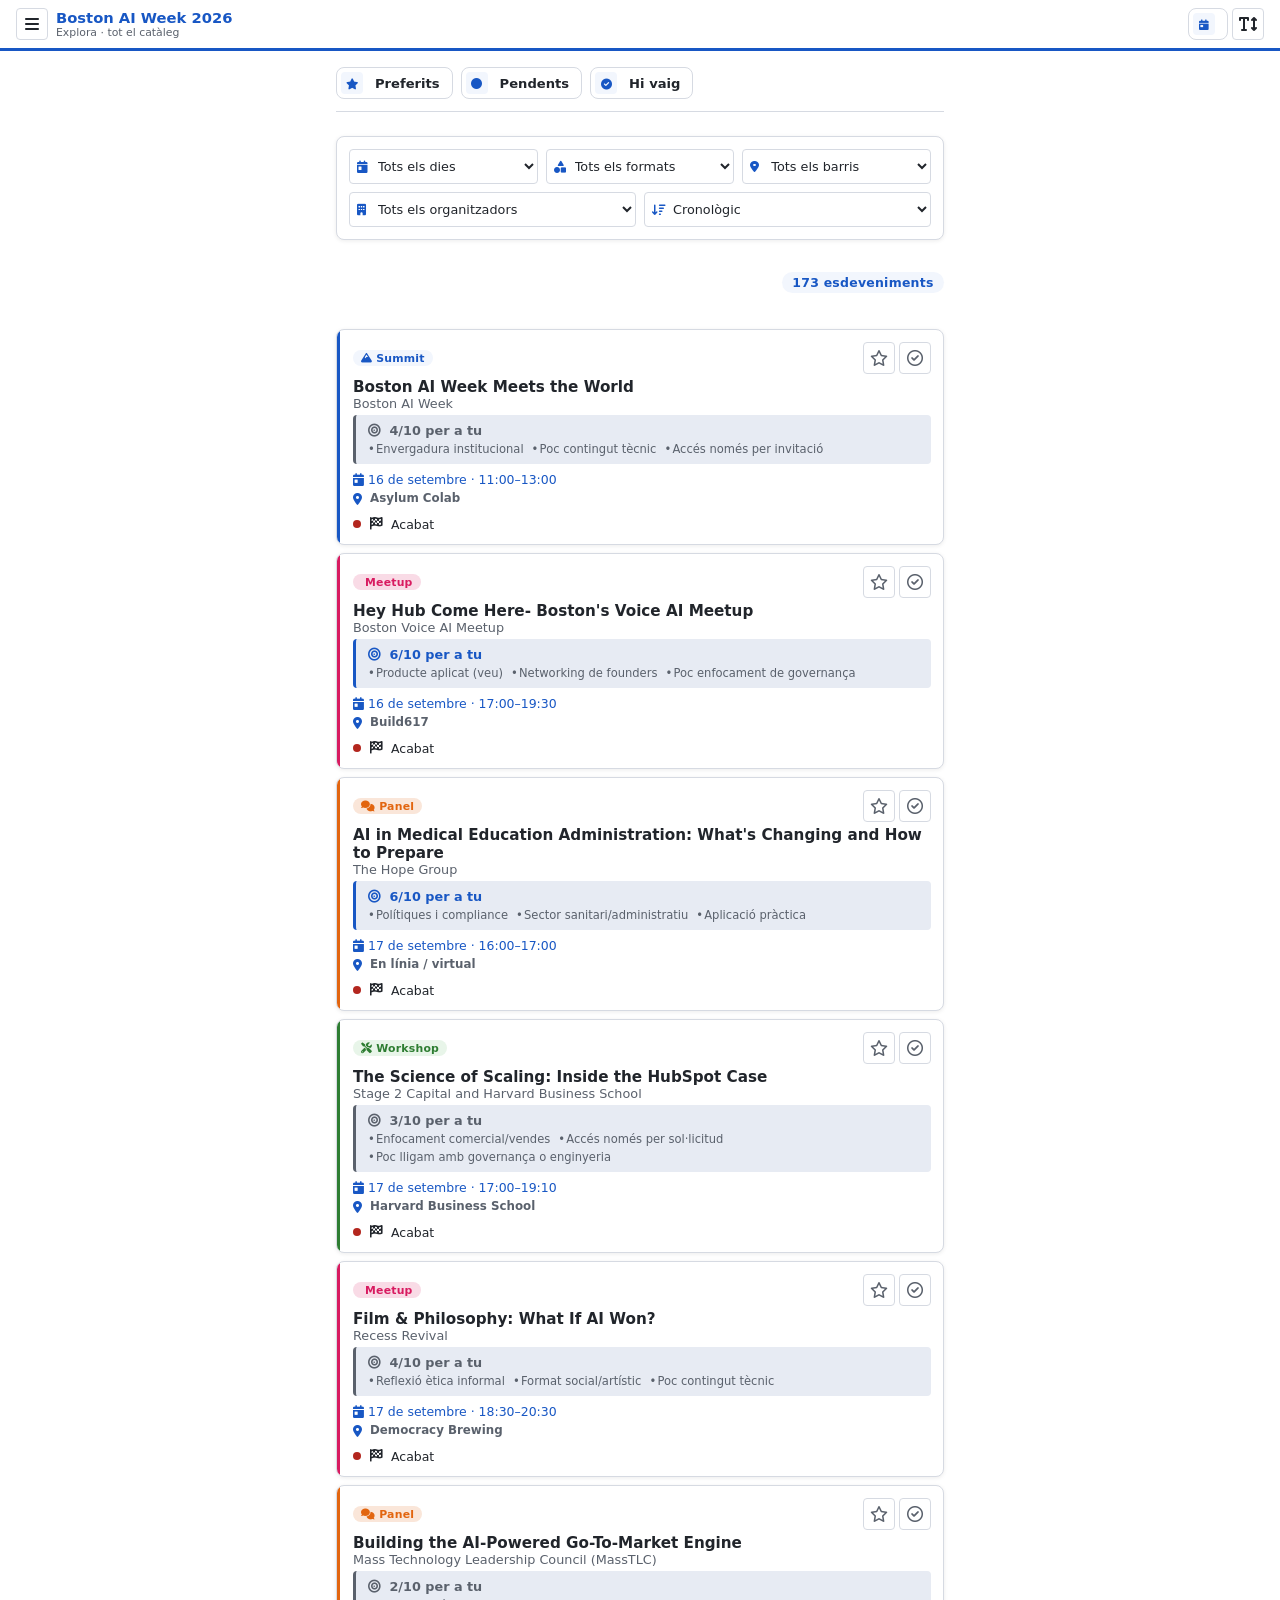
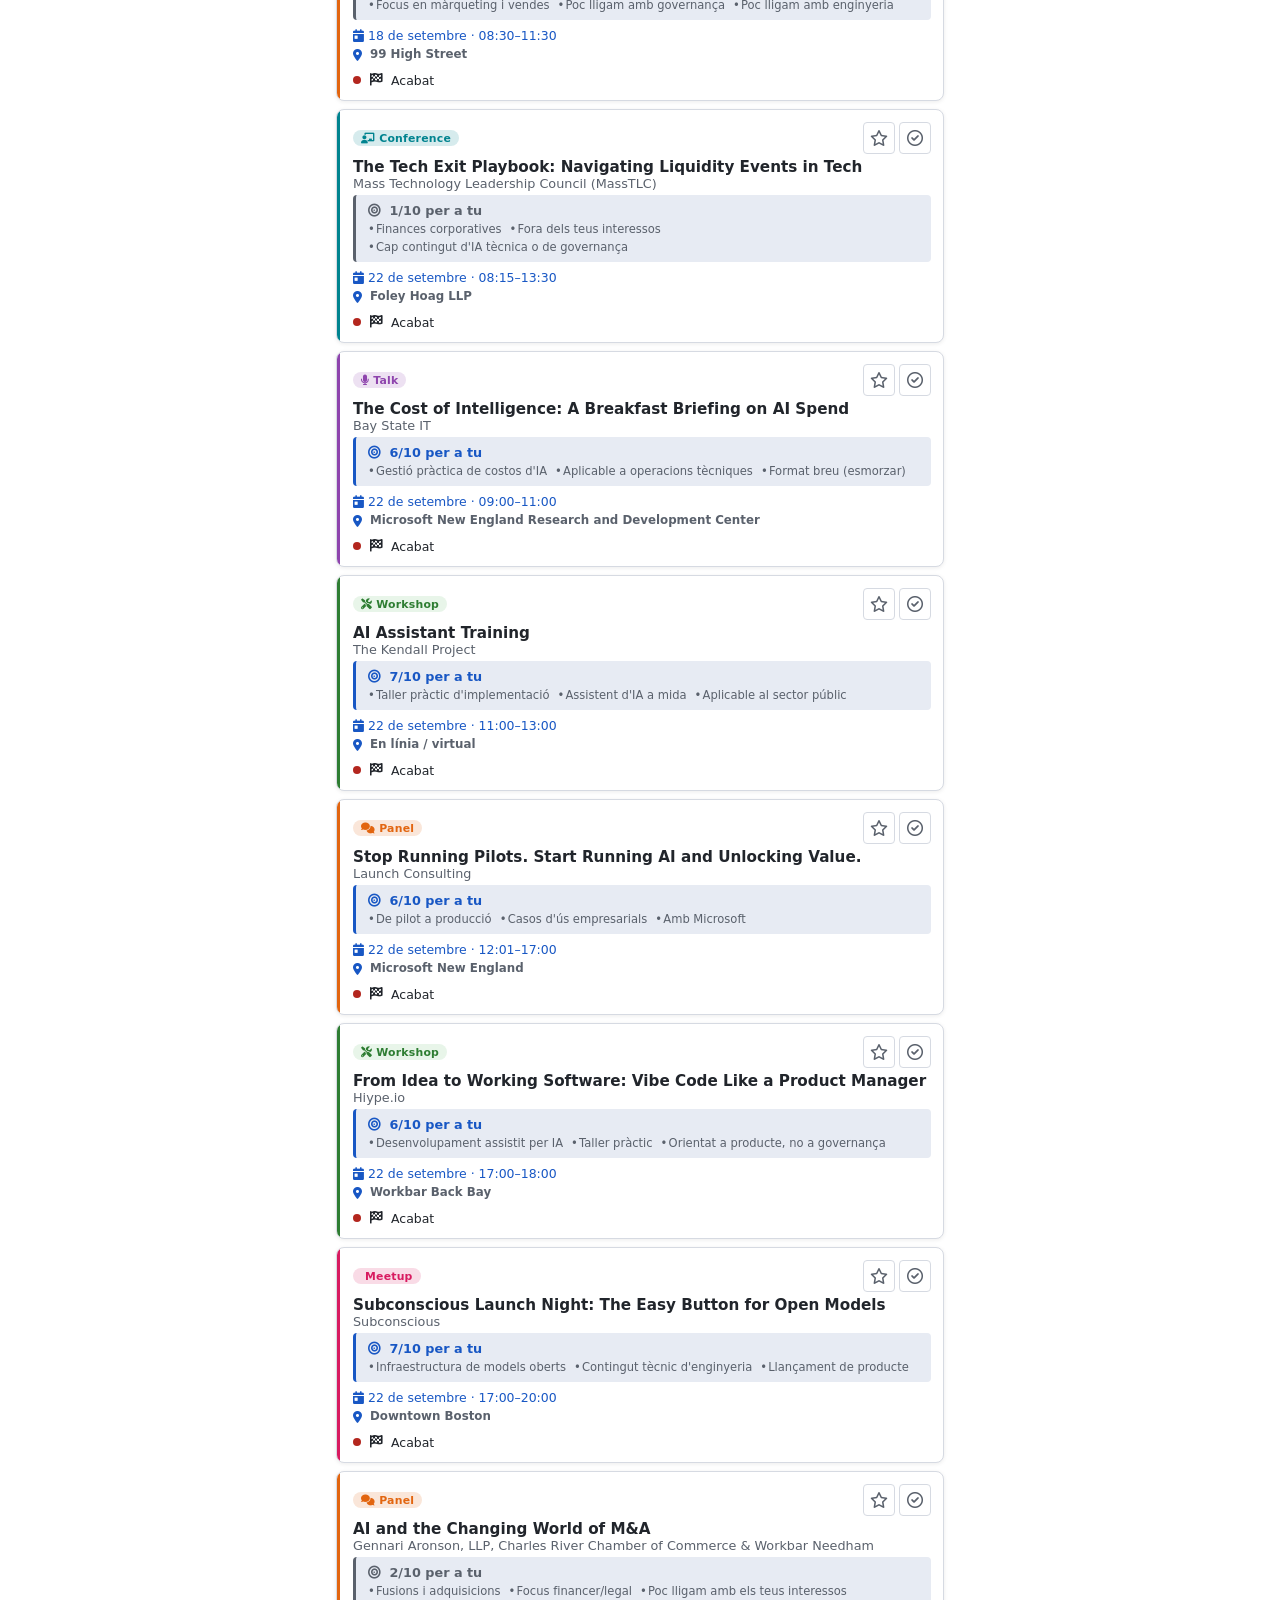
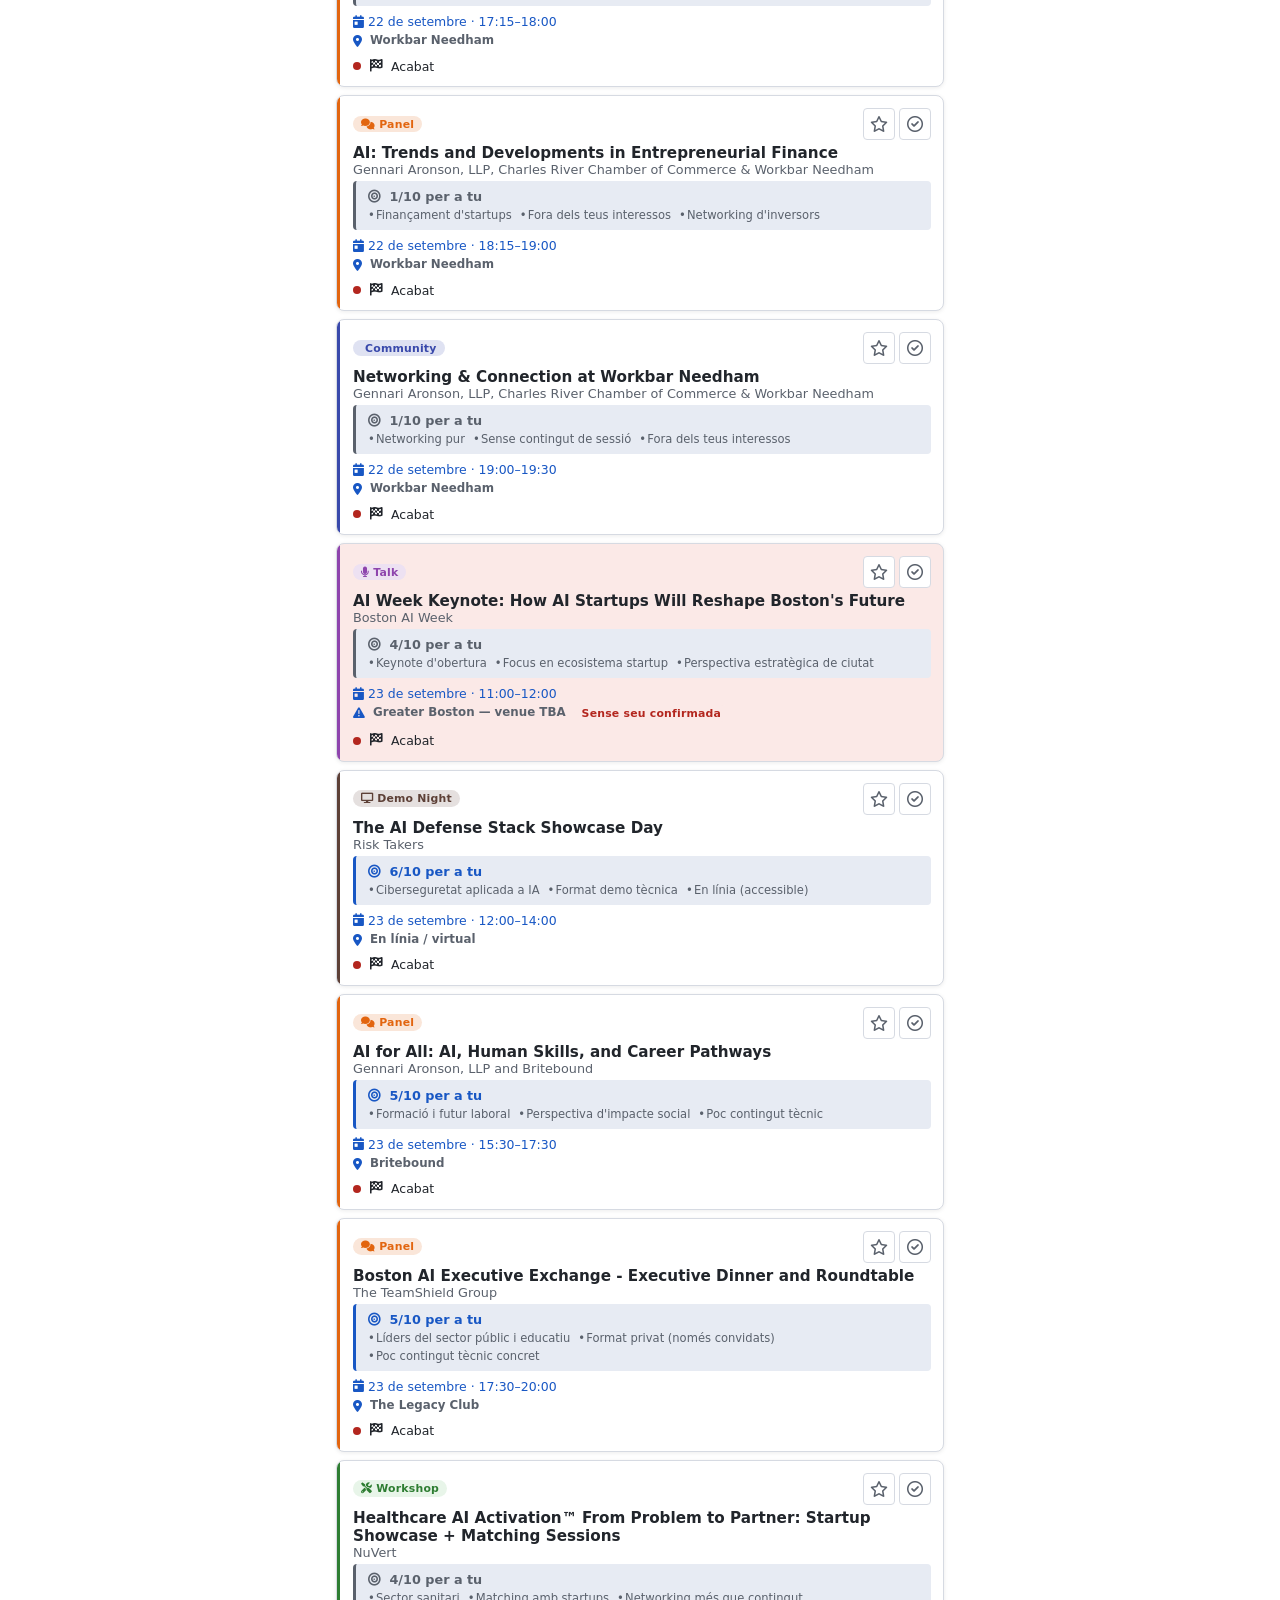
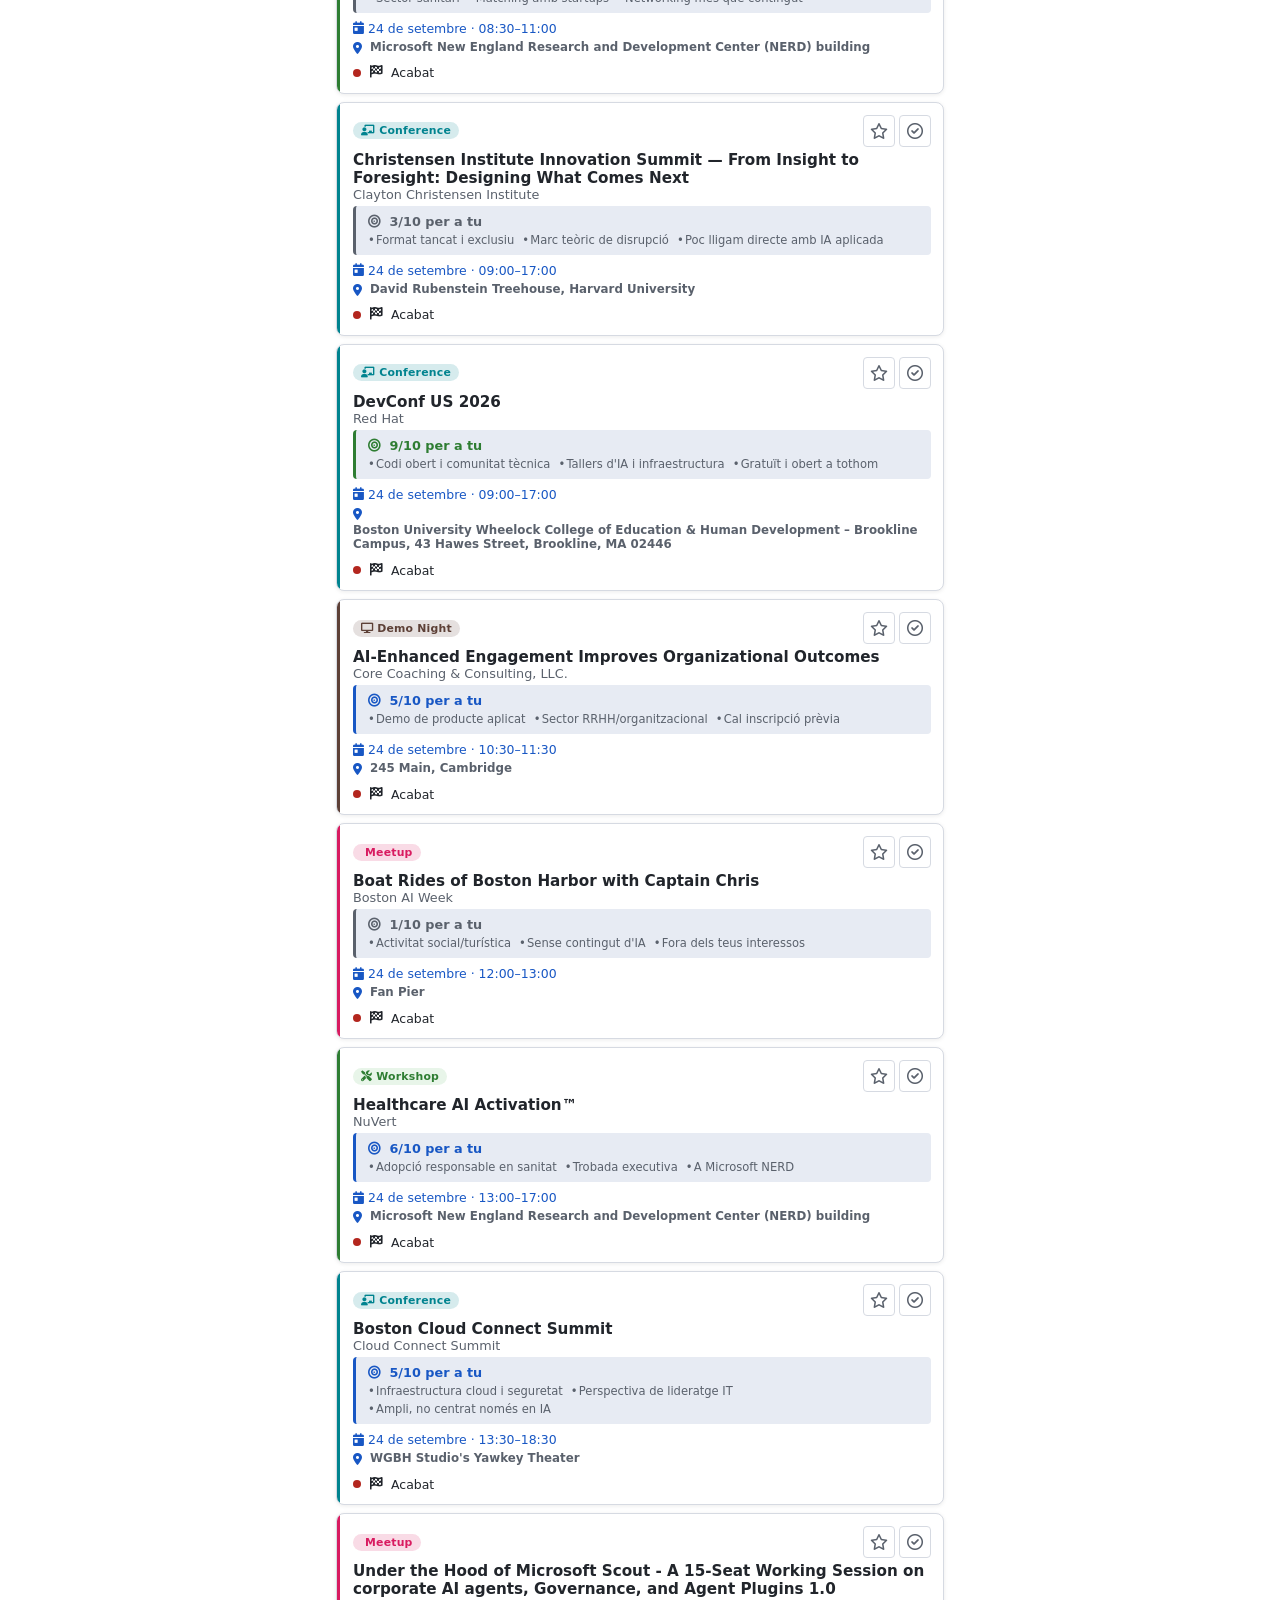
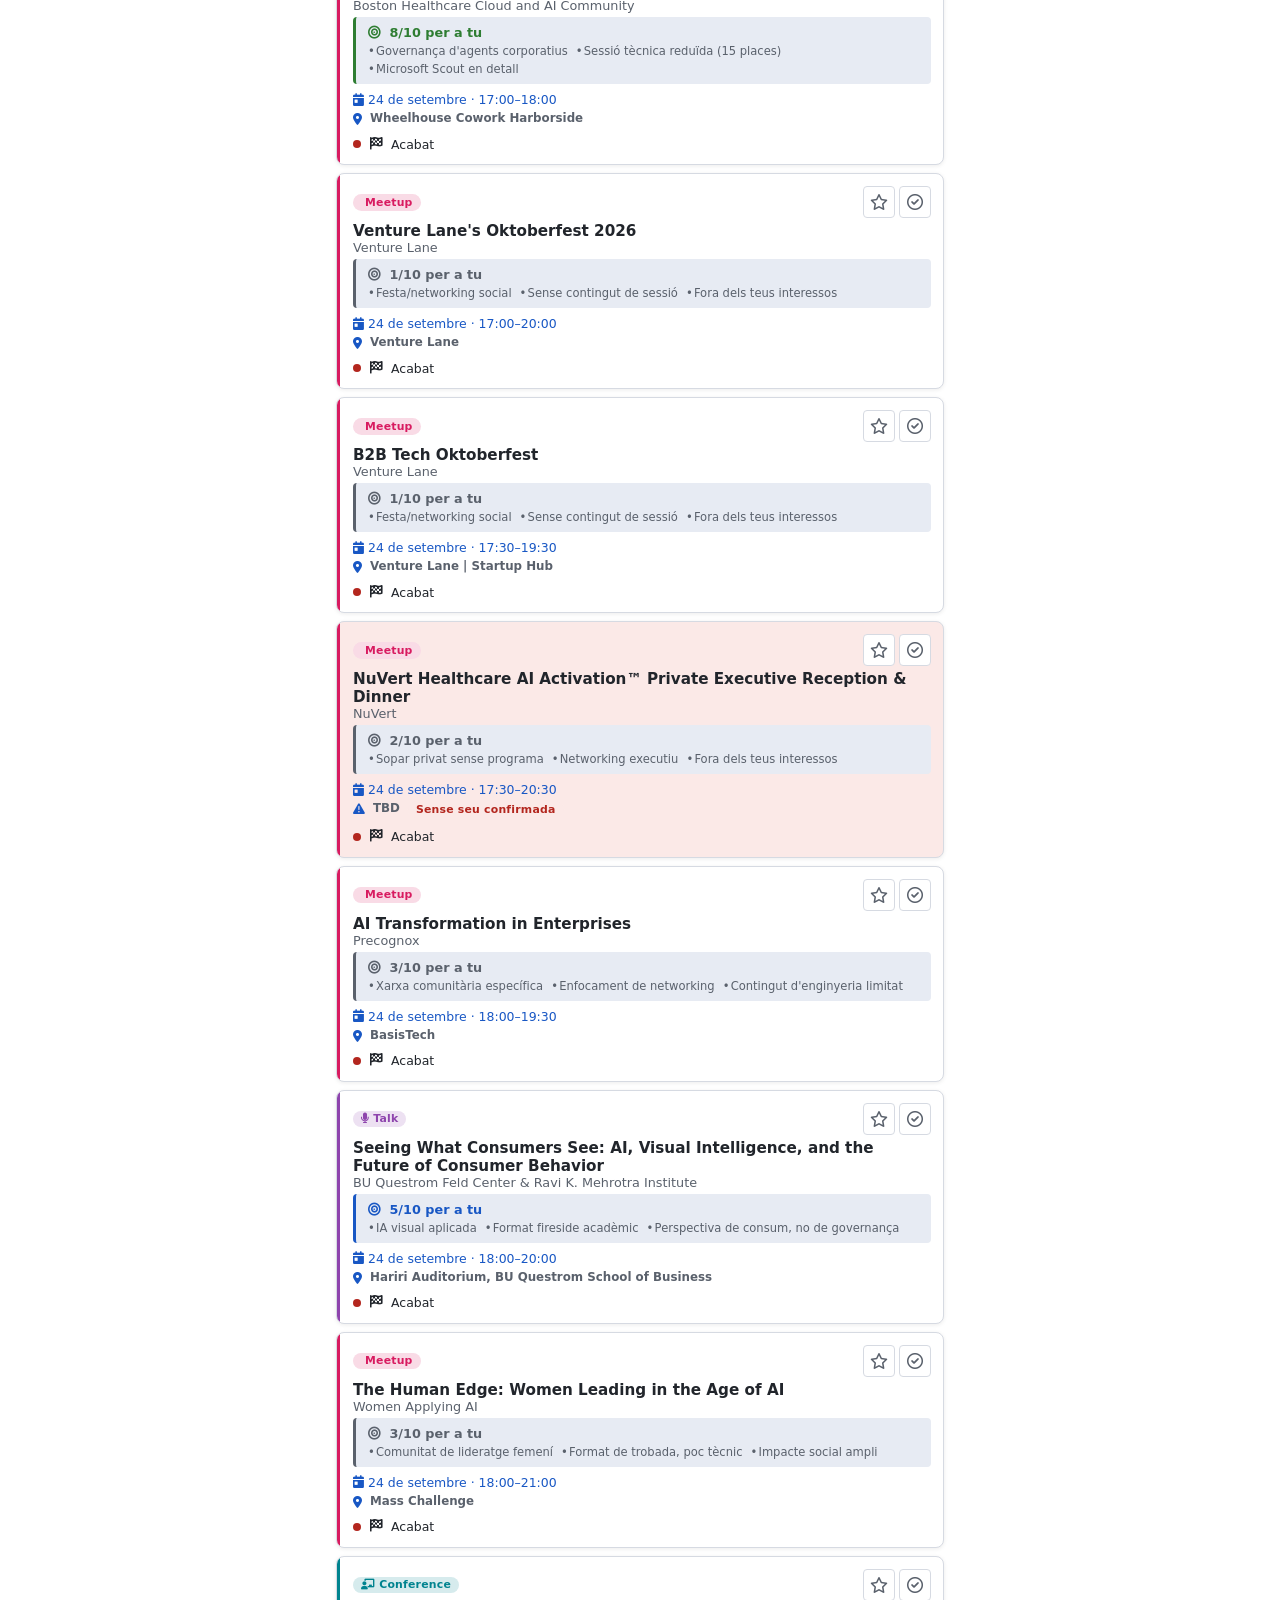
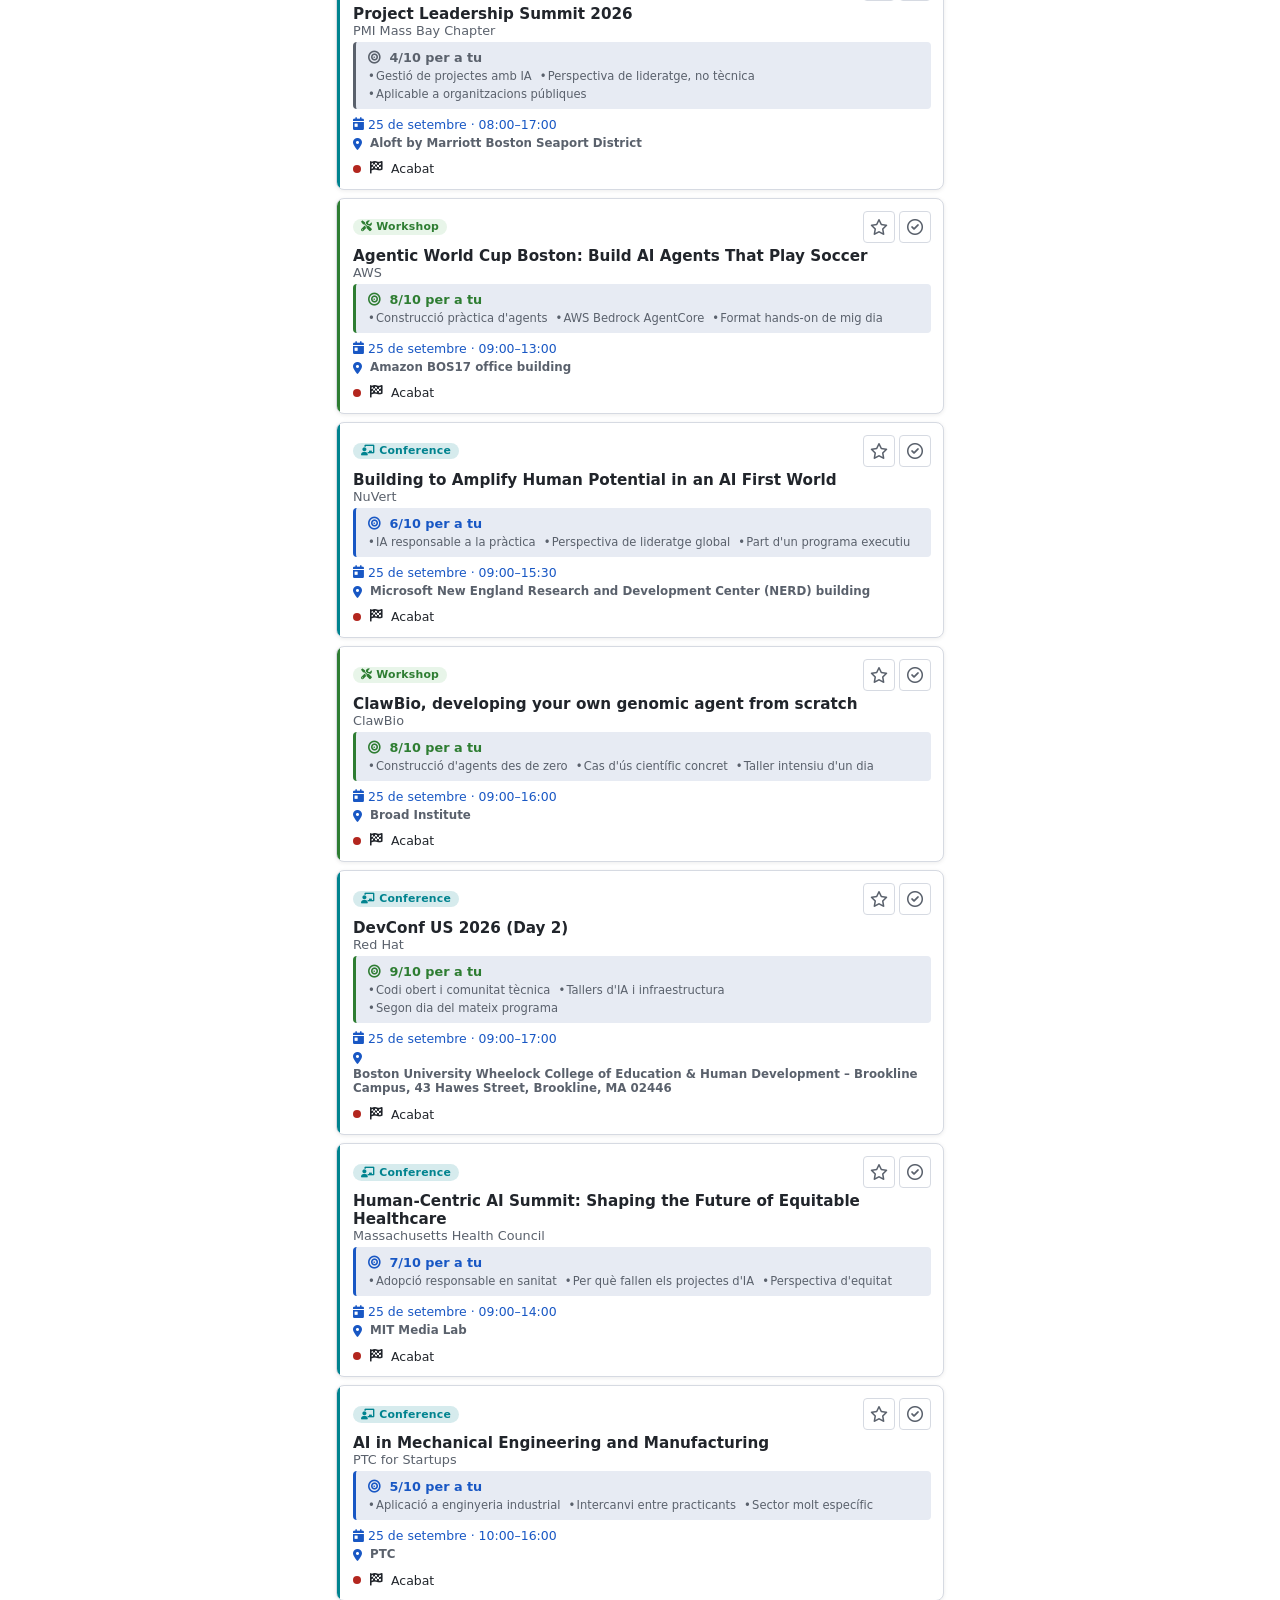
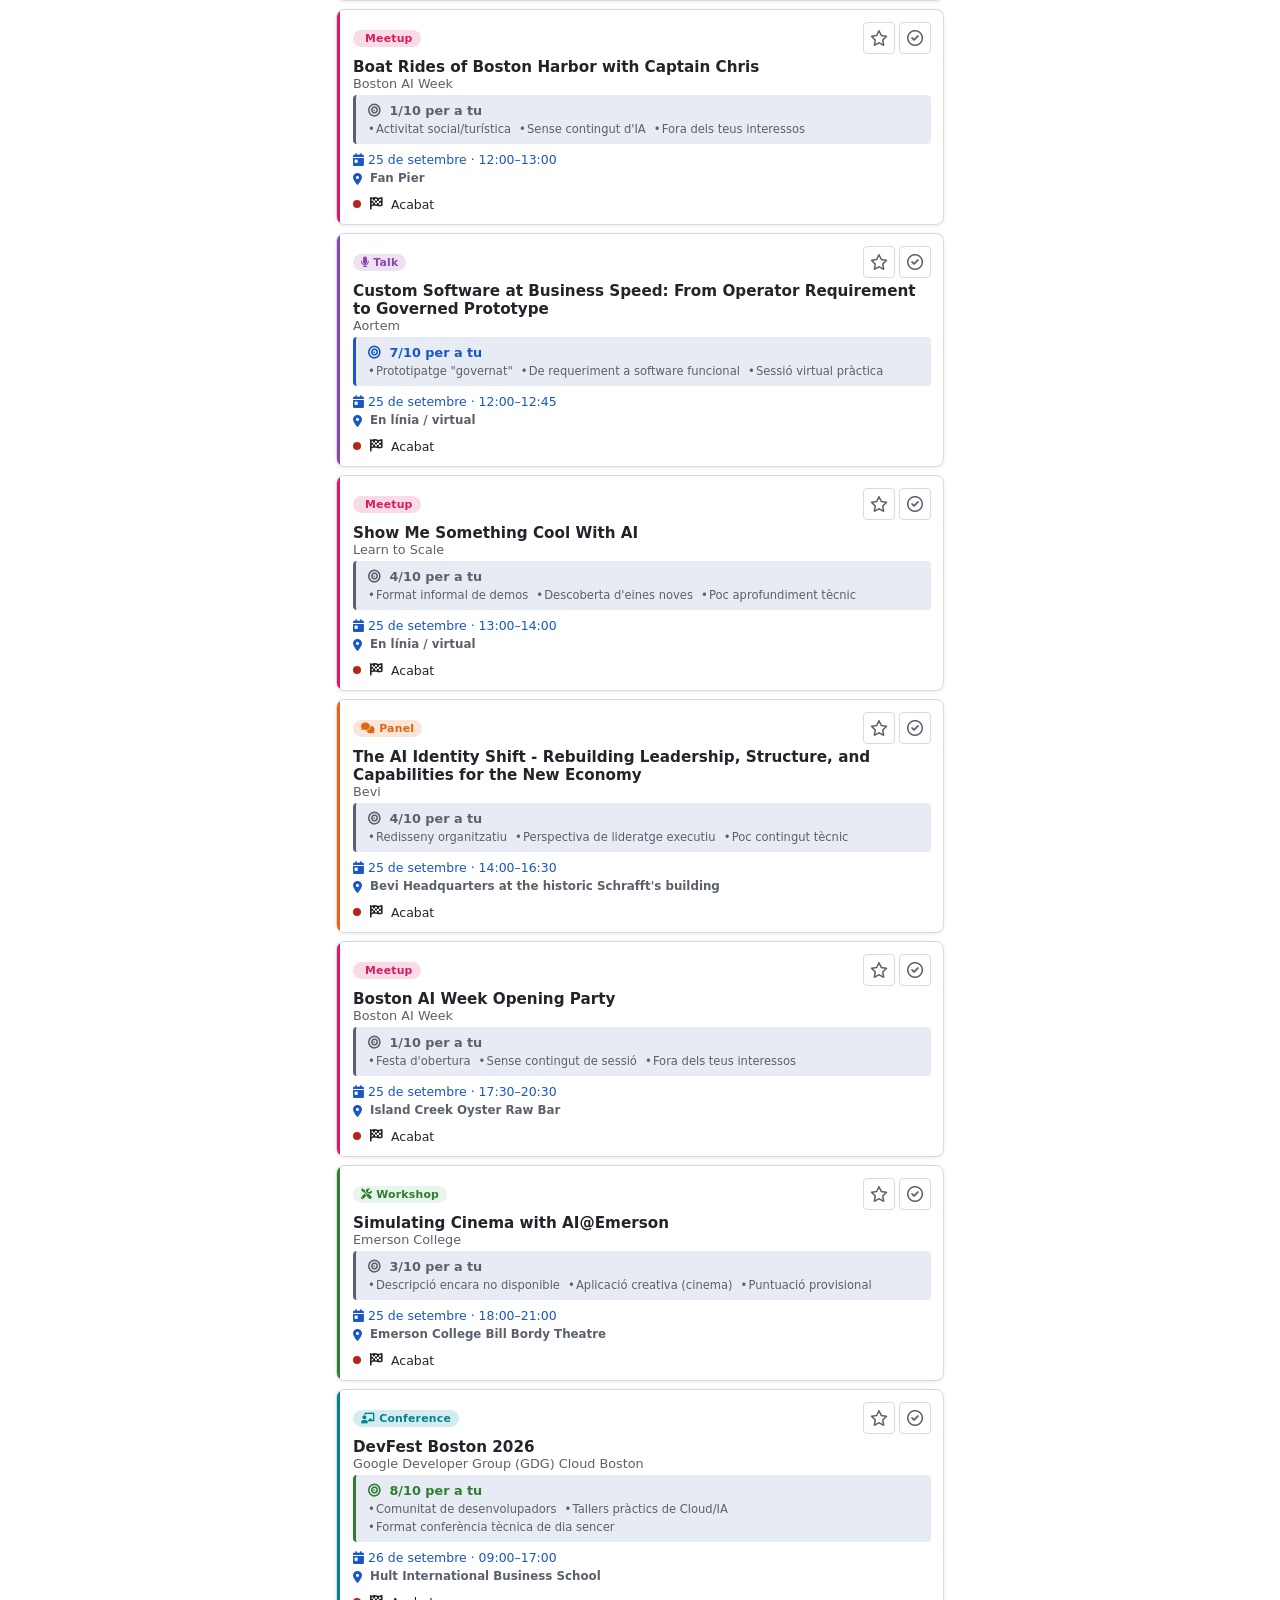
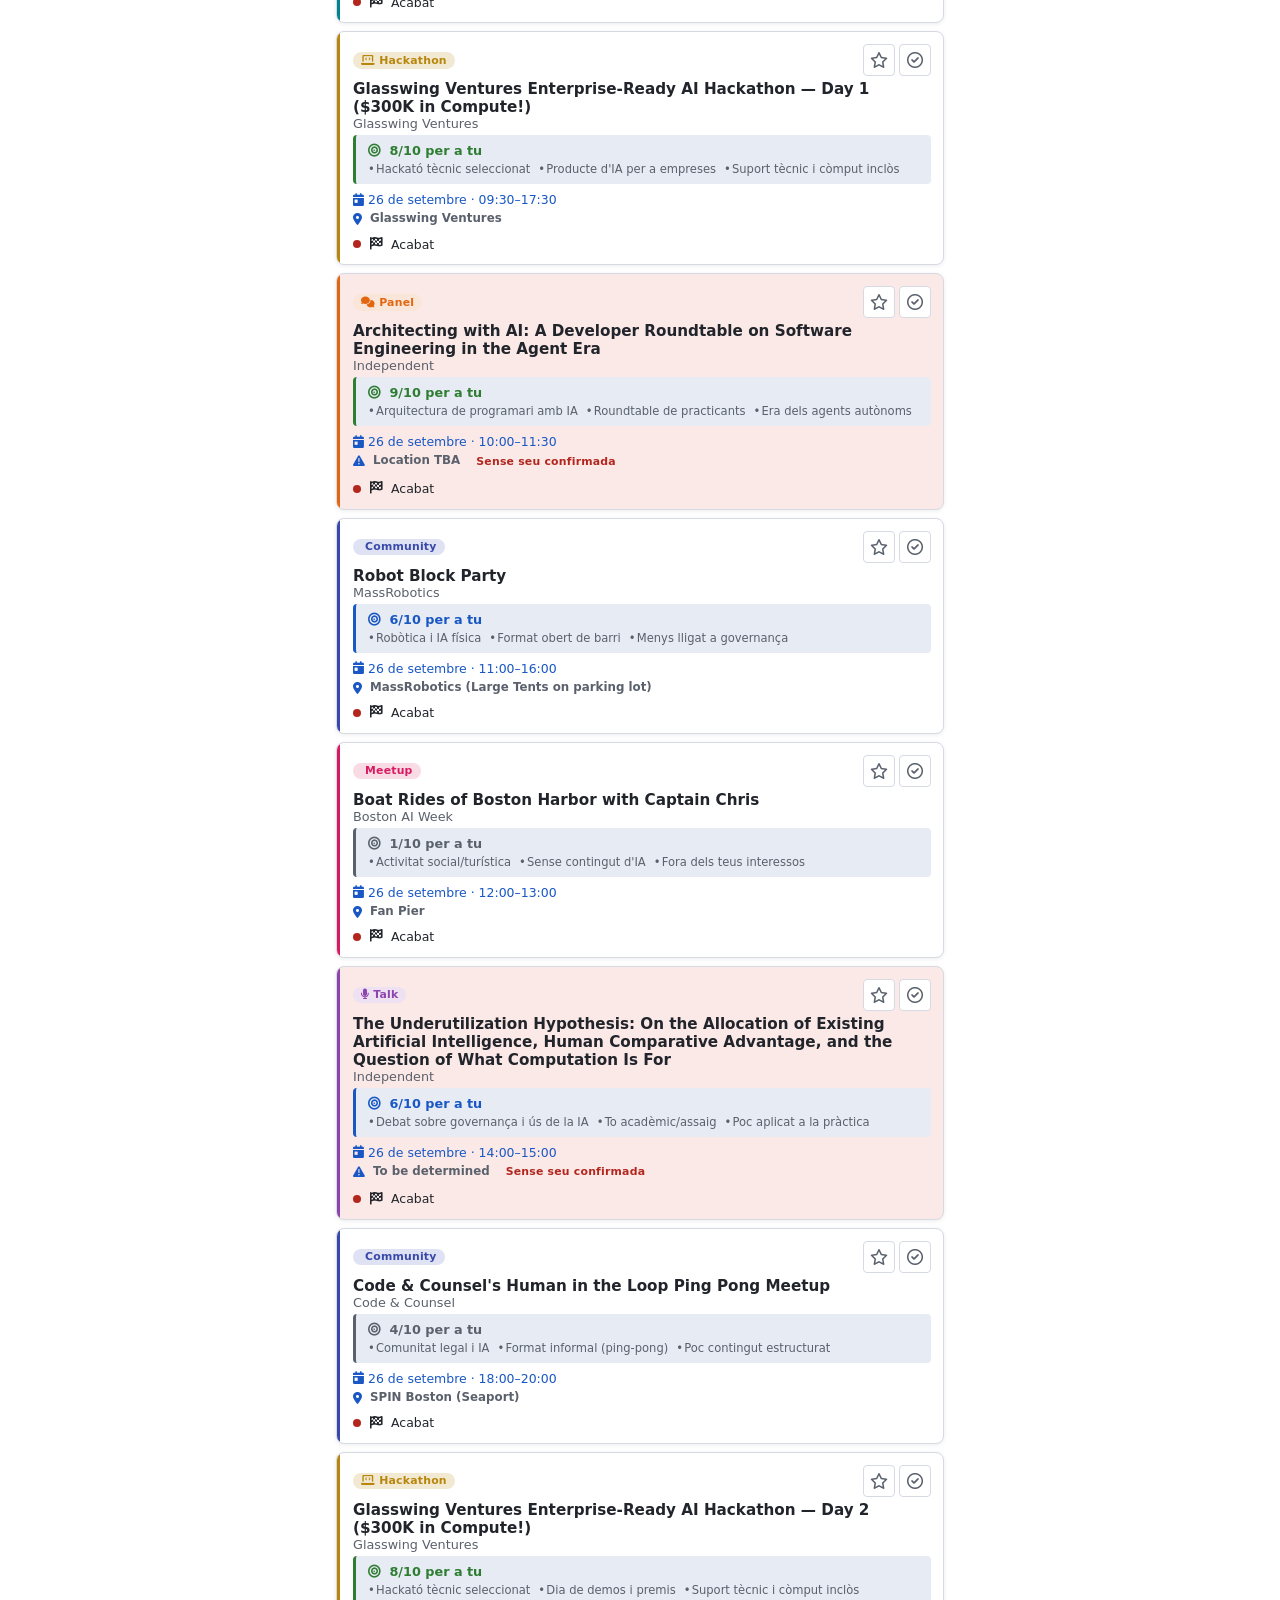
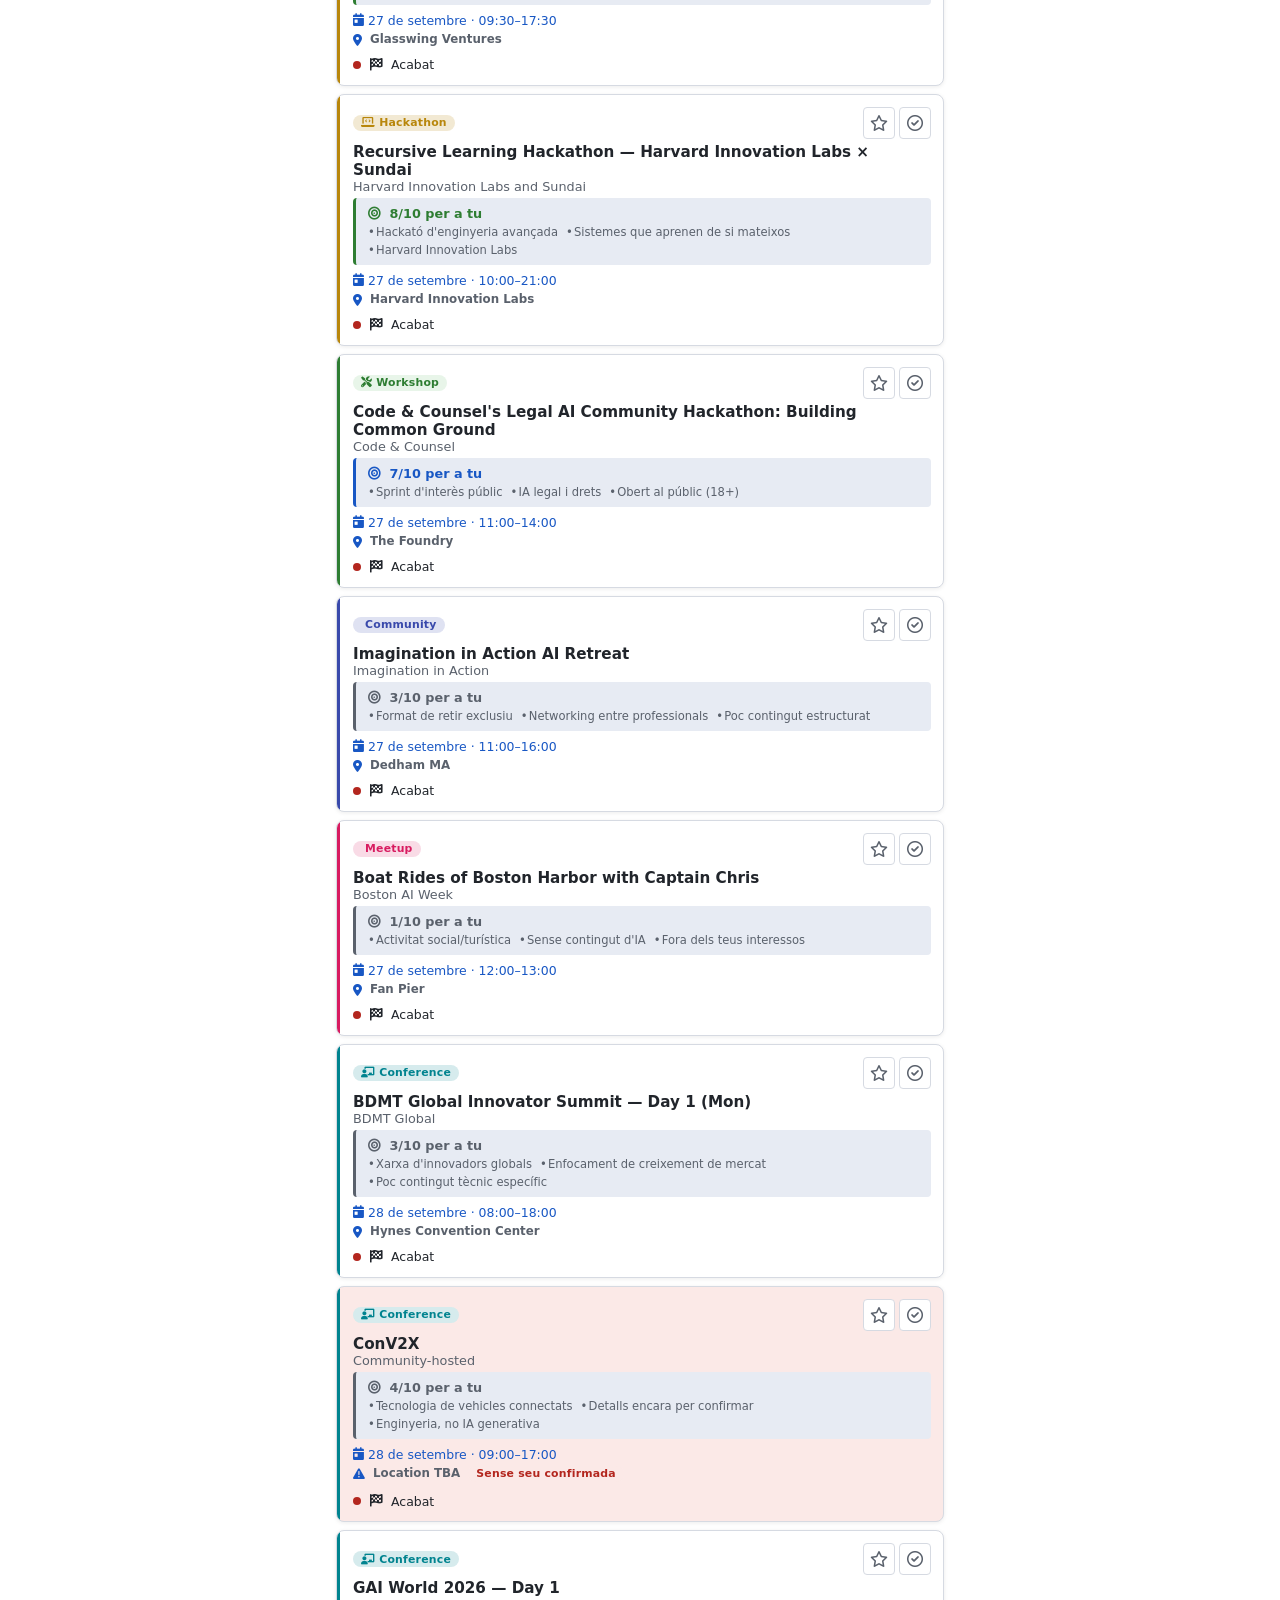
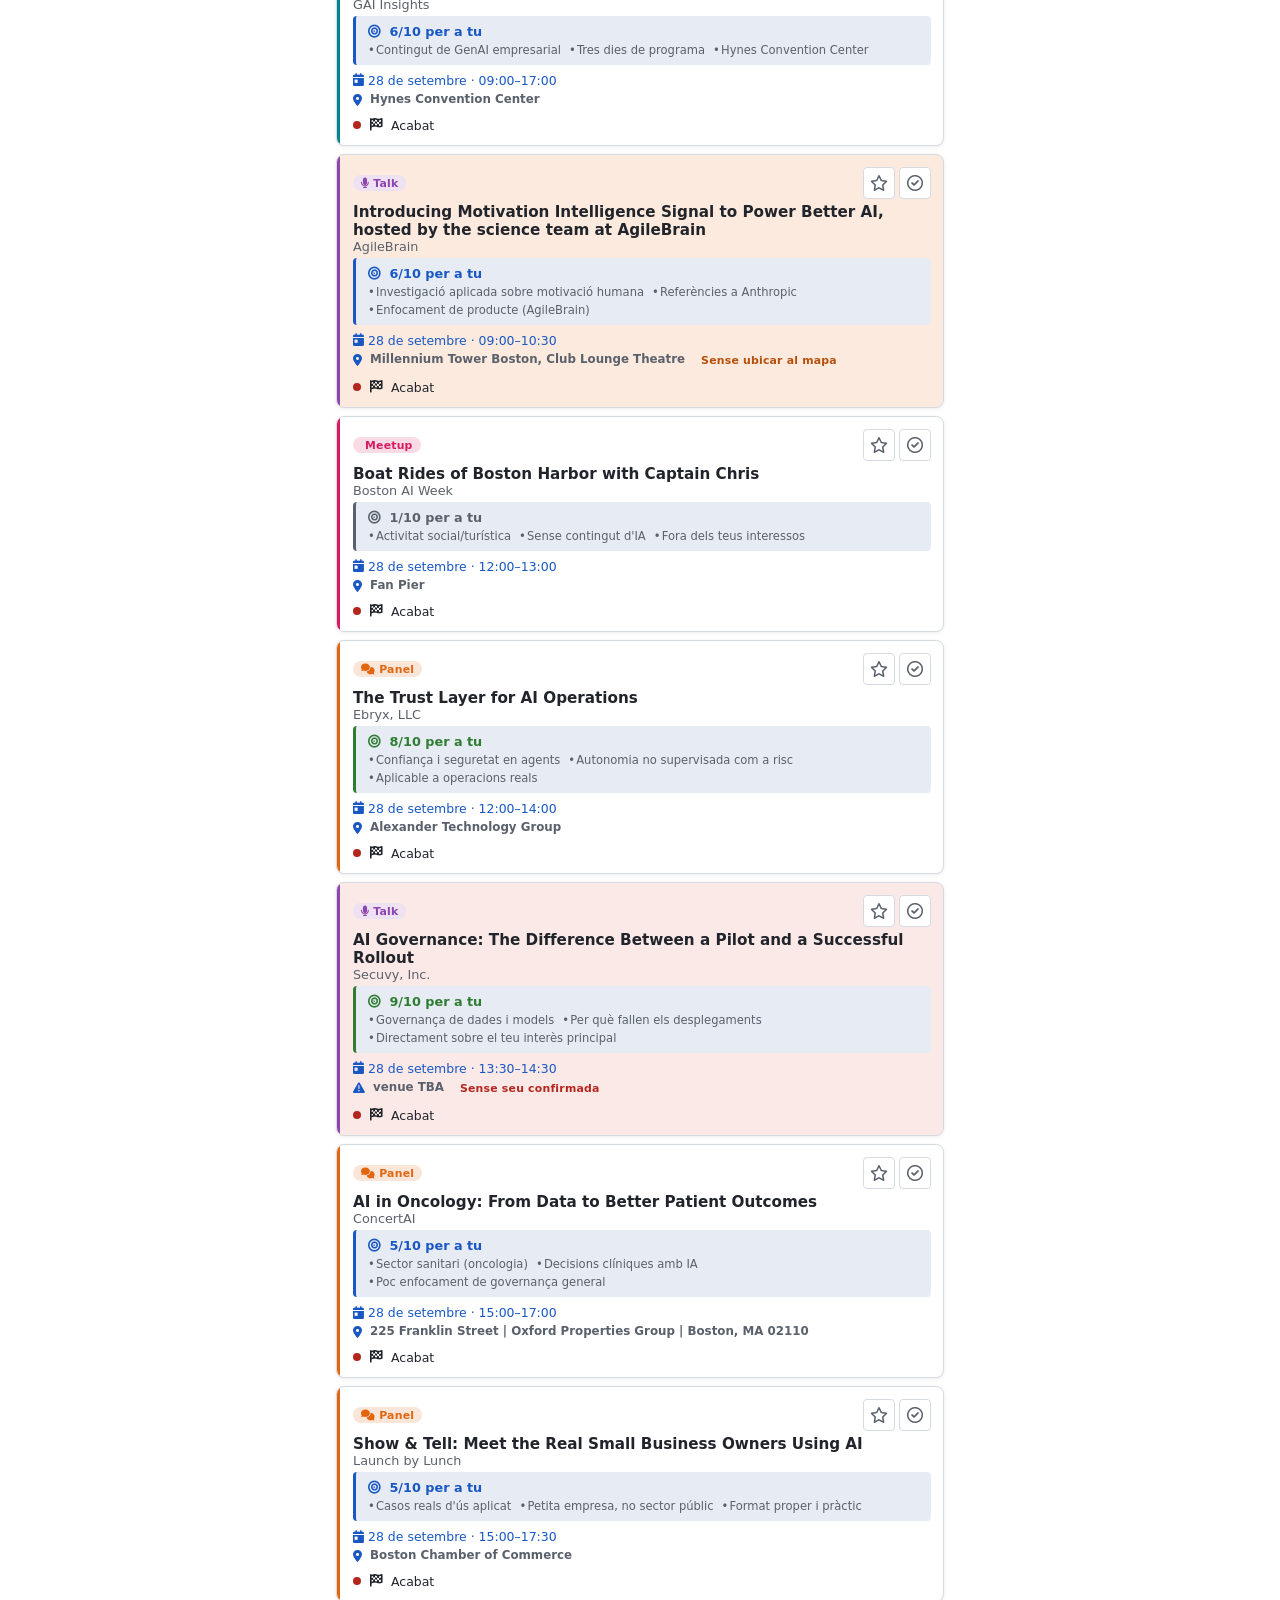
<file: index.html>
<!doctype html>
<html lang="ca" data-ds-skin="neutra">
<head>
  <meta charset="utf-8">
  <meta name="viewport" content="width=device-width, initial-scale=1, viewport-fit=cover">
  <title>Explora · Boston AI Week 2026</title>
  <meta name="description" content="Cerca i filtra tots els esdeveniments de Boston AI Week 2026.">
  <link rel="manifest" href="manifest.json">
  <meta name="theme-color" content="#1857c4">
  <link rel="icon" href="assets/icons/icon.svg" type="image/svg+xml">
  <link rel="stylesheet" href="assets/fontawesome/css/all.min.css">
  <link rel="stylesheet" href="assets/css/tokens.css">
  <link rel="stylesheet" href="assets/css/skins/skin-neutra.css">
  <link rel="stylesheet" href="assets/css/base.css">
  <link rel="stylesheet" href="assets/css/layout.css">
  <link rel="stylesheet" href="assets/css/components/card.css">
  <link rel="stylesheet" href="assets/css/components/badge.css">
  <link rel="stylesheet" href="assets/css/components/alert.css">
  <link rel="stylesheet" href="assets/css/components/status.css">
  <link rel="stylesheet" href="assets/css/components/button.css">
  <link rel="stylesheet" href="assets/css/components/input.css">
  <link rel="stylesheet" href="assets/css/components/empty.css">
  <link rel="stylesheet" href="assets/css/components/modal.css">
  <link rel="stylesheet" href="assets/css/components/tabbar.css">
  <link rel="stylesheet" href="assets/css/components/typography.css">
  <link rel="stylesheet" href="assets/css/app.css">
  <script src="assets/css/router.js"></script>
  <script src="assets/css/components/modal.js"></script>
  <script src="assets/css/components/tabbar.js"></script>
  <script src="js/config.js"></script>
</head>
<body>
  <a class="ds-skip-link" href="#main-content">Salta al contingut principal</a>

  <header class="aiwb-header-wrap">
    <div class="ds-site-header">
      <button class="ds-icon-button aiwb-header__menu-btn" id="btn-open-nav" type="button" aria-haspopup="dialog" aria-controls="dlg-nav" aria-label="Obre el menú de navegació">
        <i class="fa-solid fa-bars" aria-hidden="true"></i>
      </button>
      <div class="ds-site-header__text">
        <p class="ds-site-header__title">Boston AI Week 2026</p>
        <p class="ds-site-header__subtitle" id="aiwb-header-subtitle">Explora · tot el catàleg</p>
      </div>
      <div class="aiwb-header__actions">
        <button class="ds-button ds-button--sm ds-button--ghost aiwb-header__date-btn" id="btn-open-plan" type="button" aria-haspopup="dialog" aria-controls="dlg-plan">
          <i class="fa-solid fa-calendar-day" aria-hidden="true"></i>
          <span class="aiwb-sr-only">Mode Ara / Planificar</span>
        </button>
        <button class="ds-icon-button aiwb-header__fontsize-btn" id="btn-fontsize" type="button" aria-label="Augmenta la mida de la lletra">
          <i class="fa-solid fa-text-height" aria-hidden="true"></i>
        </button>
      </div>
    </div>
  </header>

  <div id="aiwb-backup-reminder"></div>

  <main id="main-content" class="ds-main" tabindex="-1">
    <div class="aiwb-filters" role="group" aria-label="Filtres" style="padding:0 0 var(--ds-space-3);">
      <button class="ds-button ds-button--sm ds-button--ghost" id="btn-filter-preferits" type="button">
        <i class="fa-solid fa-star" aria-hidden="true"></i> Preferits
      </button>
      <button class="ds-button ds-button--sm ds-button--ghost" id="btn-filter-pendents" type="button">
        <i class="fa-solid fa-circle" aria-hidden="true"></i> Pendents
      </button>
      <button class="ds-button ds-button--sm ds-button--ghost" id="btn-filter-triats" type="button">
        <i class="fa-solid fa-circle-check" aria-hidden="true"></i> Hi vaig
      </button>
    </div>

    <div class="aiwb-explora-toolbar">
      <div class="aiwb-select-icon">
        <i class="fa-solid fa-calendar-day" aria-hidden="true"></i>
        <label class="aiwb-sr-only" for="aiwb-filter-day">Filtra per dia</label>
        <select class="ds-input" id="aiwb-filter-day">
          <option value="">Tots els dies</option>
        </select>
      </div>

      <div class="aiwb-select-icon">
        <i class="fa-solid fa-shapes" aria-hidden="true"></i>
        <label class="aiwb-sr-only" for="aiwb-filter-format">Filtra per format</label>
        <select class="ds-input" id="aiwb-filter-format">
          <option value="">Tots els formats</option>
          <option value="Summit">Summit</option>
          <option value="Panel">Panel</option>
          <option value="Workshop">Workshop</option>
          <option value="Talk">Talk</option>
          <option value="Meetup">Meetup</option>
          <option value="Conference">Conference</option>
          <option value="Hackathon">Hackathon</option>
          <option value="DemoNight">Demo Night</option>
          <option value="Community">Community</option>
          <option value="Other">Altres</option>
        </select>
      </div>

      <div class="aiwb-select-icon">
        <i class="fa-solid fa-location-dot" aria-hidden="true"></i>
        <label class="aiwb-sr-only" for="aiwb-filter-neighborhood">Filtra per barri</label>
        <select class="ds-input" id="aiwb-filter-neighborhood">
          <option value="">Tots els barris</option>
        </select>
      </div>

      <div class="aiwb-select-icon">
        <i class="fa-solid fa-building" aria-hidden="true"></i>
        <label class="aiwb-sr-only" for="aiwb-filter-organizer">Filtra per organitzador</label>
        <select class="ds-input" id="aiwb-filter-organizer">
          <option value="">Tots els organitzadors</option>
        </select>
      </div>

      <div class="aiwb-select-icon">
        <i class="fa-solid fa-arrow-down-wide-short" aria-hidden="true"></i>
        <label class="aiwb-sr-only" for="aiwb-sort">Ordena els resultats</label>
        <select class="ds-input" id="aiwb-sort">
          <option value="chrono">Cronològic</option>
          <option value="relevance">Rellevància per a tu</option>
        </select>
      </div>
    </div>

    <div class="aiwb-explora-results">
      <span class="ds-badge ds-badge--primary aiwb-results-pill" id="aiwb-results-count">0</span>
    </div>

    <div id="aiwb-explora-list" aria-live="polite" style="display:flex; flex-direction:column; gap: var(--ds-space-2);">
      <p class="ds-text ds-text--sm ds-text--muted aiwb-loading"><span class="ds-spinner"></span> Carregant el catàleg…</p>
    </div>
  </main>

  <!-- Tabbar amagada temporalment (app.css .ds-tabbar) — substituïda pel
       menú hamburguesa (#dlg-nav, més avall). Es deixa el codi tal com
       és per poder-la reactivar sense refer-la. -->
  <nav class="ds-tabbar" aria-label="Navegació principal">
    <a class="ds-tabbar__item" data-tab="index" href="index.html"><i class="fa-solid fa-magnifying-glass" aria-hidden="true"></i><span>Explora</span></a>
    <a class="ds-tabbar__item" data-tab="ara" href="ara.html"><i class="fa-solid fa-bolt" aria-hidden="true"></i><span>Ara</span></a>
    <a class="ds-tabbar__item" data-tab="ruta" href="ruta.html"><i class="fa-solid fa-route" aria-hidden="true"></i><span>Ruta<span class="ds-tabbar__badge" id="aiwb-route-badge" hidden>0</span></span></a>
    <a class="ds-tabbar__item" data-tab="mapa" href="mapa.html"><i class="fa-solid fa-map" aria-hidden="true"></i><span>Mapa</span></a>
  </nav>

  <dialog class="ds-modal ds-modal--sm" id="dlg-plan" aria-labelledby="dlg-plan-title">
    <div class="ds-modal__header">
      <p class="ds-modal__title" id="dlg-plan-title">Ara o planificar?</p>
      <button class="ds-icon-button" data-ds-modal-close aria-label="Tanca"><i class="fa-solid fa-xmark" aria-hidden="true"></i></button>
    </div>
    <div class="ds-modal__body">
      <div class="aiwb-plan-toggle" role="group" aria-label="Mode">
        <button class="ds-button ds-button--sm" id="btn-mode-ara" type="button">Ara</button>
        <button class="ds-button ds-button--sm ds-button--ghost" id="btn-mode-planificar" type="button">Planificar</button>
      </div>
      <div class="aiwb-plan-fields" id="aiwb-plan-fields" hidden>
        <div>
          <label class="ds-text ds-text--sm" for="aiwb-plan-date">Data</label>
          <input class="ds-input" type="date" id="aiwb-plan-date">
        </div>
        <div>
          <label class="ds-text ds-text--sm" for="aiwb-plan-time">Hora</label>
          <input class="ds-input" type="time" id="aiwb-plan-time">
        </div>
      </div>
      <p class="ds-text ds-text--sm ds-text--muted" style="margin-top:var(--ds-space-3);">Totes les hores són de Boston (America/New_York), independentment del teu dispositiu.</p>
    </div>
  </dialog>

  <dialog class="ds-modal ds-modal--sm" id="dlg-nav" aria-labelledby="dlg-nav-title">
    <div class="ds-modal__header">
      <p class="ds-modal__title" id="dlg-nav-title">Menú</p>
      <button class="ds-icon-button" data-ds-modal-close aria-label="Tanca"><i class="fa-solid fa-xmark" aria-hidden="true"></i></button>
    </div>
    <div class="ds-modal__body">
      <nav class="aiwb-nav-menu" aria-label="Navegació principal">
        <a class="aiwb-nav-menu__item" data-nav-page="index" href="index.html">
          <span class="aiwb-nav-menu__icon"><i class="fa-solid fa-magnifying-glass" aria-hidden="true"></i></span>
          <span class="aiwb-nav-menu__text">
            <span class="aiwb-nav-menu__title">Explora</span>
            <span class="aiwb-nav-menu__desc">Cerca i filtra tot el catàleg d'esdeveniments.</span>
          </span>
        </a>
        <a class="aiwb-nav-menu__item" data-nav-page="ara" href="ara.html">
          <span class="aiwb-nav-menu__icon"><i class="fa-solid fa-bolt" aria-hidden="true"></i></span>
          <span class="aiwb-nav-menu__text">
            <span class="aiwb-nav-menu__title">Ara</span>
            <span class="aiwb-nav-menu__desc">Què comença aviat, què està en curs i què ha acabat avui.</span>
          </span>
        </a>
        <a class="aiwb-nav-menu__item" data-nav-page="ruta" href="ruta.html">
          <span class="aiwb-nav-menu__icon"><i class="fa-solid fa-route" aria-hidden="true"></i></span>
          <span class="aiwb-nav-menu__text">
            <span class="aiwb-nav-menu__title">Ruta</span>
            <span class="aiwb-nav-menu__desc">La teva selecció d'esdeveniments, agrupada per seu i amb un ordre suggerit.</span>
          </span>
        </a>
        <a class="aiwb-nav-menu__item" data-nav-page="mapa" href="mapa.html">
          <span class="aiwb-nav-menu__icon"><i class="fa-solid fa-map" aria-hidden="true"></i></span>
          <span class="aiwb-nav-menu__text">
            <span class="aiwb-nav-menu__title">Mapa</span>
            <span class="aiwb-nav-menu__desc">Totes les seus amb coordenades verificades.</span>
          </span>
        </a>
      </nav>
      <hr class="aiwb-nav-menu__divider">
      <div class="aiwb-backup-actions">
        <button class="ds-button ds-button--sm ds-button--ghost" id="btn-backup-save" type="button">
          <i class="fa-solid fa-download" aria-hidden="true"></i> Desa una còpia
        </button>
        <button class="ds-button ds-button--sm ds-button--ghost" id="btn-backup-restore" type="button">
          <i class="fa-solid fa-upload" aria-hidden="true"></i> Restaura una còpia
        </button>
        <input type="file" id="aiwb-backup-file" accept="application/json" hidden>
      </div>
      <p class="ds-text ds-text--sm ds-text--muted">Preferits, "hi vaig" i ruta es guarden només en aquest navegador — Safari els pot esborrar si no obres l'app en uns dies. Fes una còpia de tant en tant.</p>

    </div>
  </dialog>

  <dialog class="ds-modal ds-modal--fit" id="dlg-fitxa" aria-labelledby="dlg-fitxa-title">
    <div class="ds-modal__header">
      <p class="ds-modal__title" id="dlg-fitxa-title">Fitxa d'esdeveniment</p>
      <button class="ds-icon-button" data-ds-modal-close aria-label="Tanca"><i class="fa-solid fa-xmark" aria-hidden="true"></i></button>
    </div>
    <div class="ds-modal__body" id="dlg-fitxa-body"></div>
  </dialog>

  <script src="js/fontsize.js"></script>
  <script src="js/navmenu.js"></script>
  <script src="js/planmode.js"></script>
  <script src="js/backup.js"></script>
  <script src="js/explora.js"></script>
</body>
</html>
</file>
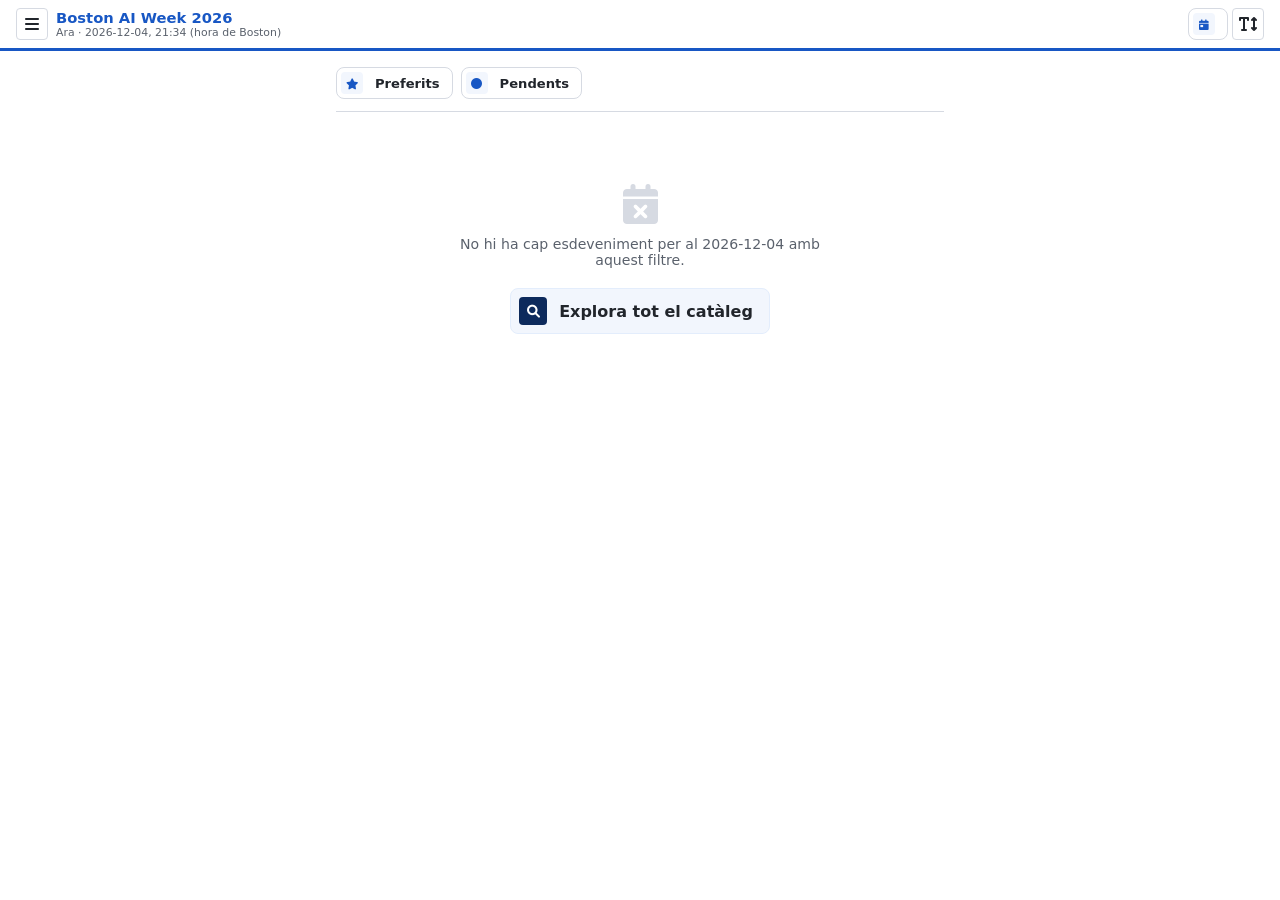
<file: ara.html>
<!doctype html>
<html lang="ca" data-ds-skin="neutra">
<head>
  <meta charset="utf-8">
  <meta name="viewport" content="width=device-width, initial-scale=1, viewport-fit=cover">
  <title>Ara · Boston AI Week 2026</title>
  <meta name="description" content="Guia de butxaca independent (no oficial) de tots els esdeveniments de Boston AI Week 2026.">
  <link rel="manifest" href="manifest.json">
  <meta name="theme-color" content="#1857c4">
  <link rel="icon" href="assets/icons/icon.svg" type="image/svg+xml">
  <link rel="stylesheet" href="assets/fontawesome/css/all.min.css">
  <link rel="stylesheet" href="assets/css/tokens.css">
  <link rel="stylesheet" href="assets/css/skins/skin-neutra.css">
  <link rel="stylesheet" href="assets/css/base.css">
  <link rel="stylesheet" href="assets/css/layout.css">
  <link rel="stylesheet" href="assets/css/components/card.css">
  <link rel="stylesheet" href="assets/css/components/badge.css">
  <link rel="stylesheet" href="assets/css/components/alert.css">
  <link rel="stylesheet" href="assets/css/components/status.css">
  <link rel="stylesheet" href="assets/css/components/button.css">
  <link rel="stylesheet" href="assets/css/components/empty.css">
  <link rel="stylesheet" href="assets/css/components/spinner.css">
  <link rel="stylesheet" href="assets/css/components/modal.css">
  <link rel="stylesheet" href="assets/css/components/tabbar.css">
  <link rel="stylesheet" href="assets/css/components/typography.css">
  <link rel="stylesheet" href="assets/css/app.css">
  <script src="assets/css/router.js"></script>
  <script src="assets/css/components/modal.js"></script>
  <script src="assets/css/components/tabbar.js"></script>
  <script src="js/config.js"></script>
</head>
<body>
  <a class="ds-skip-link" href="#main-content">Salta al contingut principal</a>

  <header class="aiwb-header-wrap">
    <div class="ds-site-header">
      <button class="ds-icon-button aiwb-header__menu-btn" id="btn-open-nav" type="button" aria-haspopup="dialog" aria-controls="dlg-nav" aria-label="Obre el menú de navegació">
        <i class="fa-solid fa-bars" aria-hidden="true"></i>
      </button>
      <div class="ds-site-header__text">
        <p class="ds-site-header__title">Boston AI Week 2026</p>
        <p class="ds-site-header__subtitle" id="aiwb-header-subtitle">—</p>
      </div>
      <div class="aiwb-header__actions">
        <button class="ds-button ds-button--sm ds-button--ghost aiwb-header__date-btn" id="btn-open-plan" type="button" aria-haspopup="dialog" aria-controls="dlg-plan">
          <i class="fa-solid fa-calendar-day" aria-hidden="true"></i>
          <span class="aiwb-sr-only">Mode Ara / Planificar</span>
        </button>
        <button class="ds-icon-button aiwb-header__fontsize-btn" id="btn-fontsize" type="button" aria-label="Augmenta la mida de la lletra">
          <i class="fa-solid fa-text-height" aria-hidden="true"></i>
        </button>
      </div>
    </div>
  </header>

  <div id="aiwb-backup-reminder"></div>

  <main id="main-content" class="ds-main" tabindex="-1">

    <div class="aiwb-filters" role="group" aria-label="Filtres" style="padding:0 0 var(--ds-space-3);">
      <button class="ds-button ds-button--sm ds-button--ghost" id="btn-filter-preferits" type="button">
        <i class="fa-solid fa-star" aria-hidden="true"></i> Preferits
      </button>
      <button class="ds-button ds-button--sm ds-button--ghost" id="btn-filter-pendents" type="button">
        <i class="fa-solid fa-circle" aria-hidden="true"></i> Pendents
      </button>
    </div>

    <div id="aiwb-ara-list" aria-live="polite">
      <p class="ds-text ds-text--sm ds-text--muted aiwb-loading"><span class="ds-spinner"></span> Carregant el catàleg…</p>
    </div>

  </main>

  <!-- Tabbar amagada temporalment (app.css .ds-tabbar) — substituïda pel
       menú hamburguesa (#dlg-nav, més avall). Es deixa el codi tal com
       és per poder-la reactivar sense refer-la. -->
  <nav class="ds-tabbar" aria-label="Navegació principal">
    <a class="ds-tabbar__item" data-tab="index" href="index.html"><i class="fa-solid fa-magnifying-glass" aria-hidden="true"></i><span>Explora</span></a>
    <a class="ds-tabbar__item" data-tab="ara" href="ara.html"><i class="fa-solid fa-bolt" aria-hidden="true"></i><span>Ara</span></a>
    <a class="ds-tabbar__item" data-tab="ruta" href="ruta.html"><i class="fa-solid fa-route" aria-hidden="true"></i><span>Ruta<span class="ds-tabbar__badge" id="aiwb-route-badge" hidden>0</span></span></a>
    <a class="ds-tabbar__item" data-tab="mapa" href="mapa.html"><i class="fa-solid fa-map" aria-hidden="true"></i><span>Mapa</span></a>
  </nav>

  <dialog class="ds-modal ds-modal--sm" id="dlg-nav" aria-labelledby="dlg-nav-title">
    <div class="ds-modal__header">
      <p class="ds-modal__title" id="dlg-nav-title">Menú</p>
      <button class="ds-icon-button" data-ds-modal-close aria-label="Tanca"><i class="fa-solid fa-xmark" aria-hidden="true"></i></button>
    </div>
    <div class="ds-modal__body">
      <nav class="aiwb-nav-menu" aria-label="Navegació principal">
        <a class="aiwb-nav-menu__item" data-nav-page="index" href="index.html">
          <span class="aiwb-nav-menu__icon"><i class="fa-solid fa-magnifying-glass" aria-hidden="true"></i></span>
          <span class="aiwb-nav-menu__text">
            <span class="aiwb-nav-menu__title">Explora</span>
            <span class="aiwb-nav-menu__desc">Cerca i filtra tot el catàleg d'esdeveniments.</span>
          </span>
        </a>
        <a class="aiwb-nav-menu__item" data-nav-page="ara" href="ara.html">
          <span class="aiwb-nav-menu__icon"><i class="fa-solid fa-bolt" aria-hidden="true"></i></span>
          <span class="aiwb-nav-menu__text">
            <span class="aiwb-nav-menu__title">Ara</span>
            <span class="aiwb-nav-menu__desc">Què comença aviat, què està en curs i què ha acabat avui.</span>
          </span>
        </a>
        <a class="aiwb-nav-menu__item" data-nav-page="ruta" href="ruta.html">
          <span class="aiwb-nav-menu__icon"><i class="fa-solid fa-route" aria-hidden="true"></i></span>
          <span class="aiwb-nav-menu__text">
            <span class="aiwb-nav-menu__title">Ruta</span>
            <span class="aiwb-nav-menu__desc">La teva selecció d'esdeveniments, agrupada per seu i amb un ordre suggerit.</span>
          </span>
        </a>
        <a class="aiwb-nav-menu__item" data-nav-page="mapa" href="mapa.html">
          <span class="aiwb-nav-menu__icon"><i class="fa-solid fa-map" aria-hidden="true"></i></span>
          <span class="aiwb-nav-menu__text">
            <span class="aiwb-nav-menu__title">Mapa</span>
            <span class="aiwb-nav-menu__desc">Totes les seus amb coordenades verificades.</span>
          </span>
        </a>
      </nav>
      <hr class="aiwb-nav-menu__divider">
      <div class="aiwb-backup-actions">
        <button class="ds-button ds-button--sm ds-button--ghost" id="btn-backup-save" type="button">
          <i class="fa-solid fa-download" aria-hidden="true"></i> Desa una còpia
        </button>
        <button class="ds-button ds-button--sm ds-button--ghost" id="btn-backup-restore" type="button">
          <i class="fa-solid fa-upload" aria-hidden="true"></i> Restaura una còpia
        </button>
        <input type="file" id="aiwb-backup-file" accept="application/json" hidden>
      </div>
      <p class="ds-text ds-text--sm ds-text--muted">Preferits, "hi vaig" i ruta es guarden només en aquest navegador — Safari els pot esborrar si no obres l'app en uns dies. Fes una còpia de tant en tant.</p>

    </div>
  </dialog>

  <dialog class="ds-modal ds-modal--sm" id="dlg-plan" aria-labelledby="dlg-plan-title">
    <div class="ds-modal__header">
      <p class="ds-modal__title" id="dlg-plan-title">Ara o planificar?</p>
      <button class="ds-icon-button" data-ds-modal-close aria-label="Tanca"><i class="fa-solid fa-xmark" aria-hidden="true"></i></button>
    </div>
    <div class="ds-modal__body">
      <div class="aiwb-plan-toggle" role="group" aria-label="Mode">
        <button class="ds-button ds-button--sm" id="btn-mode-ara" type="button">Ara</button>
        <button class="ds-button ds-button--sm ds-button--ghost" id="btn-mode-planificar" type="button">Planificar</button>
      </div>
      <div class="aiwb-plan-fields" id="aiwb-plan-fields" hidden>
        <div>
          <label class="ds-text ds-text--sm" for="aiwb-plan-date">Data</label>
          <input class="ds-input" type="date" id="aiwb-plan-date">
        </div>
        <div>
          <label class="ds-text ds-text--sm" for="aiwb-plan-time">Hora</label>
          <input class="ds-input" type="time" id="aiwb-plan-time">
        </div>
      </div>
      <p class="ds-text ds-text--sm ds-text--muted" style="margin-top:var(--ds-space-3);">Totes les hores són de Boston (America/New_York), independentment del teu dispositiu.</p>
    </div>
  </dialog>

  <dialog class="ds-modal ds-modal--fit" id="dlg-fitxa" aria-labelledby="dlg-fitxa-title">
    <div class="ds-modal__header">
      <p class="ds-modal__title" id="dlg-fitxa-title">Fitxa d'esdeveniment</p>
      <button class="ds-icon-button" data-ds-modal-close aria-label="Tanca"><i class="fa-solid fa-xmark" aria-hidden="true"></i></button>
    </div>
    <div class="ds-modal__body" id="dlg-fitxa-body"></div>
  </dialog>

  <script src="js/fontsize.js"></script>
  <script src="js/navmenu.js"></script>
  <script src="js/planmode.js"></script>
  <script src="js/backup.js"></script>
  <script src="js/ara.js"></script>
</body>
</html>
</file>
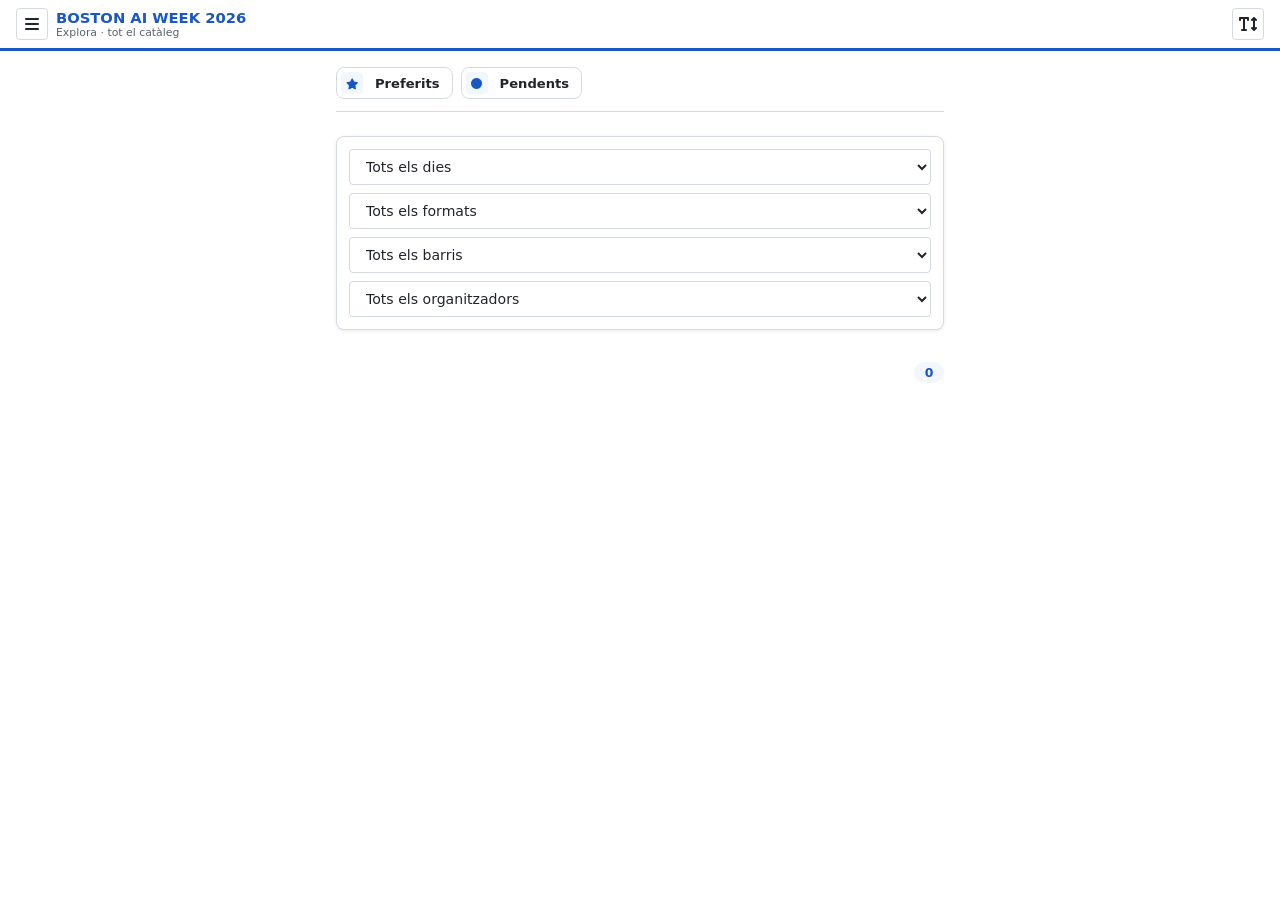
<file: explora.html>
<!doctype html>
<html lang="ca" data-ds-skin="neutra">
<head>
  <meta charset="utf-8">
  <meta name="viewport" content="width=device-width, initial-scale=1, viewport-fit=cover">
  <title>Explora · Boston AI Week 2026</title>
  <meta name="description" content="Cerca i filtra tots els esdeveniments de Boston AI Week 2026.">
  <link rel="manifest" href="manifest.json">
  <meta name="theme-color" content="#1857c4">
  <link rel="icon" href="assets/icons/icon.svg" type="image/svg+xml">
  <link rel="stylesheet" href="assets/fontawesome/css/all.min.css">
  <link rel="stylesheet" href="assets/css/tokens.css">
  <link rel="stylesheet" href="assets/css/skins/skin-neutra.css">
  <link rel="stylesheet" href="assets/css/base.css">
  <link rel="stylesheet" href="assets/css/layout.css">
  <link rel="stylesheet" href="assets/css/components/card.css">
  <link rel="stylesheet" href="assets/css/components/badge.css">
  <link rel="stylesheet" href="assets/css/components/status.css">
  <link rel="stylesheet" href="assets/css/components/button.css">
  <link rel="stylesheet" href="assets/css/components/input.css">
  <link rel="stylesheet" href="assets/css/components/empty.css">
  <link rel="stylesheet" href="assets/css/components/modal.css">
  <link rel="stylesheet" href="assets/css/components/tabbar.css">
  <link rel="stylesheet" href="assets/css/components/typography.css">
  <link rel="stylesheet" href="assets/css/app.css">
  <script src="assets/css/router.js"></script>
  <script src="assets/css/components/modal.js"></script>
  <script src="assets/css/components/tabbar.js"></script>
  <script src="js/config.js"></script>
</head>
<body>
  <a class="ds-skip-link" href="#main-content">Salta al contingut principal</a>

  <header class="aiwb-header-wrap">
    <div class="ds-site-header">
      <button class="ds-icon-button aiwb-header__menu-btn" id="btn-open-nav" type="button" aria-haspopup="dialog" aria-controls="dlg-nav" aria-label="Obre el menú de navegació">
        <i class="fa-solid fa-bars" aria-hidden="true"></i>
      </button>
      <div class="ds-site-header__text">
        <p class="ds-site-header__title">BOSTON AI WEEK 2026</p>
        <p class="ds-site-header__subtitle">Explora &middot; tot el catàleg</p>
      </div>
      <div class="aiwb-header__actions">
        <button class="ds-icon-button aiwb-header__fontsize-btn" id="btn-fontsize" type="button" aria-label="Augmenta la mida de la lletra">
          <i class="fa-solid fa-text-height" aria-hidden="true"></i>
        </button>
      </div>
    </div>
  </header>

  <main id="main-content" class="ds-main" tabindex="-1">
    <div class="aiwb-filters" role="group" aria-label="Filtres" style="padding:0 0 var(--ds-space-3);">
      <button class="ds-button ds-button--sm ds-button--ghost" id="btn-filter-preferits" type="button">
        <i class="fa-solid fa-star" aria-hidden="true"></i> Preferits
      </button>
      <button class="ds-button ds-button--sm ds-button--ghost" id="btn-filter-pendents" type="button">
        <i class="fa-solid fa-circle" aria-hidden="true"></i> Pendents
      </button>
    </div>

    <div class="aiwb-explora-toolbar">
      <label class="aiwb-sr-only" for="aiwb-filter-day">Filtra per dia</label>
      <select class="ds-input" id="aiwb-filter-day">
        <option value="">Tots els dies</option>
      </select>

      <label class="aiwb-sr-only" for="aiwb-filter-format">Filtra per format</label>
      <select class="ds-input" id="aiwb-filter-format">
        <option value="">Tots els formats</option>
        <option value="Summit">Summit</option>
        <option value="Panel">Panel</option>
        <option value="Workshop">Workshop</option>
        <option value="Talk">Talk</option>
        <option value="Meetup">Meetup</option>
        <option value="Conference">Conference</option>
        <option value="Hackathon">Hackathon</option>
        <option value="DemoNight">Demo Night</option>
        <option value="Community">Community</option>
        <option value="Other">Altres</option>
      </select>

      <label class="aiwb-sr-only" for="aiwb-filter-neighborhood">Filtra per barri</label>
      <select class="ds-input" id="aiwb-filter-neighborhood">
        <option value="">Tots els barris</option>
      </select>

      <label class="aiwb-sr-only" for="aiwb-filter-organizer">Filtra per organitzador</label>
      <select class="ds-input" id="aiwb-filter-organizer">
        <option value="">Tots els organitzadors</option>
      </select>
    </div>

    <div class="aiwb-explora-results">
      <span class="ds-badge ds-badge--primary aiwb-results-pill" id="aiwb-results-count">0</span>
    </div>

    <div id="aiwb-explora-list" aria-live="polite" style="display:flex; flex-direction:column; gap: var(--ds-space-2);"></div>
  </main>

  <!-- Tabbar amagada temporalment (app.css .ds-tabbar) — substituïda pel
       menú hamburguesa (#dlg-nav, més avall). Es deixa el codi tal com
       és per poder-la reactivar sense refer-la. -->
  <nav class="ds-tabbar" aria-label="Navegació principal">
    <a class="ds-tabbar__item" data-tab="explora" href="explora.html"><i class="fa-solid fa-magnifying-glass" aria-hidden="true"></i><span>Explora</span></a>
    <a class="ds-tabbar__item" data-tab="index" href="index.html"><i class="fa-solid fa-bolt" aria-hidden="true"></i><span>Ara</span></a>
    <a class="ds-tabbar__item" data-tab="ruta" href="ruta.html"><i class="fa-solid fa-route" aria-hidden="true"></i><span>Ruta<span class="ds-tabbar__badge" id="aiwb-route-badge" hidden>0</span></span></a>
    <a class="ds-tabbar__item" data-tab="mapa" href="mapa.html"><i class="fa-solid fa-map" aria-hidden="true"></i><span>Mapa</span></a>
  </nav>

  <dialog class="ds-modal ds-modal--sm" id="dlg-nav" aria-labelledby="dlg-nav-title">
    <div class="ds-modal__header">
      <p class="ds-modal__title" id="dlg-nav-title">Menú</p>
      <button class="ds-icon-button" data-ds-modal-close aria-label="Tanca"><i class="fa-solid fa-xmark" aria-hidden="true"></i></button>
    </div>
    <div class="ds-modal__body">
      <nav class="aiwb-nav-menu" aria-label="Navegació principal">
        <a class="aiwb-nav-menu__item" data-nav-page="explora" href="explora.html">
          <span class="aiwb-nav-menu__icon"><i class="fa-solid fa-magnifying-glass" aria-hidden="true"></i></span>
          <span class="aiwb-nav-menu__text">
            <span class="aiwb-nav-menu__title">Explora</span>
            <span class="aiwb-nav-menu__desc">Cerca i filtra tot el catàleg d'esdeveniments.</span>
          </span>
        </a>
        <a class="aiwb-nav-menu__item" data-nav-page="index" href="index.html">
          <span class="aiwb-nav-menu__icon"><i class="fa-solid fa-bolt" aria-hidden="true"></i></span>
          <span class="aiwb-nav-menu__text">
            <span class="aiwb-nav-menu__title">Ara</span>
            <span class="aiwb-nav-menu__desc">Què comença aviat, què està en curs i què ha acabat avui.</span>
          </span>
        </a>
        <a class="aiwb-nav-menu__item" data-nav-page="ruta" href="ruta.html">
          <span class="aiwb-nav-menu__icon"><i class="fa-solid fa-route" aria-hidden="true"></i></span>
          <span class="aiwb-nav-menu__text">
            <span class="aiwb-nav-menu__title">Ruta</span>
            <span class="aiwb-nav-menu__desc">La teva selecció d'esdeveniments, agrupada per seu i amb un ordre suggerit.</span>
          </span>
        </a>
        <a class="aiwb-nav-menu__item" data-nav-page="mapa" href="mapa.html">
          <span class="aiwb-nav-menu__icon"><i class="fa-solid fa-map" aria-hidden="true"></i></span>
          <span class="aiwb-nav-menu__text">
            <span class="aiwb-nav-menu__title">Mapa</span>
            <span class="aiwb-nav-menu__desc">Totes les seus amb coordenades verificades.</span>
          </span>
        </a>
      </nav>
    </div>
  </dialog>

  <dialog class="ds-modal ds-modal--fit" id="dlg-fitxa" aria-labelledby="dlg-fitxa-title">
    <div class="ds-modal__header">
      <p class="ds-modal__title" id="dlg-fitxa-title">Fitxa d'esdeveniment</p>
      <button class="ds-icon-button" data-ds-modal-close aria-label="Tanca"><i class="fa-solid fa-xmark" aria-hidden="true"></i></button>
    </div>
    <div class="ds-modal__body" id="dlg-fitxa-body"></div>
  </dialog>

  <script src="js/fontsize.js"></script>
  <script src="js/navmenu.js"></script>
  <script src="js/explora.js"></script>
</body>
</html>
</file>
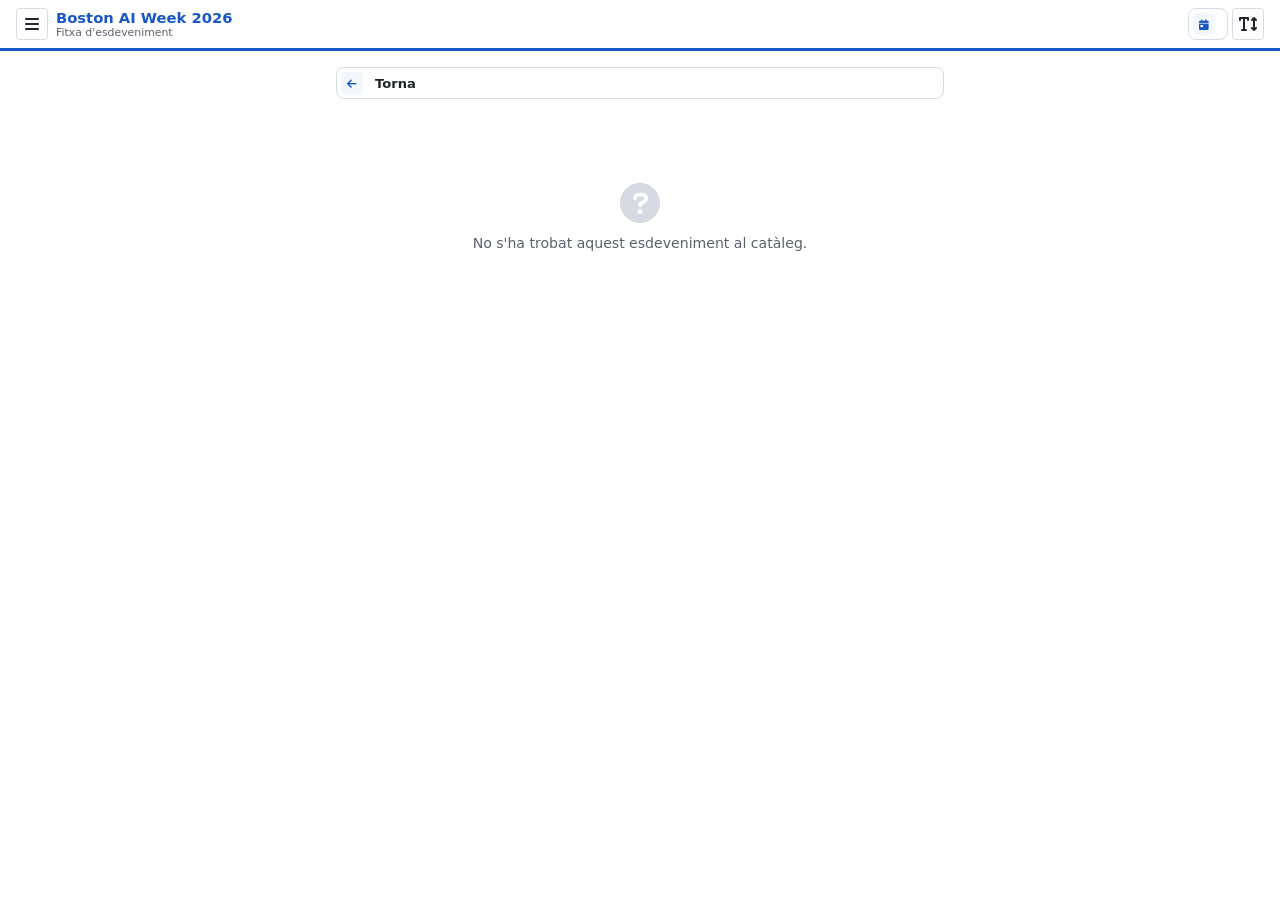
<file: fitxa.html>
<!doctype html>
<html lang="ca" data-ds-skin="neutra">
<head>
  <meta charset="utf-8">
  <meta name="viewport" content="width=device-width, initial-scale=1, viewport-fit=cover">
  <title>Fitxa · Boston AI Week 2026</title>
  <link rel="manifest" href="manifest.json">
  <meta name="theme-color" content="#1857c4">
  <link rel="icon" href="assets/icons/icon.svg" type="image/svg+xml">
  <link rel="stylesheet" href="assets/fontawesome/css/all.min.css">
  <link rel="stylesheet" href="assets/css/tokens.css">
  <link rel="stylesheet" href="assets/css/skins/skin-neutra.css">
  <link rel="stylesheet" href="assets/css/base.css">
  <link rel="stylesheet" href="assets/css/layout.css">
  <link rel="stylesheet" href="assets/css/components/card.css">
  <link rel="stylesheet" href="assets/css/components/badge.css">
  <link rel="stylesheet" href="assets/css/components/alert.css">
  <link rel="stylesheet" href="assets/css/components/status.css">
  <link rel="stylesheet" href="assets/css/components/button.css">
  <link rel="stylesheet" href="assets/css/components/empty.css">
  <link rel="stylesheet" href="assets/css/components/modal.css">
  <link rel="stylesheet" href="assets/css/components/tabbar.css">
  <link rel="stylesheet" href="assets/css/components/typography.css">
  <link rel="stylesheet" href="assets/css/app.css">
  <script src="assets/css/router.js"></script>
  <script src="assets/css/components/modal.js"></script>
  <script src="assets/css/components/tabbar.js"></script>
  <script src="js/config.js"></script>
</head>
<body>
  <a class="ds-skip-link" href="#main-content">Salta al contingut principal</a>

  <header class="aiwb-header-wrap">
    <div class="ds-site-header">
      <button class="ds-icon-button aiwb-header__menu-btn" id="btn-open-nav" type="button" aria-haspopup="dialog" aria-controls="dlg-nav" aria-label="Obre el menú de navegació">
        <i class="fa-solid fa-bars" aria-hidden="true"></i>
      </button>
      <div class="ds-site-header__text">
        <p class="ds-site-header__title">Boston AI Week 2026</p>
        <p class="ds-site-header__subtitle" id="aiwb-header-subtitle">Fitxa d'esdeveniment</p>
      </div>
      <div class="aiwb-header__actions">
        <button class="ds-button ds-button--sm ds-button--ghost aiwb-header__date-btn" id="btn-open-plan" type="button" aria-haspopup="dialog" aria-controls="dlg-plan">
          <i class="fa-solid fa-calendar-day" aria-hidden="true"></i>
          <span class="aiwb-sr-only">Mode Ara / Planificar</span>
        </button>
        <button class="ds-icon-button aiwb-header__fontsize-btn" id="btn-fontsize" type="button" aria-label="Augmenta la mida de la lletra">
          <i class="fa-solid fa-text-height" aria-hidden="true"></i>
        </button>
      </div>
    </div>
  </header>

  <div id="aiwb-backup-reminder"></div>

  <main id="main-content" class="ds-main" tabindex="-1">
    <a class="ds-button ds-button--sm ds-button--ghost aiwb-fitxa__back" href="explora.html">
      <i class="fa-solid fa-arrow-left" aria-hidden="true"></i> Torna
    </a>
    <div id="aiwb-fitxa-content" aria-live="polite">
      <p class="ds-text ds-text--sm ds-text--muted aiwb-loading"><span class="ds-spinner"></span> Carregant…</p>
    </div>
  </main>

  <!-- Tabbar amagada temporalment (app.css .ds-tabbar) — substituïda pel
       menú hamburguesa (#dlg-nav, més avall). Es deixa el codi tal com
       és per poder-la reactivar sense refer-la. -->
  <nav class="ds-tabbar" aria-label="Navegació principal">
    <a class="ds-tabbar__item" data-tab="index" href="index.html"><i class="fa-solid fa-magnifying-glass" aria-hidden="true"></i><span>Explora</span></a>
    <a class="ds-tabbar__item" data-tab="ara" href="ara.html"><i class="fa-solid fa-bolt" aria-hidden="true"></i><span>Ara</span></a>
    <a class="ds-tabbar__item" data-tab="ruta" href="ruta.html"><i class="fa-solid fa-route" aria-hidden="true"></i><span>Ruta<span class="ds-tabbar__badge" id="aiwb-route-badge" hidden>0</span></span></a>
    <a class="ds-tabbar__item" data-tab="mapa" href="mapa.html"><i class="fa-solid fa-map" aria-hidden="true"></i><span>Mapa</span></a>
  </nav>

  <dialog class="ds-modal ds-modal--sm" id="dlg-plan" aria-labelledby="dlg-plan-title">
    <div class="ds-modal__header">
      <p class="ds-modal__title" id="dlg-plan-title">Ara o planificar?</p>
      <button class="ds-icon-button" data-ds-modal-close aria-label="Tanca"><i class="fa-solid fa-xmark" aria-hidden="true"></i></button>
    </div>
    <div class="ds-modal__body">
      <div class="aiwb-plan-toggle" role="group" aria-label="Mode">
        <button class="ds-button ds-button--sm" id="btn-mode-ara" type="button">Ara</button>
        <button class="ds-button ds-button--sm ds-button--ghost" id="btn-mode-planificar" type="button">Planificar</button>
      </div>
      <div class="aiwb-plan-fields" id="aiwb-plan-fields" hidden>
        <div>
          <label class="ds-text ds-text--sm" for="aiwb-plan-date">Data</label>
          <input class="ds-input" type="date" id="aiwb-plan-date">
        </div>
        <div>
          <label class="ds-text ds-text--sm" for="aiwb-plan-time">Hora</label>
          <input class="ds-input" type="time" id="aiwb-plan-time">
        </div>
      </div>
      <p class="ds-text ds-text--sm ds-text--muted" style="margin-top:var(--ds-space-3);">Totes les hores són de Boston (America/New_York), independentment del teu dispositiu.</p>
    </div>
  </dialog>

  <dialog class="ds-modal ds-modal--sm" id="dlg-nav" aria-labelledby="dlg-nav-title">
    <div class="ds-modal__header">
      <p class="ds-modal__title" id="dlg-nav-title">Menú</p>
      <button class="ds-icon-button" data-ds-modal-close aria-label="Tanca"><i class="fa-solid fa-xmark" aria-hidden="true"></i></button>
    </div>
    <div class="ds-modal__body">
      <nav class="aiwb-nav-menu" aria-label="Navegació principal">
        <a class="aiwb-nav-menu__item" data-nav-page="index" href="index.html">
          <span class="aiwb-nav-menu__icon"><i class="fa-solid fa-magnifying-glass" aria-hidden="true"></i></span>
          <span class="aiwb-nav-menu__text">
            <span class="aiwb-nav-menu__title">Explora</span>
            <span class="aiwb-nav-menu__desc">Cerca i filtra tot el catàleg d'esdeveniments.</span>
          </span>
        </a>
        <a class="aiwb-nav-menu__item" data-nav-page="ara" href="ara.html">
          <span class="aiwb-nav-menu__icon"><i class="fa-solid fa-bolt" aria-hidden="true"></i></span>
          <span class="aiwb-nav-menu__text">
            <span class="aiwb-nav-menu__title">Ara</span>
            <span class="aiwb-nav-menu__desc">Què comença aviat, què està en curs i què ha acabat avui.</span>
          </span>
        </a>
        <a class="aiwb-nav-menu__item" data-nav-page="ruta" href="ruta.html">
          <span class="aiwb-nav-menu__icon"><i class="fa-solid fa-route" aria-hidden="true"></i></span>
          <span class="aiwb-nav-menu__text">
            <span class="aiwb-nav-menu__title">Ruta</span>
            <span class="aiwb-nav-menu__desc">La teva selecció d'esdeveniments, agrupada per seu i amb un ordre suggerit.</span>
          </span>
        </a>
        <a class="aiwb-nav-menu__item" data-nav-page="mapa" href="mapa.html">
          <span class="aiwb-nav-menu__icon"><i class="fa-solid fa-map" aria-hidden="true"></i></span>
          <span class="aiwb-nav-menu__text">
            <span class="aiwb-nav-menu__title">Mapa</span>
            <span class="aiwb-nav-menu__desc">Totes les seus amb coordenades verificades.</span>
          </span>
        </a>
      </nav>
      <hr class="aiwb-nav-menu__divider">
      <div class="aiwb-backup-actions">
        <button class="ds-button ds-button--sm ds-button--ghost" id="btn-backup-save" type="button">
          <i class="fa-solid fa-download" aria-hidden="true"></i> Desa una còpia
        </button>
        <button class="ds-button ds-button--sm ds-button--ghost" id="btn-backup-restore" type="button">
          <i class="fa-solid fa-upload" aria-hidden="true"></i> Restaura una còpia
        </button>
        <input type="file" id="aiwb-backup-file" accept="application/json" hidden>
      </div>
      <p class="ds-text ds-text--sm ds-text--muted">Preferits, "hi vaig" i ruta es guarden només en aquest navegador — Safari els pot esborrar si no obres l'app en uns dies. Fes una còpia de tant en tant.</p>

    </div>
  </dialog>

  <script src="js/fontsize.js"></script>
  <script src="js/navmenu.js"></script>
  <script src="js/planmode.js"></script>
  <script src="js/backup.js"></script>
  <script src="js/fitxa.js"></script>
</body>
</html>
</file>
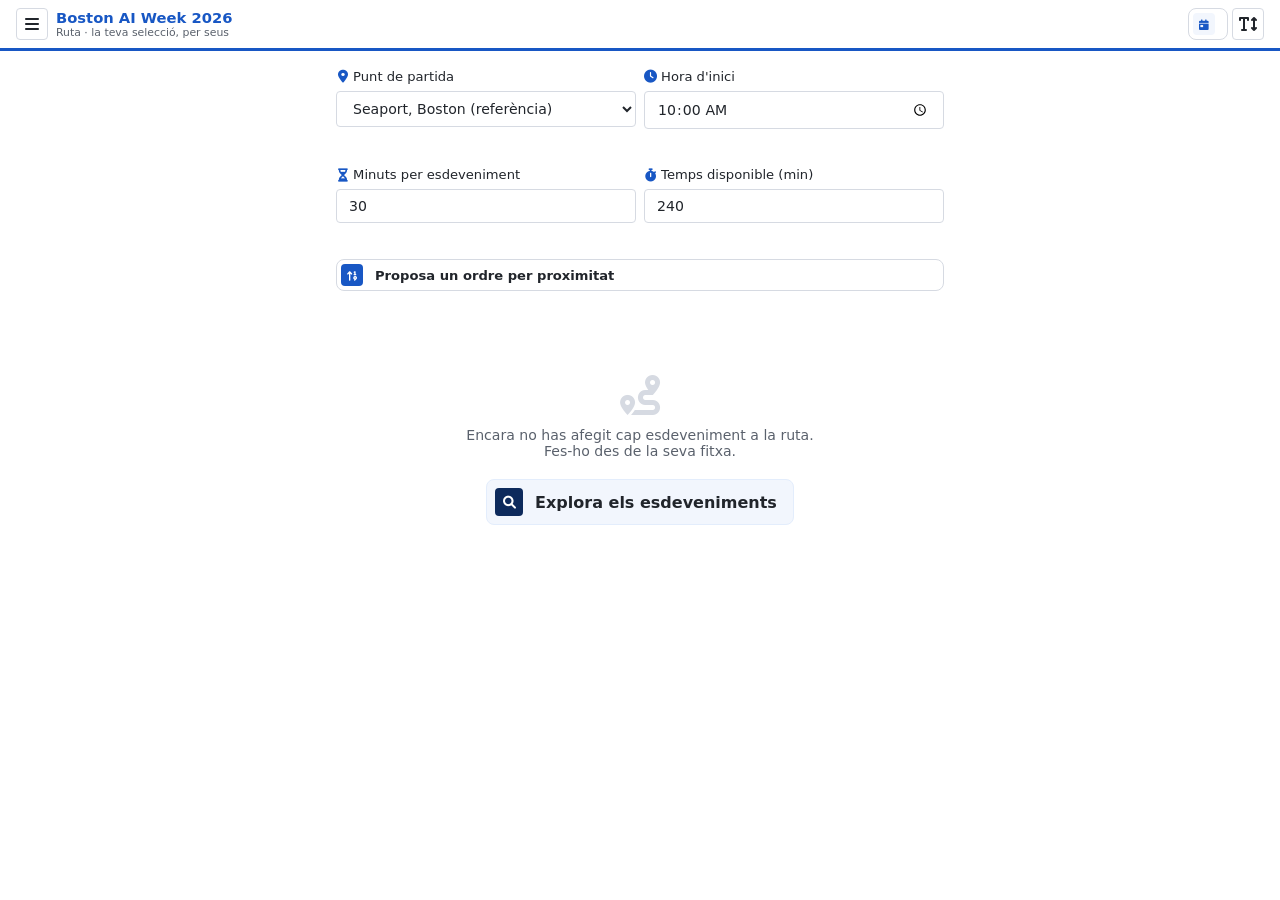
<file: ruta.html>
<!doctype html>
<html lang="ca" data-ds-skin="neutra">
<head>
  <meta charset="utf-8">
  <meta name="viewport" content="width=device-width, initial-scale=1, viewport-fit=cover">
  <title>Ruta · Boston AI Week 2026</title>
  <meta name="description" content="La teva selecció d'esdeveniments de Boston AI Week 2026, agrupada per seu i amb un ordre de visita suggerit.">
  <link rel="manifest" href="manifest.json">
  <meta name="theme-color" content="#1857c4">
  <link rel="icon" href="assets/icons/icon.svg" type="image/svg+xml">
  <link rel="stylesheet" href="assets/fontawesome/css/all.min.css">
  <link rel="stylesheet" href="assets/css/tokens.css">
  <link rel="stylesheet" href="assets/css/skins/skin-neutra.css">
  <link rel="stylesheet" href="assets/css/base.css">
  <link rel="stylesheet" href="assets/css/layout.css">
  <link rel="stylesheet" href="assets/css/components/card.css">
  <link rel="stylesheet" href="assets/css/components/badge.css">
  <link rel="stylesheet" href="assets/css/components/alert.css">
  <link rel="stylesheet" href="assets/css/components/button.css">
  <link rel="stylesheet" href="assets/css/components/input.css">
  <link rel="stylesheet" href="assets/css/components/empty.css">
  <link rel="stylesheet" href="assets/css/components/modal.css">
  <link rel="stylesheet" href="assets/css/components/tabbar.css">
  <link rel="stylesheet" href="assets/css/components/typography.css">
  <link rel="stylesheet" href="assets/css/app.css">
  <script src="assets/css/router.js"></script>
  <script src="assets/css/components/modal.js"></script>
  <script src="assets/css/components/tabbar.js"></script>
  <script src="js/config.js"></script>
</head>
<body>
  <a class="ds-skip-link" href="#main-content">Salta al contingut principal</a>

  <header class="aiwb-header-wrap">
    <div class="ds-site-header">
      <button class="ds-icon-button aiwb-header__menu-btn" id="btn-open-nav" type="button" aria-haspopup="dialog" aria-controls="dlg-nav" aria-label="Obre el menú de navegació">
        <i class="fa-solid fa-bars" aria-hidden="true"></i>
      </button>
      <div class="ds-site-header__text">
        <p class="ds-site-header__title">Boston AI Week 2026</p>
        <p class="ds-site-header__subtitle" id="aiwb-header-subtitle">Ruta · la teva selecció, per seus</p>
      </div>
      <div class="aiwb-header__actions">
        <button class="ds-button ds-button--sm ds-button--ghost aiwb-header__date-btn" id="btn-open-plan" type="button" aria-haspopup="dialog" aria-controls="dlg-plan">
          <i class="fa-solid fa-calendar-day" aria-hidden="true"></i>
          <span class="aiwb-sr-only">Mode Ara / Planificar</span>
        </button>
        <button class="ds-icon-button aiwb-header__fontsize-btn" id="btn-fontsize" type="button" aria-label="Augmenta la mida de la lletra">
          <i class="fa-solid fa-text-height" aria-hidden="true"></i>
        </button>
      </div>
    </div>
  </header>

  <div id="aiwb-backup-reminder"></div>

  <main id="main-content" class="ds-main" tabindex="-1">

    <div class="aiwb-plan-fields">
      <div>
        <label class="ds-text ds-text--sm aiwb-label-icon" for="aiwb-ruta-inici"><i class="fa-solid fa-location-dot" aria-hidden="true"></i> Punt de partida</label>
        <select class="ds-input" id="aiwb-ruta-inici">
          <option value="seaport">Seaport, Boston (referència)</option>
          <option value="gps">La meva ubicació</option>
        </select>
      </div>
      <div>
        <label class="ds-text ds-text--sm aiwb-label-icon" for="aiwb-ruta-hora"><i class="fa-solid fa-clock" aria-hidden="true"></i> Hora d'inici</label>
        <input class="ds-input" type="time" id="aiwb-ruta-hora" value="10:00">
      </div>
    </div>
    <div class="aiwb-plan-fields">
      <div>
        <label class="ds-text ds-text--sm aiwb-label-icon" for="aiwb-ruta-minuts"><i class="fa-solid fa-hourglass-half" aria-hidden="true"></i> Minuts per esdeveniment</label>
        <input class="ds-input" type="number" id="aiwb-ruta-minuts" value="30" min="5" max="240" step="5">
      </div>
      <div>
        <label class="ds-text ds-text--sm aiwb-label-icon" for="aiwb-ruta-disponible"><i class="fa-solid fa-stopwatch" aria-hidden="true"></i> Temps disponible (min)</label>
        <input class="ds-input" type="number" id="aiwb-ruta-disponible" value="240" min="15" step="15">
      </div>
    </div>

    <button class="ds-button ds-button--sm" id="btn-proposa-ordre" type="button" style="margin-bottom: var(--ds-space-3);">
      <i class="fa-solid fa-arrow-up-1-9" aria-hidden="true"></i> Proposa un ordre per proximitat
    </button>

    <div class="aiwb-route-summary" id="aiwb-route-summary" hidden></div>

    <div id="aiwb-route-stops" aria-live="polite"></div>

  </main>

  <!-- Tabbar amagada temporalment (app.css .ds-tabbar) — substituïda pel
       menú hamburguesa (#dlg-nav, més avall). Es deixa el codi tal com
       és per poder-la reactivar sense refer-la. -->
  <nav class="ds-tabbar" aria-label="Navegació principal">
    <a class="ds-tabbar__item" data-tab="index" href="index.html"><i class="fa-solid fa-magnifying-glass" aria-hidden="true"></i><span>Explora</span></a>
    <a class="ds-tabbar__item" data-tab="ara" href="ara.html"><i class="fa-solid fa-bolt" aria-hidden="true"></i><span>Ara</span></a>
    <a class="ds-tabbar__item" data-tab="ruta" href="ruta.html"><i class="fa-solid fa-route" aria-hidden="true"></i><span>Ruta<span class="ds-tabbar__badge" id="aiwb-route-badge" hidden>0</span></span></a>
    <a class="ds-tabbar__item" data-tab="mapa" href="mapa.html"><i class="fa-solid fa-map" aria-hidden="true"></i><span>Mapa</span></a>
  </nav>

  <dialog class="ds-modal ds-modal--sm" id="dlg-plan" aria-labelledby="dlg-plan-title">
    <div class="ds-modal__header">
      <p class="ds-modal__title" id="dlg-plan-title">Ara o planificar?</p>
      <button class="ds-icon-button" data-ds-modal-close aria-label="Tanca"><i class="fa-solid fa-xmark" aria-hidden="true"></i></button>
    </div>
    <div class="ds-modal__body">
      <div class="aiwb-plan-toggle" role="group" aria-label="Mode">
        <button class="ds-button ds-button--sm" id="btn-mode-ara" type="button">Ara</button>
        <button class="ds-button ds-button--sm ds-button--ghost" id="btn-mode-planificar" type="button">Planificar</button>
      </div>
      <div class="aiwb-plan-fields" id="aiwb-plan-fields" hidden>
        <div>
          <label class="ds-text ds-text--sm" for="aiwb-plan-date">Data</label>
          <input class="ds-input" type="date" id="aiwb-plan-date">
        </div>
        <div>
          <label class="ds-text ds-text--sm" for="aiwb-plan-time">Hora</label>
          <input class="ds-input" type="time" id="aiwb-plan-time">
        </div>
      </div>
      <p class="ds-text ds-text--sm ds-text--muted" style="margin-top:var(--ds-space-3);">Totes les hores són de Boston (America/New_York), independentment del teu dispositiu.</p>
    </div>
  </dialog>

  <dialog class="ds-modal ds-modal--sm" id="dlg-nav" aria-labelledby="dlg-nav-title">
    <div class="ds-modal__header">
      <p class="ds-modal__title" id="dlg-nav-title">Menú</p>
      <button class="ds-icon-button" data-ds-modal-close aria-label="Tanca"><i class="fa-solid fa-xmark" aria-hidden="true"></i></button>
    </div>
    <div class="ds-modal__body">
      <nav class="aiwb-nav-menu" aria-label="Navegació principal">
        <a class="aiwb-nav-menu__item" data-nav-page="index" href="index.html">
          <span class="aiwb-nav-menu__icon"><i class="fa-solid fa-magnifying-glass" aria-hidden="true"></i></span>
          <span class="aiwb-nav-menu__text">
            <span class="aiwb-nav-menu__title">Explora</span>
            <span class="aiwb-nav-menu__desc">Cerca i filtra tot el catàleg d'esdeveniments.</span>
          </span>
        </a>
        <a class="aiwb-nav-menu__item" data-nav-page="ara" href="ara.html">
          <span class="aiwb-nav-menu__icon"><i class="fa-solid fa-bolt" aria-hidden="true"></i></span>
          <span class="aiwb-nav-menu__text">
            <span class="aiwb-nav-menu__title">Ara</span>
            <span class="aiwb-nav-menu__desc">Què comença aviat, què està en curs i què ha acabat avui.</span>
          </span>
        </a>
        <a class="aiwb-nav-menu__item" data-nav-page="ruta" href="ruta.html">
          <span class="aiwb-nav-menu__icon"><i class="fa-solid fa-route" aria-hidden="true"></i></span>
          <span class="aiwb-nav-menu__text">
            <span class="aiwb-nav-menu__title">Ruta</span>
            <span class="aiwb-nav-menu__desc">La teva selecció d'esdeveniments, agrupada per seu i amb un ordre suggerit.</span>
          </span>
        </a>
        <a class="aiwb-nav-menu__item" data-nav-page="mapa" href="mapa.html">
          <span class="aiwb-nav-menu__icon"><i class="fa-solid fa-map" aria-hidden="true"></i></span>
          <span class="aiwb-nav-menu__text">
            <span class="aiwb-nav-menu__title">Mapa</span>
            <span class="aiwb-nav-menu__desc">Totes les seus amb coordenades verificades.</span>
          </span>
        </a>
      </nav>
      <hr class="aiwb-nav-menu__divider">
      <div class="aiwb-backup-actions">
        <button class="ds-button ds-button--sm ds-button--ghost" id="btn-backup-save" type="button">
          <i class="fa-solid fa-download" aria-hidden="true"></i> Desa una còpia
        </button>
        <button class="ds-button ds-button--sm ds-button--ghost" id="btn-backup-restore" type="button">
          <i class="fa-solid fa-upload" aria-hidden="true"></i> Restaura una còpia
        </button>
        <input type="file" id="aiwb-backup-file" accept="application/json" hidden>
      </div>
      <p class="ds-text ds-text--sm ds-text--muted">Preferits, "hi vaig" i ruta es guarden només en aquest navegador — Safari els pot esborrar si no obres l'app en uns dies. Fes una còpia de tant en tant.</p>

    </div>
  </dialog>

  <dialog class="ds-modal ds-modal--fit" id="dlg-fitxa" aria-labelledby="dlg-fitxa-title">
    <div class="ds-modal__header">
      <p class="ds-modal__title" id="dlg-fitxa-title">Fitxa d'esdeveniment</p>
      <button class="ds-icon-button" data-ds-modal-close aria-label="Tanca"><i class="fa-solid fa-xmark" aria-hidden="true"></i></button>
    </div>
    <div class="ds-modal__body" id="dlg-fitxa-body"></div>
  </dialog>

  <script src="js/fontsize.js"></script>
  <script src="js/navmenu.js"></script>
  <script src="js/planmode.js"></script>
  <script src="js/backup.js"></script>
  <script src="js/ruta.js"></script>
</body>
</html>
</file>
<file: assets/css/tokens.css>
/* ============================================================
   design-system / tokens.css
   Tokens estructurals compartits (espaiat, radi, ombra, tipografia
   de reserva, transició). NO conté color — el color el defineix
   cada skin (veure skins/), perquè és el que canvia d'identitat
   visual entre apps. Carregar SEMPRE abans d'una skin.
   ============================================================ */

:root {
  /* Escala d'espaiat — substitueix les mesures ad-hoc trobades a
     cada app (px/em barrejats a mapaActes, rem inconsistent a la
     resta). Un sol nom per pas, en rem. */
  --ds-space-1: 0.25rem;
  --ds-space-2: 0.5rem;
  --ds-space-3: 0.75rem;
  --ds-space-4: 1rem;
  --ds-space-5: 1.25rem;
  --ds-space-6: 1.5rem;
  --ds-space-8: 2rem;
  --ds-space-10: 2.5rem;
  --ds-space-12: 3rem;

  /* Escala de radi — basada en justificacioGeneralitat/www (la més
     completa trobada a l'inventari), amb --ds-radius-pill afegit
     per a badges en forma de píndola. */
  --ds-radius-sm: 4px;
  --ds-radius: 8px;
  --ds-radius-lg: 16px;
  --ds-radius-pill: 999px;

  /* Ombres */
  --ds-shadow-sm: 0 1px 4px rgba(0, 0, 0, 0.08);
  --ds-shadow: 0 2px 12px rgba(0, 0, 0, 0.12);
  --ds-shadow-lg: 0 8px 32px rgba(0, 0, 0, 0.16);

  /* Transicions */
  --ds-transition: 180ms ease;

  /* Duotone (Font Awesome Pro) — opacitat de la capa secundària. FA usa 0.4
     per defecte; 0.38 lliga una mica millor amb les capses d'icona. La skin
     fosca la puja (veure skins/skin-contrast.css). Única variable de runtime
     de FA que el design-system fixa; no afecta fa-solid/fa-regular. */
  --fa-secondary-opacity: 0.38;

  /* Tipografia — valor de reserva neutre; cada skin el pot
     sobreescriure (p. ex. skin-ajuntament usa 'Assistant'). */
  --ds-font: system-ui, -apple-system, BlinkMacSystemFont, 'Segoe UI', sans-serif;
  --ds-font-mono: ui-monospace, 'Cascadia Code', 'Consolas', 'SFMono-Regular', 'Menlo', monospace;

  /* Amplada màxima de contingut, per a l'esquelet de pàgina
     (layout.css) — mateix valor que fa servir s360_eix1_seu. */
  --ds-content-max-width: 860px;
}
</file>
<file: assets/css/skins/skin-neutra.css>
/* ============================================================
   design-system / skins / skin-neutra.css
   Skin per defecte per a eines personals (ControlDePresencia,
   _panell): blaus/grisos neutres, font de sistema, amb variant
   fosca (basat en el dark mode ja existent a _panell/style.css,
   l'única app amb aquesta implementació).

   Cada regla va sota :root[data-ds-skin="neutra"] perquè
   skin.js pugui alternar skins en calent sense recarregar la
   pàgina (només cal tenir totes les skins carregades i canviar
   l'atribut data-ds-skin de <html>).
   ============================================================ */

:root[data-ds-skin="neutra"] {
  --ds-font: system-ui, -apple-system, BlinkMacSystemFont, 'Segoe UI', sans-serif;

  --ds-color-bg: #eef0f4;
  --ds-color-surface: #ffffff;
  --ds-color-surface-alt: #e7ebf3;
  --ds-color-text: #21252b;
  --ds-color-muted: #5a616c;
  --ds-color-border: #d6dae2;

  --ds-color-primary: #1857c4;
  --ds-color-primary-dark: #0d2a5c;
  --ds-color-primary-light: #e3edfc;
  --ds-color-primary-xlight: #f2f6fd;
  --ds-color-ink-on-primary: #ffffff;

  --ds-color-accent: #e2650f;
  --ds-color-accent-bg: #fdeade;

  /* Verd triat perquè coincideix, de manera independent, amb
     _panell (--running) i amb justificacioGeneralitat/www
     (--c-success) — senyal fiable de "verd d'èxit" real. */
  --ds-color-success: #2e7d32;
  --ds-color-success-bg: #e8f5e9;

  --ds-color-warning: #b64f0a;
  --ds-color-warning-bg: #fdeade;

  /* ControlDePresencia feia servir el mateix to per warning i
     danger; aquí es diferencien amb un vermell real (com
     justificacioGeneralitat/www), disponible per si mai cal. */
  --ds-color-danger: #b3261e;
  --ds-color-danger-bg: #fbe9e7;

  --ds-focus-ring: 0 0 0 3px rgba(24, 87, 196, 0.35);
}

@media (prefers-color-scheme: dark) {
  :root[data-ds-skin="neutra"] {
    --ds-color-bg: #16181d;
    --ds-color-surface: #1f2228;
    --ds-color-surface-alt: #262a31;
    --ds-color-text: #eeeeee;
    --ds-color-muted: #999999;
    --ds-color-border: #333333;

    --ds-color-primary-light: #1c2c47;
    --ds-color-primary-xlight: #182335;

    --ds-color-success-bg: #16281a;
    --ds-color-warning-bg: #33220f;
    --ds-color-danger-bg: #331615;

    --ds-focus-ring: 0 0 0 3px rgba(93, 149, 231, 0.45);
  }
}
</file>
<file: assets/css/base.css>
/* ============================================================
   design-system / base.css
   Reset mínim + estils d'element natiu. Depèn de tokens.css i
   d'una skin ja carregada (usa variables --ds-color-*).
   ============================================================ */

* {
  box-sizing: border-box;
}

html {
  background: var(--ds-color-bg);
}

body {
  margin: 0;
  font-family: var(--ds-font);
  color: var(--ds-color-text);
  background: var(--ds-color-bg);
  min-height: 100vh;
  display: flex;
  flex-direction: column;
}

a {
  color: inherit;
}

/* Codi. `pre` i `code` en monoespai; un `<code>` inline «pelat» (fora
   d'un `<pre>`) ja queda com una etiqueta amb fons subtil — mateix
   aspecte que .ds-code (components/typography.css). Els blocs multilínia
   fan servir .ds-code-block (components/code.css). */
code,
kbd,
samp,
pre {
  font-family: var(--ds-font-mono);
}

:not(pre) > code {
  font-size: 0.86em;
  padding: 0.12em 0.4em;
  border-radius: var(--ds-radius-sm);
  /* Relatiu al color del text del context: chip gris sobre fons clar,
     chip translúcid clar sobre fons de color (peu, .ds-panel--solid…). */
  background: color-mix(in srgb, currentColor 8%, transparent);
  border: 1px solid color-mix(in srgb, currentColor 18%, transparent);
}

button,
select,
input,
textarea {
  font: inherit;
}

button,
select,
input {
  border-radius: var(--ds-radius-sm);
}

button:focus-visible,
select:focus-visible,
input:focus-visible,
a:focus-visible,
summary:focus-visible {
  outline: none;
  box-shadow: var(--ds-focus-ring);
}

/* Enllaç "Salta al contingut" — patró ja present a
   ControlDePresencia (main.css), generalitzat aquí. */
.ds-skip-link {
  position: absolute;
  left: -9999px;
  top: var(--ds-space-4);
  z-index: 1000;
  background: var(--ds-color-primary);
  color: var(--ds-color-ink-on-primary);
  padding: var(--ds-space-3) var(--ds-space-4);
  border-radius: var(--ds-radius-sm);
}

.ds-skip-link:focus {
  left: var(--ds-space-4);
}
</file>
<file: assets/css/layout.css>
/* ============================================================
   design-system / layout.css
   Esquelet de pàgina — modelat sobre s360_eix1_seu/index.html
   (secció 9.1 de l'anàlisi): barra utilitària, capçalera amb
   logotip, breadcrumb, títol de pàgina, contenidor principal i
   peu. No conté components solts (targetes, botons...) — això
   viu a components/.
   ============================================================ */

/* ── Barra utilitària superior ─────────────────────────────── */
.ds-topbar {
  background: var(--ds-color-primary-light);
  font-size: 0.82rem;
  padding: var(--ds-space-2) var(--ds-space-6);
  display: flex;
  justify-content: flex-end;
  gap: var(--ds-space-6);
}

.ds-topbar a {
  color: var(--ds-color-primary-dark);
  text-decoration: none;
  font-weight: 600;
}

.ds-topbar a:hover {
  text-decoration: underline;
}

/* Contingut estàndard de la topbar, farcit per `topbar.js` (selector
   de skin + avatar + botó de sortir). Marcatge: un únic
   <div class="ds-topbar" data-ds-topbar ...></div>. */
.ds-topbar__skin-switcher {
  display: inline-flex;
  gap: var(--ds-space-2);
}

.ds-topbar__skin-btn {
  background: transparent;
  border: 1px solid transparent;
  color: var(--ds-color-primary-dark);
  font: inherit;
  font-weight: 600;
  font-size: 0.82rem;
  padding: var(--ds-space-1) var(--ds-space-2);
  border-radius: var(--ds-radius-sm);
  cursor: pointer;
}

.ds-topbar__skin-btn:hover {
  text-decoration: underline;
}

.ds-topbar__skin-btn.is-active {
  background: var(--ds-color-primary);
  color: var(--ds-color-ink-on-primary);
  text-decoration: none;
}

.ds-topbar__user {
  display: inline-flex;
  align-items: center;
  gap: var(--ds-space-2);
}

/* Botó de sortir: més petit que .ds-icon-button per defecte, perquè
   faci joc amb l'avatar --sm (28px) del seu costat. */
.ds-topbar__logout {
  width: 28px;
  height: 28px;
  font-size: 0.75rem;
}

/* ── Capçalera del lloc ────────────────────────────────────── */
.ds-site-header {
  background: var(--ds-color-surface);
  border-bottom: 3px solid var(--ds-color-primary);
  padding: var(--ds-space-4) var(--ds-space-6);
  display: flex;
  align-items: center;
  gap: var(--ds-space-4);
}

.ds-site-header__logo-wrap {
  display: inline-flex;
  align-items: center;
  justify-content: center;
  background: var(--ds-color-primary);
  border-radius: var(--ds-radius-sm);
  padding: var(--ds-space-2) var(--ds-space-3);
  min-width: 50px;
  min-height: 42px;
  flex-shrink: 0;
}

.ds-site-header__logo {
  height: 26px;
  width: auto;
  display: block;
}

.ds-site-header__text {
  border-left: 1px solid var(--ds-color-border);
  padding-left: var(--ds-space-4);
}

.ds-site-header__title {
  margin: 0;
  font-size: 1rem;
  font-weight: 700;
  color: var(--ds-color-primary);
  line-height: 1.2;
}

.ds-site-header__subtitle {
  margin: 0;
  font-size: 0.8rem;
  color: var(--ds-color-muted);
  font-weight: 300;
}

/* ── Breadcrumb ────────────────────────────────────────────── */
.ds-breadcrumb {
  background: var(--ds-color-surface);
  padding: var(--ds-space-2) var(--ds-space-6);
  font-size: 0.8rem;
  color: var(--ds-color-muted);
  border-bottom: 1px solid var(--ds-color-border);
}

.ds-breadcrumb a {
  color: var(--ds-color-primary);
  text-decoration: none;
}

.ds-breadcrumb a:hover {
  text-decoration: underline;
}

.ds-breadcrumb__sep {
  margin: 0 var(--ds-space-2);
}

/* ── Contenidor principal ──────────────────────────────────── */
.ds-main {
  flex: 1;
  max-width: var(--ds-content-max-width);
  width: 100%;
  margin: var(--ds-space-8) auto;
  padding: 0 var(--ds-space-4);
  display: flex;
  flex-direction: column;
  gap: var(--ds-space-6);
}

/* Variant d'amplada completa: el contingut ocupa tot l'ample del
   viewport amb marges laterals fixos, en lloc de quedar centrat en una
   columna de --ds-content-max-width. Per a pàgines amb taules amples,
   editors costat a costat, dashboards, etc. (patró usat abans per
   estilguia amb un override cru; ara és aquest modificador). */
.ds-main--wide {
  max-width: none;
  margin-top: var(--ds-space-3);
  margin-bottom: var(--ds-space-8);
  padding-left: var(--ds-space-12);
  padding-right: var(--ds-space-12);
}

/* Si una pàgina --wide porta barra lateral (.ds-layout), la barra queda
   gairebé enganxada a la vora esquerra del viewport. */
.ds-main--wide:has(> .ds-layout) {
  padding-left: var(--ds-space-2);
}

@media (max-width: 720px) {
  .ds-main--wide {
    padding-left: var(--ds-space-4);
    padding-right: var(--ds-space-4);
  }
}

/* Shell pla «a sang» — shell PER DEFECTE de les apps d'eina / dashboard / editor (README §
   "Shell pla per a apps d'eina"): el contingut omple tot l'ample sota el chrome, sense marge ni
   padding, sense targetes; les zones (barres laterals + àrea central) s'enganxen entre elles i
   al menú de dalt, separades només per un traç vertical fi que va SEMPRE de dalt (chrome) fins a
   baix. El .ds-main centrat (o --wide) queda per a pàgines de lectura / formularis / graella de
   targetes.

   DUES MODALITATS, segons si la pàgina porta <footer class="ds-footer"> a continuació:
   · SENSE peu (app d'eina "pura", p. ex. un editor): el <body> es fixa a l'alçada del viewport
     i cada zona fa scroll INTERN — el traç no s'escurça mai perquè el shell no s'allarga.
   · AMB peu: scroll de pàgina normal, el peu queda a sota; el `flex: 1` de .ds-main--flush +
     .ds-zones estira les columnes de sota el chrome fins al peu encara que el contingut sigui
     curt (les barres laterals van «a sang» amb el chrome i el peu). El traç arriba igualment
     de dalt a baix perquè les columnes estan estirades (align-items: stretch).

   Selector `.ds-main.ds-main--flush` (doble classe, a diferència de `.ds-main--wide`) a
   propòsit: hi ha apps que sobreescriuen `.ds-main` sencer al seu `app.css` (p. ex. `estilguia`),
   i un modificador d'una sola classe hi perdria per ordre de font. */
.ds-main.ds-main--flush {
  max-width: none;
  margin: 0;
  padding: 0;
  gap: 0;
  background: var(--ds-color-surface);
  /* `flex: 1` (heretat de .ds-main): quan el contingut és curt, el <main> omple tot l'espai de
     sota el chrome fins al peu — les barres laterals van «a sang» amb el chrome i el peu. Quan
     el contingut és llarg, creix i el peu baixa. */
}

/* Graella de zones dins .ds-main--flush. Per defecte, tantes columnes iguals com zones; una app
   fixa amplades pròpies posant `--ds-zones-columns` (inline o en una classe pròpia), p. ex.
   `--ds-zones-columns: 320px minmax(0, 1fr) 320px` per a dos rails laterals fixos.
   `align-items: stretch` estira totes les columnes a la mateixa alçada → el traç separador
   arriba SEMPRE de dalt (chrome) fins a baix (peu). */
.ds-zones {
  display: grid;
  flex: 1;
  gap: 0;
  align-items: stretch;
  grid-auto-flow: column;
  grid-auto-columns: minmax(0, 1fr);
  grid-template-columns: var(--ds-zones-columns, none);
}

/* Cada columna del shell pla. El traç separador va SOBRE .ds-zone (el contenidor de la columna),
   mai sobre un bloc intern — així la línia és contínua encara que la zona apili sub-seccions
   (p. ex. una barra d'eines sobre un canvas). Cap fons ni vora de targeta. */
.ds-zone {
  min-width: 0;
  padding: var(--ds-space-6);
}

/* Zona de contingut amb ritme vertical automàtic entre els seus blocs
   directes (títol, paràgrafs, seccions, graelles…) — perquè una pàgina
   de lectura dins el shell pla no quedi enganxada sense haver
   d'embolcallar-ho tot en .stack. Opt-in perquè les zones que
   gestionen el propi layout (flex/grid amb gap, com les barres d'eines
   d'un editor) no s'hi vegin afectades. */
.ds-zone--flow > * + * {
  margin-top: var(--ds-space-5);
}

.ds-zone--flow > :is(h1, h2, h3, .ds-heading, .ds-page-title) + * {
  margin-top: var(--ds-space-3);
}

/* Zona que conté una llista de navegació «a sang» (.ds-toc / .ds-sidebar__list): sense padding,
   així les vores i el hover de cada fila arriben d'extrem a extrem de la columna. Els blocs que
   no són llista (un títol, un peu) es paddegen ells mateixos. */
.ds-zone--nav {
  padding: 0;
}

.ds-zone + .ds-zone {
  border-left: 1px solid var(--ds-color-border);
}

/* ── Zones redimensionables (opt-in: zones-resize.js) ──────────
   Amb data-ds-zones-resizable, `zones-resize.js` insereix un tirador
   .ds-zones__resize-handle sobre cada traç que separa una columna px
   d'una de flexible. El traç el dibuixa el ::before del tirador (no
   el border de .ds-zone, que s'amaga) perquè s'il·lumini en fer
   hover / arrossegar. */
.ds-zones[data-ds-zones-resizable] {
  position: relative;
}

.ds-zones[data-ds-zones-resizable] > .ds-zone + .ds-zone {
  border-left-color: transparent;
}

.ds-zones__resize-handle {
  position: absolute;
  top: 0;
  bottom: 0;
  width: 11px;
  margin-left: -5px;
  padding: 0;
  border: 0;
  background: transparent;
  cursor: col-resize;
  z-index: 5;
  touch-action: none;
}

.ds-zones__resize-handle::before {
  content: '';
  position: absolute;
  top: 0;
  bottom: 0;
  left: 5px;
  width: 1px;
  background: var(--ds-color-border);
  transition: background var(--ds-transition), width var(--ds-transition), left var(--ds-transition);
}

.ds-zones__resize-handle:hover::before,
.ds-zones__resize-handle:focus-visible::before,
.ds-zones__resize-handle.is-dragging::before {
  background: var(--ds-color-primary);
  width: 3px;
  left: 4px;
}

.ds-zones__resize-handle:focus-visible {
  outline: none;
}

/* Botó rodó per plegar / desplegar el primer rail. Se situa sobre el
   traç, a prop de dalt; quan el rail està plegat, es queda enganxat a
   la vora esquerra. */
.ds-zones__toggle {
  position: absolute;
  top: var(--ds-space-4);
  transform: translateX(-50%);
  z-index: 6;
  width: 24px;
  height: 24px;
  display: inline-flex;
  align-items: center;
  justify-content: center;
  padding: 0;
  border: 1px solid var(--ds-color-border);
  border-radius: 50%;
  background: var(--ds-color-surface);
  color: var(--ds-color-muted);
  font-size: 10px;
  cursor: pointer;
  transition: color var(--ds-transition), border-color var(--ds-transition), left var(--ds-transition);
}

.ds-zones__toggle:hover,
.ds-zones__toggle:focus-visible {
  color: var(--ds-color-primary);
  border-color: var(--ds-color-primary);
  outline: none;
}

.ds-zone.is-collapsed {
  padding: 0;
  overflow: hidden;
}

/* Amb un rail plegat, el traç torna a ser visible entre la vora i el
   contingut (ja no hi ha tirador que el dibuixi), i la zona de
   contingut es desplaça cap a dins perquè el botó rodó (enganxat a la
   vora) no li trepitgi el títol. Primer rail plegat → la zona SEGÜENT;
   rail dret plegat → la zona ANTERIOR (`:has(+ .is-collapsed)`). */
.ds-zones[data-ds-zones-resizable] > .ds-zone.is-collapsed + .ds-zone {
  border-left-color: var(--ds-color-border);
  padding-left: var(--ds-space-10);
}
.ds-zones[data-ds-zones-resizable] > .ds-zone:has(+ .ds-zone.is-collapsed) {
  padding-right: var(--ds-space-10);
}

@media (max-width: 960px) {
  .ds-zones__resize-handle,
  .ds-zones__toggle {
    display: none;
  }

  /* Sota 960px les zones s'apilen: el "plegat" no té sentit, es mostra. */
  .ds-zone.is-collapsed {
    padding: var(--ds-space-6);
    overflow: visible;
  }

  .ds-zones[data-ds-zones-resizable] > .ds-zone.is-collapsed + .ds-zone {
    padding-left: var(--ds-space-6);
  }
}

/* Shell pla SENSE <footer class="ds-footer"> (app d'eina "pura", p. ex. un editor a pantalla
   completa): el <body> es fixa a l'alçada del viewport i cada zona fa scroll INTERN, en lloc que
   una zona alta allargui la pàgina. Amb peu (cas per defecte de les plantilles) aquest bloc no
   s'aplica: la pàgina fa scroll normal i el peu queda a sota. Requereix que .ds-main--flush sigui
   fill directe del <body>. Mateix ús de :has() que .ds-main--wide:has(> .ds-layout). */
body:has(> .ds-main.ds-main--flush):not(:has(> .ds-footer)) {
  height: 100vh;
  overflow: hidden;
}

body:has(> .ds-main.ds-main--flush):not(:has(> .ds-footer)) > .ds-main.ds-main--flush,
body:has(> .ds-main.ds-main--flush):not(:has(> .ds-footer)) .ds-zones {
  min-height: 0;
}

/* Sense peu, la fila del grid de zones ha de ser EXACTAMENT l'alçada del contenidor (no `auto`,
   que creixeria amb el contingut de la columna més alta i deixaria les zones sense alçada
   acotada). Així `.ds-zone { overflow-y: auto }` — i qualsevol cadena flex interna d'una zona
   (p. ex. un `.ds-accordion` amb una secció que ha d'omplir i fer scroll) — funciona. */
body:has(> .ds-main.ds-main--flush):not(:has(> .ds-footer)) .ds-zones {
  grid-auto-rows: minmax(0, 1fr);
}

body:has(> .ds-main.ds-main--flush):not(:has(> .ds-footer)) .ds-zone {
  min-height: 0;
  overflow-y: auto;
}

@media (max-width: 960px) {
  body:has(> .ds-main.ds-main--flush):not(:has(> .ds-footer)) {
    height: auto;
    overflow: visible;
  }

  body:has(> .ds-main.ds-main--flush):not(:has(> .ds-footer)) .ds-zone {
    overflow-y: visible;
  }

  .ds-zones {
    grid-auto-flow: row;
    grid-template-columns: 1fr;
    /* Files a l'alçada del seu contingut, no estirades per omplir el shell
       (evita espai buit sota una zona curta quan s'apilen). */
    align-content: start;
  }

  .ds-zone + .ds-zone {
    border-left: none;
    border-top: 1px solid var(--ds-color-border);
  }
}

/* ── Títol de pàgina ───────────────────────────────────────── */
.ds-page-title {
  margin: 0;
  font-size: 1.35rem;
  font-weight: 700;
  color: var(--ds-color-primary);
  padding-bottom: var(--ds-space-2);
  border-bottom: 2px solid var(--ds-color-primary-light);
}

/* Variant "hero": el títol d'una capçalera centrada i destacada
   (p. ex. la primera pantalla d'una home-page), sense la vora
   inferior de separació (ja no hi ha contingut de pàgina a sota
   immediatament) i una mica més gran. Combina amb
   .ds-page-subtitle--hero. */
.ds-page-title--hero {
  font-size: 2.1rem;
  border-bottom: none;
  margin-top: var(--ds-space-3);
}

.ds-page-subtitle--hero {
  font-size: 1rem;
}

.ds-page-subtitle {
  margin: var(--ds-space-1) 0 0;
  font-size: 0.9rem;
  color: var(--ds-color-muted);
  font-weight: 300;
}

/* El subtítol forma part del bloc del títol: separació fixa de
   var(--ds-space-2) sigui quin sigui el context (dins .ds-main centrat,
   dins una .ds-zone del shell pla, dins una .ds-card…). */
.ds-page-title + .ds-page-subtitle {
  margin-top: var(--ds-space-2);
}

/* Dins de .ds-main (flex amb gap: var(--ds-space-6)) cal cancel·lar
   aquest gap perquè el resultat sigui el mateix var(--ds-space-2). */
.ds-main > .ds-page-title + .ds-page-subtitle {
  margin-top: calc(var(--ds-space-2) - var(--ds-space-6));
}

/* ── Peu institucional ─────────────────────────────────────── */
.ds-footer {
  background: var(--ds-color-primary);
  color: rgba(255, 255, 255, 0.85);
  padding: var(--ds-space-5) var(--ds-space-6);
  font-size: 0.78rem;
  font-weight: 300;
  text-align: center;
}

.ds-footer a {
  color: rgba(255, 255, 255, 0.9);
}

.ds-footer strong {
  color: #ffffff;
  font-weight: 700;
}

/* ── Transicions de navegació ────────────────────────────────
   `router.js` (opcional) canvia de pàgina sense recàrrega dins
   document.startViewTransition(); quan cau a la navegació completa
   (pla B, o sense router.js), aquesta regla fa el mateix crossfade
   entre documents (View Transitions MPA). El chrome porta
   view-transition-name propi perquè es mantingui fix (no fa fade); només
   #main-content fa la transició. Els navegadors sense View Transitions
   ignoren tot això i fan navegació normal. */
@view-transition {
  navigation: auto;
}

.ds-topbar { view-transition-name: ds-vt-topbar; }
.ds-site-header { view-transition-name: ds-vt-site-header; }
.ds-nav { view-transition-name: ds-vt-nav; }
.ds-breadcrumb { view-transition-name: ds-vt-breadcrumb; }
.ds-footer { view-transition-name: ds-vt-footer; }
#main-content { view-transition-name: ds-vt-main; }

@media (prefers-reduced-motion: reduce) {
  ::view-transition-group(*),
  ::view-transition-old(*),
  ::view-transition-new(*) {
    animation-duration: 1ms !important;
  }
}

/* ── Layout amb barra(es) lateral(s) — opcional ───────────────
   NO forma part de l'esquelet obligatori de pàgina: és un patró
   addicional que una pàgina activa només quan ho necessita (p. ex.
   un catàleg amb navegació i configuració persistents als costats
   del contingut principal). S'usa dins de .ds-main. */
.ds-layout {
  display: grid;
  grid-template-columns: minmax(200px, 260px) minmax(0, 1fr);
  gap: var(--ds-space-6);
  align-items: start;
}

.ds-layout--both-sides {
  grid-template-columns: minmax(200px, 260px) minmax(0, 1fr) minmax(180px, 220px);
}

/* Barra lateral a la dreta en lloc de l'esquerra — mateixes columnes
   que .ds-layout però invertides. No cal canviar l'ordre dels fills a
   l'HTML: `order` s'encarrega de la posició visual. */
.ds-layout--sidebar-right {
  grid-template-columns: minmax(0, 1fr) minmax(200px, 260px);
}

.ds-layout--sidebar-right > .ds-layout__aside {
  order: 2;
}

.ds-layout__aside {
  position: sticky;
  top: var(--ds-space-4);
  display: flex;
  flex-direction: column;
  gap: var(--ds-space-3);
}

@media (max-width: 860px) {
  .ds-layout,
  .ds-layout--both-sides {
    grid-template-columns: 1fr;
  }

  .ds-layout__aside {
    position: static;
  }
}

/* ── Menú de navegació principal — opcional ────────────────────
   Barra amb elements icona+text, típicament sota .ds-breadcrumb (o
   sota .ds-site-header si la pàgina no té breadcrumb). No forma part
   de l'esquelet obligatori. Funciona amb <a> o <button> indistintament
   — .ds-nav__link és una classe, no depèn de l'element. L'estat actiu
   és la classe .is-active (afegida per JS) o l'atribut nadiu
   [aria-current="page"] si l'app ja el fa servir per a un altre motiu. */
.ds-nav {
  display: flex;
  width: 100%;
  background: var(--ds-color-surface);
  border-bottom: 1px solid var(--ds-color-border);
}

.ds-nav__link {
  display: inline-flex;
  align-items: center;
  gap: var(--ds-space-2);
  padding: var(--ds-space-3) var(--ds-space-4);
  margin-bottom: -1px;
  background: none;
  border: none;
  border-bottom: 2px solid transparent;
  color: var(--ds-color-muted);
  text-decoration: none;
  font: inherit;
  font-weight: 600;
  font-size: 0.88rem;
  cursor: pointer;
  transition: color var(--ds-transition), border-color var(--ds-transition);
}

.ds-nav__link:hover {
  color: var(--ds-color-primary);
}

.ds-nav__link.is-active,
.ds-nav__link[aria-current="page"] {
  color: var(--ds-color-primary);
  border-bottom-color: var(--ds-color-primary);
}

/* ── Barra lateral de navegació — opcional ────────────────────
   Modelat originalment sobre el sidebar ad-hoc de `panell` (avui
   migrat a aquesta mateixa classe, `public/index.html`): contenidor
   amb fons ple i vora dreta (a diferència de .ds-layout__aside, que
   és transparent i pensat per a contingut lliure com un configurador).
   Pot usar-se sol o dins .ds-layout__aside quan es vol aquest aspecte
   concret (vegeu `panell` i `SeguimentDeFeines` per a exemples reals
   combinant totes dues classes al mateix element). */
.ds-sidebar {
  background: var(--ds-color-surface);
  border-right: 1px solid var(--ds-color-border);
  padding: var(--ds-space-6) var(--ds-space-4);
}

.ds-sidebar__section {
  margin-bottom: var(--ds-space-5);
}

.ds-sidebar__section-title {
  display: block;
  font-size: 0.68rem;
  text-transform: uppercase;
  letter-spacing: 0.05em;
  color: var(--ds-color-muted);
  padding: 0 var(--ds-space-3);
  margin-bottom: var(--ds-space-2);
}

/* Variant per a una secció que aparella un títol amb un paràgraf
   descriptiu a sota (en lloc d'etiquetar una llista, com fa
   .ds-sidebar__section-title) — p. ex. una barra lateral que explica
   què conté cada categoria. El títol ha de destacar clarament per
   damunt del text: mida i pes més alts, color ple (no mig-to com
   .ds-sidebar__section-title, que és una etiqueta discreta). Fet
   servir per primer cop a `panell` (barres de "Taules mestres" i
   "Diagnòstic", 2026-08-26). */
.ds-sidebar__section-heading {
  display: block;
  margin: 0 0 var(--ds-space-1);
  padding: 0 var(--ds-space-3);
  font-size: 0.85rem;
  font-weight: 700;
  /* Color primari, no --ds-color-text: mateixa convenció que
     .ds-page-title/.ds-card__title/.ds-toc__title — un títol es
     tenyeix amb el color de marca de l'skin actiu, no amb el gris
     neutre del cos del text. */
  color: var(--ds-color-primary);
}

.ds-sidebar__section-text {
  margin: 0;
  padding: 0 var(--ds-space-3);
  font-size: 0.78rem;
  color: var(--ds-color-muted);
  line-height: 1.4;
}

.ds-sidebar__list {
  display: flex;
  flex-direction: column;
  gap: 0;
}

.ds-sidebar__link {
  display: flex;
  align-items: center;
  gap: var(--ds-space-2);
  padding: var(--ds-space-2) var(--ds-space-3);
  border: none;
  border-bottom: 1px solid var(--ds-color-border);
  background: none;
  border-radius: 0;
  font: inherit;
  font-size: 0.85rem;
  color: var(--ds-color-text);
  text-decoration: none;
  text-align: left;
  cursor: pointer;
}

.ds-sidebar__list > *:last-child .ds-sidebar__link,
.ds-sidebar__link:last-child {
  border-bottom: none;
}

.ds-sidebar__link:hover {
  background: var(--ds-color-surface-alt);
}

.ds-sidebar__link.is-active {
  background: var(--ds-color-primary-light);
  color: var(--ds-color-primary);
  font-weight: 600;
}

/* ── Índex / selector de components (TOC) ─────────────────────
   Llista plana de selecció (índex de continguts, selector de
   components d'un catàleg) — a diferència de .ds-sidebar (barra de
   navegació d'app amb seccions i fons tenyit a l'actiu), aquí l'actiu
   es marca amb una ratlla esquerra de color, sense fons tenyit.
   Modificador .ds-toc--panel: variant amb caixa (vora + cantonades
   arrodonides + padding) per a usos flotants (p. ex. una barra
   lateral dins .ds-layout__aside); sense el modificador, la llista
   queda "flush" (sense caixa pròpia), pensada per anar ja dins d'un
   contenidor amb la seva pròpia vora. */
.ds-toc__title {
  display: block;
  margin: 0;
  padding: var(--ds-space-3) var(--ds-space-4);
  font-size: 1rem;
  font-weight: 700;
  color: var(--ds-color-primary);
  border-bottom: 1px solid var(--ds-color-border);
}

/* Sense padding al contenidor: així les vores (border-bottom) de cada
   .ds-toc__link arriben d'extrem a extrem de la caixa, no només fins
   al marge intern. */
.ds-toc--panel {
  background: var(--ds-color-surface);
  border: 1px solid var(--ds-color-border);
  border-radius: var(--ds-radius);
  overflow: hidden;
}

.ds-toc--panel .ds-toc__title {
  padding: var(--ds-space-2) var(--ds-space-3);
}

.ds-toc__list {
  display: flex;
  flex-direction: column;
  gap: 0;
  padding: 0;
  margin: 0;
  list-style: none;
}

.ds-toc__link {
  display: flex;
  align-items: center;
  gap: var(--ds-space-4);
  padding: var(--ds-space-2) var(--ds-space-3);
  border-left: 3px solid transparent;
  border-bottom: 1px solid var(--ds-color-border);
  color: var(--ds-color-text);
  text-decoration: none;
  font-size: 0.85rem;
}

/* Nota: .ds-toc__link:last-child NO funciona aquí (cada link és fill
   únic del seu <li>, per tant sempre és :last-child del seu propi
   pare) — cal apuntar a l'últim <li> de la llista i baixar-hi el
   link com a descendent. */
.ds-toc__list > *:last-child .ds-toc__link {
  border-bottom: none;
}

/* La icona és una .ds-icon-box (icon.css) amb --solid: fons ple del
   color primari i icona en blanc, en lloc d'una <i> solta. */
.ds-toc__link .ds-icon-box {
  flex-shrink: 0;
}

/* Bloc de text amb títol + subtítol opcional (2a línia, com un
   subtítol discret sota l'etiqueta principal). */
.ds-toc__link-text {
  display: flex;
  flex-direction: column;
  gap: 2px;
  min-width: 0;
}

.ds-toc__link-subtitle {
  font-size: 0.72rem;
  font-weight: 400;
  color: var(--ds-color-muted);
}

.ds-toc__link:hover {
  background: var(--ds-color-surface-alt);
  color: var(--ds-color-primary);
}

.ds-toc__link:focus-visible {
  outline: none;
  box-shadow: var(--ds-focus-ring);
}

.ds-toc__link.is-active,
.ds-toc__link[aria-current="page"] {
  border-left-color: var(--ds-color-primary);
  color: var(--ds-color-primary);
}

/* ── Responsive ────────────────────────────────────────────── */
@media (max-width: 520px) {
  .ds-topbar {
    justify-content: center;
  }

  .ds-site-header {
    flex-direction: column;
    align-items: flex-start;
  }

  .ds-site-header__text {
    border-left: none;
    padding-left: 0;
    border-top: 1px solid var(--ds-color-border);
    padding-top: var(--ds-space-2);
  }
}
</file>
<file: assets/css/components/card.css>
/* ============================================================
   design-system / components / card.css
   Dues famílies:
   - .ds-card: targeta genèrica de contingut (base: ControlDePresencia
     .section-card/.panel/_panell .card; variants de color:
     justificacioGeneralitat/www .info-card--primary/--accent/--success).
   - .ds-card--action: targeta amb capçalera de color + peu amb
     fletxa, model .action-card de s360_eix1_seu.
   ============================================================ */

/* ── Targeta genèrica ──────────────────────────────────────── */
.ds-card {
  background: var(--ds-color-surface);
  border: 1px solid var(--ds-color-border);
  border-radius: var(--ds-radius);
  padding: var(--ds-space-4);
  box-shadow: var(--ds-shadow-sm);
}

/* --primary/--accent/--success ja NO tenyeixen el fons de la targeta
   (2026-08-23): el fons es queda sempre blanc/surface — nomès la
   icona (.ds-icon-box, ja existent), la ratlla sota el títol
   (.ds-card__accent) i l'etiqueta de cantonada (.ds-card__badge)
   en porten el color, via la variable --ds-card-color. */
.ds-card--primary {
  --ds-card-color: var(--ds-color-primary);
}

.ds-card--accent {
  --ds-card-color: var(--ds-color-accent);
}

.ds-card--success {
  --ds-card-color: var(--ds-color-success);
}

.ds-card--warn {
  --ds-card-color: var(--ds-color-warning);
}

/* Etiqueta petita a la cantonada superior dreta (p. ex. per indicar
   la variant o un estat). Sense --ds-card-color (targeta per
   defecte) queda neutra; amb --primary/--accent/--success n'hereta
   el color automàticament. */
.ds-card__badge {
  position: absolute;
  top: var(--ds-space-4);
  right: var(--ds-space-4);
  display: inline-flex;
  align-items: center;
  gap: 0.3rem;
  padding: 0.2rem 0.6rem;
  border-radius: var(--ds-radius-pill);
  background: color-mix(in srgb, var(--ds-card-color, var(--ds-color-border)) 18%, var(--ds-color-surface));
  color: var(--ds-card-color, var(--ds-color-muted));
  font-size: 0.65rem;
  font-weight: 700;
  text-transform: uppercase;
  letter-spacing: 0.04em;
}

.ds-card__badge i {
  font-size: 0.7rem;
}

/* Ratlla curta de color sota el títol — reutilitzada també per
   .ds-card--stat com a underline de la xifra. */
.ds-card__accent {
  display: block;
  width: 28px;
  height: 3px;
  margin: var(--ds-space-1) 0 var(--ds-space-2);
  border-radius: var(--ds-radius-pill);
  background: var(--ds-card-color, var(--ds-color-primary));
}

/* Mida compacta — recuperat de .card-sm de Tabler UI
   (docs.tabler.io/ui/components/cards). */
.ds-card--sm {
  padding: var(--ds-space-3);
}

/* Barra d'estat de color a la vora — recuperat de .card-status-top/
   .card-status-start de Tabler UI. Combina amb --primary/--accent/
   --success/--warn/--danger via components/badge.css o directament
   amb var(--ds-color-*). */
.ds-card {
  position: relative;
}

.ds-card--status-top::before,
.ds-card--status-start::before {
  content: '';
  position: absolute;
  background: var(--ds-color-primary);
}

.ds-card--status-top::before {
  top: 0;
  left: 0;
  right: 0;
  height: 3px;
  border-radius: var(--ds-radius) var(--ds-radius) 0 0;
}

.ds-card--status-start::before {
  top: 0;
  left: 0;
  bottom: 0;
  width: 3px;
  border-radius: var(--ds-radius) 0 0 var(--ds-radius);
}

.ds-card__header {
  font-size: 0.8rem;
  margin: 0em 0em 0em 0.5em;
}

.ds-card__title {
  font-size: 1.2rem;
  font-weight: 700;
  color: var(--ds-color-primary);
  margin: 0 0 var(--ds-space-2);
  display: flex;
  align-items: center;
  gap: var(--ds-space-2);
}

/* Per a una capçalera de targeta amb icona en capsa de color
   (en lloc de la banda de color sencera de .ds-card--action),
   posar un <span class="ds-icon-box ..."><i class="fa-solid
   ..."></i></span> just abans del text dins .ds-card__title —
   veure components/icon.css. */

/* ── Targeta d'acció (2026-08-24: redissenyada 3a vegada) ──────
   Fons blanc al cos, capçalera I peu tenyits del color de la
   variant (--ds-card-color) — únics blocs de color de la targeta.
   Contingut centrat: capçalera amb etiqueta petita + menú kebab,
   icona circular gran centrada, títol i descripció centrats. Fa
   servir sempre --ds-card-color (com .ds-card genèrica) — combina
   amb --primary/--accent/--success/--warn. Estructura HTML:
   .ds-card__header (.ds-card__title + botó .ds-icon-button) /
   .ds-card__body (.ds-card__icon + .ds-card__title + .ds-card__accent
   + .ds-card__desc) / .ds-card__footer. */
/* Tota la targeta és clicable (2026-08-24): navega via onclick al
   mateix href que el peu .ds-card__footer (JS inline al marcatge),
   ja que el contenidor ha de ser un <div> (el botó kebab de la
   capçalera no pot anar dins d'un <a>). */
.ds-card--action {
  position: relative;
  display: flex;
  flex-direction: column;
  cursor: pointer;
  text-decoration: none;
  color: inherit;
  border-radius: var(--ds-radius);
  border: 1px solid color-mix(in srgb, var(--ds-card-color, var(--ds-color-primary)) 20%, var(--ds-color-border));
  overflow: hidden;
  background: var(--ds-color-surface);
  box-shadow: var(--ds-shadow-sm);
  text-align: left;
  transition: box-shadow var(--ds-transition), border-color var(--ds-transition), transform var(--ds-transition);
}

.ds-card--action:hover {
  box-shadow: var(--ds-shadow);
  transform: translateY(-2px);
}

/* Barra lateral esquerra, mateix patró que .ds-card--stat::before
   (més intensa que el fons de la capçalera). */
.ds-card--action::before {
  content: '';
  position: absolute;
  top: 0;
  left: 0;
  bottom: 0;
  width: 4px;
  background: color-mix(in srgb, var(--ds-card-color, var(--ds-color-primary)) 70%, var(--ds-color-surface));
}

.ds-card--action .ds-card__header {
  padding: var(--ds-space-3) var(--ds-space-3) 0;
  display: flex;
  align-items: center;
  justify-content: space-between;
  gap: var(--ds-space-2);
  text-align: left;
  background: transparent;
  color: var(--ds-card-color, var(--ds-color-primary));
}

.ds-card--action .ds-card__header .ds-card__title {
  margin: 0;
  font-size: 0.68rem;
  font-weight: 700;
  text-transform: uppercase;
  letter-spacing: 0.05em;
  color: inherit;
}

.ds-card--action .ds-card__header .ds-icon-button {
  width: 1.75rem;
  height: 1.75rem;
  border: none;
  background: transparent;
  color: inherit;
}

.ds-card--action .ds-card__icon {
  flex-shrink: 0;
  font-size: 22px;
  border-radius: 50%;
  width: 56px;
  height: 56px;
  margin: 0;
}

.ds-card__header .ds-card__title {
  margin: 0;
  color: inherit;
}

.ds-card--action .ds-card__body {
  padding: var(--ds-space-3) var(--ds-space-4) var(--ds-space-4);
  display: flex;
  flex-direction: column;
  align-items: flex-start;
  gap: var(--ds-space-1);
  flex: 1;
}

/* Sense peu (.ds-card__footer): una mica més de padding inferior
   perquè la targeta no quedi massa baixa en comparació amb la
   variant amb peu. */
.ds-card--action:not(:has(.ds-card__footer)) .ds-card__body {
  padding-bottom: calc(var(--ds-space-4) + var(--ds-space-3));
}

/* Bloc de text (títol + subtítol) al costat de la icona, dins
   .ds-card__stat-top — ocupa l'espai restant de la fila perquè el
   subtítol quedi alineat amb el títol (no amb la icona). */
.ds-card--action .ds-card__stat-top > div {
  flex: 1;
  min-width: 0;
}

.ds-card--action .ds-card__body .ds-card__title {
  font-size: 1.3rem;
  text-align: left;
  color: var(--ds-color-text);
  margin-bottom: 0;
}

.ds-card--action .ds-card__stat-top .ds-card__desc {
  text-align: left;
}

.ds-card__desc {
  font-size: 0.82rem;
  color: var(--ds-color-muted);
  font-weight: 300;
  line-height: 1.4;
  margin: 0;
}

/* Peu = l'únic <a> real de la targeta (2026-08-24): el contenidor
   .ds-card--action ha passat a ser un <div> perquè el menú kebab de
   la capçalera (.ds-icon-button) sigui un <button> vàlid — un botó
   no pot anar dins d'un <a>. */
.ds-card--action .ds-card__footer {
  padding: var(--ds-space-3) var(--ds-space-4);
  display: flex;
  align-items: center;
  justify-content: flex-start;
  font-size: 0.8rem;
  font-weight: 700;
  background: color-mix(in srgb, var(--ds-card-color, var(--ds-color-primary)) 14%, var(--ds-color-surface));
  color: var(--ds-card-color, var(--ds-color-primary));
  text-decoration: none;
}

.ds-card--action .ds-card__footer:hover {
  text-decoration: underline;
}

/* ── Targeta d'indicador (stat) ────────────────────────────────
   Icona circular en degradat, barra de color a l'esquerra, patró
   de punts decoratiu i minigràfic (sparkline) al peu. Fa servir
   --ds-card-color (mateixa variable que --primary/--accent/
   --success/--warn) i .ds-card__accent (ja existent) com a ratlla
   sota la xifra. */
.ds-card--stat {
  position: relative;
  overflow: hidden;
  padding: var(--ds-space-4) var(--ds-space-4) var(--ds-space-3);
  padding-left: calc(var(--ds-space-4) + 4px);
  min-width: 220px;
}

.ds-card--stat::before {
  content: '';
  position: absolute;
  top: 0;
  left: 0;
  bottom: 0;
  width: 4px;
  background: var(--ds-card-color, var(--ds-color-primary));
}

.ds-card__stat-dots {
  position: absolute;
  top: var(--ds-space-3);
  right: var(--ds-space-3);
  width: 48px;
  height: 48px;
  background-image: radial-gradient(var(--ds-card-color, var(--ds-color-primary)) 1.5px, transparent 1.5px);
  background-size: 8px 8px;
  opacity: 0.15;
  pointer-events: none;
}

.ds-card__stat-top {
  position: relative;
  display: flex;
  align-items: center;
  gap: var(--ds-space-3);
  z-index: 1;
}

.ds-card__stat-icon {
  flex-shrink: 0;
  display: inline-flex;
  align-items: center;
  justify-content: center;
  width: 44px;
  height: 44px;
  border-radius: 50%;
  font-size: 1.1rem;
  color: #fff;
  background: radial-gradient(circle at 30% 30%, color-mix(in srgb, var(--ds-card-color, var(--ds-color-primary)) 70%, white), var(--ds-card-color, var(--ds-color-primary)));
  box-shadow: var(--ds-shadow-sm);
}

.ds-card__stat-value {
  margin: 0;
  font-size: 1.6rem;
  font-weight: 700;
  line-height: 1.1;
  color: var(--ds-color-primary);
}

.ds-card__stat-label {
  position: relative;
  z-index: 1;
  margin: var(--ds-space-2) 0 0;
  font-size: 0.82rem;
  color: var(--ds-color-muted);
}

.ds-card__stat-spark {
  display: block;
  width: 100%;
  height: 40px;
  margin-top: var(--ds-space-2);
}

.ds-card__stat-spark-fill {
  fill: color-mix(in srgb, var(--ds-card-color, var(--ds-color-primary)) 12%, transparent);
  stroke: none;
}

.ds-card__stat-spark-line {
  fill: none;
  stroke: var(--ds-card-color, var(--ds-color-primary));
  stroke-width: 2;
}

.ds-card__stat-spark-dot {
  fill: var(--ds-card-color, var(--ds-color-primary));
}
</file>
<file: assets/css/components/badge.css>
/* ============================================================
   design-system / components / badge.css
   Forma de píndola i variants de color pàl·lides, model
   justificacioGeneralitat/www .badge--success/--warning/--primary,
   fent el mateix paper que .tag.ok/warn/bad de ControlDePresencia.
   ============================================================ */

.ds-badge {
  display: inline-flex;
  align-items: center;
  gap: var(--ds-space-1);
  padding: 0.2rem 0.65rem;
  border-radius: var(--ds-radius-pill);
  font-size: 0.78rem;
  font-weight: 600;
  letter-spacing: 0.02em;
  white-space: nowrap;
  background: var(--ds-color-surface-alt);
  color: var(--ds-color-muted);
}

.ds-badge--primary {
  background: var(--ds-color-primary-xlight);
  color: var(--ds-color-primary);
}

.ds-badge--ok {
  background: var(--ds-color-success-bg);
  color: var(--ds-color-success);
}

.ds-badge--warn {
  background: var(--ds-color-warning-bg);
  color: var(--ds-color-warning);
}

.ds-badge--danger {
  background: var(--ds-color-danger-bg);
  color: var(--ds-color-danger);
}

.ds-badge--neutral {
  background: var(--ds-color-surface-alt);
  color: var(--ds-color-muted);
  border: 1px solid var(--ds-color-border);
}

/* Mides — recuperat de .badge-sm/.badge-lg de Tabler UI
   (docs.tabler.io/ui/components/badges). */
.ds-badge--sm {
  padding: 0.1rem 0.5rem;
  font-size: 0.68rem;
}

.ds-badge--lg {
  padding: 0.3rem 0.8rem;
  font-size: 0.85rem;
}

/* Punt de notificació sense text — recuperat de "empty notification
   badges display as small dots" de Tabler UI. Combina amb --primary/
   --ok/--warn/--danger per acolorir-lo. */
.ds-badge--dot {
  width: 9px;
  height: 9px;
  min-width: 0;
  padding: 0;
  border-radius: 50%;
}

/* Superposada a la cantonada d'un element pare amb position:relative
   (p. ex. una icona o un avatar) — recuperat de .badge-notification
   de Tabler UI. */
.ds-badge--notification {
  position: absolute;
  top: -4px;
  right: -4px;
}
</file>
<file: assets/css/components/alert.css>
/* ============================================================
   design-system / components / alert.css
   Model .alert/.callout de ControlDePresencia, generalitzat amb
   les variants d'estat estàndard del design-system.
   ============================================================ */

/* --ds-alert-color: color base de la variant (blau primari per
   defecte) — alimenta la barra esquerra i el botó de tancar. */
.ds-alert {
  position: relative;
  display: flex;
  align-items: center;
  gap: var(--ds-space-3);
  padding: var(--ds-space-3) var(--ds-space-4);
  border-radius: var(--ds-radius-sm);
  background: var(--ds-color-primary-xlight);
  color: var(--ds-color-text);
  border-left: 4px solid var(--ds-alert-color, var(--ds-color-primary));
}

/* Icona d'obertura de l'alerta: ja NO és una <i> solta — es mostra
   dins una capsa .ds-icon-box (icon.css) amb --solid i variant de
   color a joc, i border-radius: 50% inline al marcatge perquè quedi
   circular (icon.css defineix capsa quadrada arrodonida per defecte). */
.ds-alert__icon {
  font-size: 1rem;
  flex-shrink: 0;
  color: inherit;
}

.ds-alert--ok {
  background: var(--ds-color-success-bg);
  color: var(--ds-color-text);
  --ds-alert-color: var(--ds-color-success);
}

.ds-alert--warn {
  background: var(--ds-color-warning-bg);
  color: var(--ds-color-text);
  --ds-alert-color: var(--ds-color-warning);
}

.ds-alert--danger {
  background: var(--ds-color-danger-bg);
  color: var(--ds-color-text);
  --ds-alert-color: var(--ds-color-danger);
}

/* Variant discreta, model .doc-card--pending de
   justificacioGeneralitat/www (vora discontínua sencera, sense barra
   esquerra sòlida ni botó de tancar). */
.ds-alert--pending {
  background: var(--ds-color-surface);
  border: 1px dashed var(--ds-color-border);
  color: var(--ds-color-muted);
  --ds-alert-color: var(--ds-color-muted);
}

/* Títol en negreta sobre el missatge — recuperat de .alert-title de
   Tabler UI (docs.tabler.io/ui/components/alerts). Nota: .ds-alert
   manté align-items: center (regla base) perquè la icona i el text
   d'una sola línia quedin centrats; si s'usa .ds-alert__body amb
   títol + text en dues línies, el bloc sencer es centra igualment
   (no cal flex-start). */
.ds-alert__body {
  display: flex;
  flex-direction: column;
  gap: var(--ds-space-1);
}

.ds-alert__title {
  font-weight: 700;
  margin: 0;
}

/* Tancable — recuperat de .alert-dismissible de Tabler UI. El botó és
   un .ds-icon-button (components/button.css) sense vora ni fons. */
.ds-alert--dismissible {
  padding-right: var(--ds-space-3);
}

/* Capsa quadrada tenyida del color de la variant (--ds-alert-color)
   — mateixa mida/estructura que .ds-icon-button (button.css), amb
   fons i vora sobreescrits perquè quedi acolorida en lloc de neutra. */
.ds-alert__close {
  margin-left: auto;
  flex-shrink: 0;
  background: color-mix(in srgb, var(--ds-alert-color, var(--ds-color-primary)) 15%, var(--ds-color-surface));
  border-color: transparent;
  color: var(--ds-alert-color, var(--ds-color-primary));
  opacity: 1;
}

.ds-alert__close:hover {
  background: color-mix(in srgb, var(--ds-alert-color, var(--ds-color-primary)) 28%, var(--ds-color-surface));
}
</file>
<file: assets/css/components/status.css>
/* ============================================================
   design-system / components / status.css
   Model .status de Tabler UI (docs.tabler.io/ui/components/statuses):
   punt d'estat amb text, opcionalment animat (p. ex. "en línia").
   ============================================================ */

.ds-status {
  display: inline-flex;
  align-items: center;
  gap: var(--ds-space-2);
  font-size: 0.85rem;
  color: var(--ds-color-text);
}

.ds-status__dot {
  width: 8px;
  height: 8px;
  border-radius: 50%;
  background: var(--ds-color-muted);
  flex-shrink: 0;
  position: relative;
}

.ds-status--ok .ds-status__dot {
  background: var(--ds-color-success);
}

.ds-status--warn .ds-status__dot {
  background: var(--ds-color-warning);
}

.ds-status--danger .ds-status__dot {
  background: var(--ds-color-danger);
}

/* Animació de polsació — recuperat de .status-dot-animated de Tabler UI. */
.ds-status--animated .ds-status__dot::after {
  content: '';
  position: absolute;
  inset: -4px;
  border-radius: 50%;
  background: inherit;
  opacity: 0.5;
  animation: ds-status-ping 1.6s ease-out infinite;
}

@keyframes ds-status-ping {
  0% {
    transform: scale(0.6);
    opacity: 0.6;
  }
  100% {
    transform: scale(1.8);
    opacity: 0;
  }
}
</file>
<file: assets/css/components/button.css>
/* ============================================================
   design-system / components / button.css
   Basat en .button/.icon-button de ControlDePresencia i en
   .hl-btn (botó invertit sobre fons de color) de s360_eix1_seu.

   La icona (<i class="fa-solid ...">, sempre primer fill directe)
   es mostra dins una capsa de color — mateix llenguatge visual que
   .ds-icon-box (icon.css) i les targetes d'indicador (.ds-card--stat,
   card.css): cap canvi de marcatge necessari, l'estil aplica
   directament sobre l'element <i> ja existent.
   ============================================================ */

.ds-button {
  display: inline-flex;
  align-items: center;
  gap: var(--ds-space-3);
  padding: var(--ds-space-2) var(--ds-space-4) var(--ds-space-2) var(--ds-space-2);
  border: 1px solid var(--ds-color-border);
  border-radius: var(--ds-radius);
  background: var(--ds-color-surface);
  color: var(--ds-color-text);
  text-decoration: none;
  cursor: pointer;
  font-weight: 600;
  transition: background var(--ds-transition), border-color var(--ds-transition), color var(--ds-transition);
}

.ds-button i {
  display: inline-flex;
  align-items: center;
  justify-content: center;
  width: 28px;
  height: 28px;
  border-radius: var(--ds-radius-sm);
  background: var(--ds-color-primary);
  color: var(--ds-color-ink-on-primary);
  font-size: 13px;
  flex-shrink: 0;
  transition: background var(--ds-transition), color var(--ds-transition), border-radius var(--ds-transition);
}

.ds-button:hover {
  border-color: var(--ds-color-primary);
}

.ds-button--primary {
  background: var(--ds-color-primary-xlight);
  border-color: var(--ds-color-primary-light);
}

.ds-button--primary i {
  background: var(--ds-color-primary-dark);
}

.ds-button--ghost {
  background: transparent;
}

.ds-button--ghost i {
  background: var(--ds-color-primary-xlight);
  color: var(--ds-color-primary);
}

/* Botó invertit sobre un fons ja acolorit (p. ex. dins
   .ds-card--action o un bloc de crida a l'acció): sense capsa —
   nomès la icona solta, com un enllaç de text. */
.ds-button--invert {
  padding-left: var(--ds-space-2);
  background: transparent;
  border-color: transparent;
  color: var(--ds-color-primary);
}

.ds-button--invert i {
  width: auto;
  height: auto;
  background: transparent;
  color: inherit;
  font-size: inherit;
  border-radius: 0;
}

.ds-button--invert:hover {
  color: var(--ds-color-primary-dark);
}

.ds-button:disabled,
.ds-button.is-disabled {
  opacity: 0.45;
  cursor: not-allowed;
  pointer-events: none;
}

.ds-button:disabled i,
.ds-button.is-disabled i {
  background: var(--ds-color-border);
  color: var(--ds-color-muted);
}

/* Mides — recuperat de .btn-sm/.btn-lg de Tabler UI
   (docs.tabler.io/ui/components/buttons). */
.ds-button--sm {
  padding: var(--ds-space-1) var(--ds-space-3) var(--ds-space-1) var(--ds-space-1);
  font-size: 0.82rem;
}

.ds-button--sm i {
  width: 22px;
  height: 22px;
  font-size: 11px;
}

.ds-button--lg {
  padding: var(--ds-space-3) var(--ds-space-6) var(--ds-space-3) var(--ds-space-3);
  font-size: 1.05rem;
  border-left: 4px solid var(--ds-color-primary);
}

.ds-button--lg i {
  width: 36px;
  height: 36px;
  font-size: 16px;
}

/* Forma píndola — recuperat de .btn-pill de Tabler UI: la capsa de la
   icona també es torna rodona, coherent amb la forma del botó. */
.ds-button--pill {
  border-radius: var(--ds-radius-pill);
}

.ds-button--pill i {
  border-radius: 50%;
}

/* Estat de càrrega — recuperat de .btn-loading de Tabler UI:
   amaga el text i mostra un .ds-spinner centrat (components/spinner.css). */
.ds-button--loading {
  color: transparent;
  pointer-events: none;
  position: relative;
}

.ds-button--loading i {
  visibility: hidden;
}

.ds-button--loading .ds-spinner {
  position: absolute;
  top: 50%;
  left: 50%;
  transform: translate(-50%, -50%);
}

/* Contenidor per agrupar botons — recuperat de .btn-list de Tabler UI. */
.ds-button-group {
  display: flex;
  flex-wrap: wrap;
  gap: var(--ds-space-2);
}

.ds-icon-button {
  width: 2.3rem;
  height: 2.3rem;
  padding: 0;
  border: 1px solid var(--ds-color-border);
  border-radius: var(--ds-radius-sm);
  background: var(--ds-color-surface);
  color: var(--ds-color-text);
  display: inline-flex;
  align-items: center;
  justify-content: center;
  cursor: pointer;
  transition: background var(--ds-transition), border-color var(--ds-transition), color var(--ds-transition);
}

.ds-icon-button:hover {
  border-color: var(--ds-color-primary);
  color: var(--ds-color-primary);
}
</file>
<file: assets/css/components/input.css>
/* ============================================================
   design-system / components / input.css
   Primer component de formulari: estil base d'un <input> de text
   (inclou type="search"). Sense variants complexes de moment —
   només l'aspecte visual bàsic (vora, radi, padding amb tokens) i
   l'estat de focus, coherent amb la resta de controls interactius
   (mateix --ds-focus-ring que .ds-button/.ds-nav__link).
   ============================================================ */

.ds-input {
  width: 100%;
  padding: var(--ds-space-2) var(--ds-space-3);
  border: 1px solid var(--ds-color-border);
  border-radius: var(--ds-radius-sm);
  background: var(--ds-color-surface);
  color: var(--ds-color-text);
  font: inherit;
  font-size: 0.88rem;
}

.ds-input::placeholder {
  color: var(--ds-color-muted);
}

.ds-input:focus-visible {
  outline: none;
  border-color: var(--ds-color-primary);
  box-shadow: var(--ds-focus-ring);
}
</file>
<file: assets/css/components/empty.css>
/* ============================================================
   design-system / components / empty.css
   Model .empty de Tabler UI (docs.tabler.io/ui/components/empty-states):
   estat buit per a llistes/taules sense resultats.
   ============================================================ */

.ds-empty {
  display: flex;
  flex-direction: column;
  align-items: center;
  text-align: center;
  gap: var(--ds-space-3);
  padding: var(--ds-space-12) var(--ds-space-4);
  color: var(--ds-color-muted);
}

.ds-empty__icon {
  font-size: 2.5rem;
  color: var(--ds-color-border);
}

.ds-empty__title {
  font-size: 1.05rem;
  font-weight: 700;
  color: var(--ds-color-text);
  margin: 0;
}

.ds-empty__desc {
  margin: 0;
  font-size: 0.88rem;
  max-width: 360px;
}

.ds-empty__action {
  margin-top: var(--ds-space-2);
}
</file>
<file: assets/css/components/modal.css>
/* ============================================================
   design-system / components / modal.css
   Finestra modal sobre <dialog> natiu. L'obertura (bloquejant amb
   dialog.showModal() → focus atrapat + ::backdrop, o lliure) la
   gestiona components/modal.js (script clàssic, com tabs.js).
   Recuperat del patró .app-modal que es repetia a redactorDocuments
   (modal de progrés + modal de transcripció amb cronòmetre) —
   2026-08-31.
   ============================================================ */

.ds-modal {
  border: none;
  padding: 0;
  border-radius: var(--ds-radius);
  max-width: 520px;
  width: calc(100vw - 2 * var(--ds-space-4));
  /* Un modal alt (formulari llarg, taula, fitxa de component…) no ha de
     sobreeixir del viewport: es limita l'alçada i el cos fa scroll intern.
     `.ds-modal` és flex-column perquè capçalera i peu quedin fixos i només
     el `.ds-modal__body` s'encongeixi. */
  max-height: calc(100dvh - 2 * var(--ds-space-6));
  display: flex;
  flex-direction: column;
  color: var(--ds-color-text);
  background: var(--ds-color-surface);
  box-shadow: var(--ds-shadow-lg);
}

.ds-modal:not([open]) {
  display: none;
}

.ds-modal::backdrop {
  background: rgba(0, 0, 0, 0.45);
}

/* Aparició suau quan showModal() afegeix l'atribut [open]. */
.ds-modal[open] {
  animation: ds-modal-in var(--ds-transition);
}

@keyframes ds-modal-in {
  from {
    opacity: 0;
    transform: translateY(0.5rem);
  }
}

@media (prefers-reduced-motion: reduce) {
  .ds-modal[open] {
    animation: none;
  }
}

/* ── Mides ─────────────────────────────────────────────────── */
.ds-modal--sm {
  max-width: 360px;
}

.ds-modal--wide {
  max-width: min(920px, calc(100vw - 2 * var(--ds-space-4)));
}

/* S'eixampla en funció del contingut, amb un mínim raonable i un topall
   del 90% del viewport en tots dos eixos; passat el topall, el
   `.ds-modal__body` fa scroll intern. Per a modals de contingut variable
   (una fitxa, una previsualització, una taula ampla…). */
.ds-modal--fit {
  width: fit-content;
  min-width: min(560px, 90vw);
  max-width: 90vw;
  max-height: 90dvh;
}

/* ── Regions ──────────────────────────────────────────────── */
.ds-modal__header {
  flex-shrink: 0;
  padding: var(--ds-space-4) var(--ds-space-5);
  border-bottom: 1px solid var(--ds-color-border);
  font-weight: 700;
  color: var(--ds-color-primary);
  /* Títol a l'esquerra + un botó de tancar (.ds-icon-button amb
     [data-ds-modal-close]) a la dreta. */
  display: flex;
  align-items: center;
  justify-content: space-between;
  gap: var(--ds-space-3);
}

.ds-modal__header .ds-icon-button {
  flex-shrink: 0;
  border: none;
  background: transparent;
  color: var(--ds-color-muted);
}

.ds-modal__body {
  padding: var(--ds-space-5);
  display: grid;
  gap: var(--ds-space-3);
  /* Part que fa scroll quan el modal arriba a la seva alçada màxima
     (capçalera i peu queden fixos). min-height: 0 perquè un fill flex
     pugui encongir-se per sota del seu contingut. */
  min-height: 0;
  overflow-y: auto;
}

/* Cos centrat — modals d'estat (progrés, transcripció, confirmació breu). */
.ds-modal__body--center {
  justify-items: center;
  text-align: center;
  gap: var(--ds-space-2);
}

.ds-modal__footer {
  padding: var(--ds-space-3) var(--ds-space-5);
  border-top: 1px solid var(--ds-color-border);
  display: flex;
  gap: var(--ds-space-2);
  justify-content: flex-end;
}

/* ── Peces de contingut d'un modal d'estat ────────────────── */
/* Títol dins el cos, quan el modal no porta capçalera pròpia. */
.ds-modal__title {
  margin: 0;
  font-weight: 700;
  color: var(--ds-color-primary);
}

/* Cronòmetre mm:ss — l'actualitza modal.js si porta [data-ds-modal-timer]. */
.ds-modal__timer {
  margin: var(--ds-space-1) 0 0;
  font-family: var(--ds-font-mono, ui-monospace, "Cascadia Code", "Consolas", monospace);
  font-size: 1.75rem;
  font-weight: 700;
  font-variant-numeric: tabular-nums;
  color: var(--ds-color-text);
}

.ds-modal__note {
  margin: 0;
  font-size: 0.82rem;
  color: var(--ds-color-muted);
}
</file>
<file: assets/css/components/tabbar.css>
/* ============================================================
   design-system / components / tabbar.css
   Barra de navegació inferior fixa, per a apps mòbil-first amb
   3-5 seccions principals (patró "bottom navigation" mòbil natiu).
   Viu FORA de #main-content, com .ds-topbar / .ds-nav: és chrome
   persistent entre pàgines — router.js no la toca; tabbar.js només
   hi marca l'ítem actiu segons la ruta.

   No hi havia cap component equivalent al catàleg (.ds-nav és un
   menú horitzontal de capçalera, pensat per a escriptori, no per a
   ús amb polze a la part baixa de la pantalla). Primer consumidor:
   Visa+OFF Perpinyà (2026-09-11).
   ============================================================ */

.ds-tabbar {
  position: fixed;
  left: 0;
  right: 0;
  bottom: 0;
  z-index: 40;
  display: flex;
  background: var(--ds-color-surface);
  border-top: 1px solid var(--ds-color-border);
  box-shadow: var(--ds-shadow);
}

/* Zona segura dels mòbils (barra de gestos d'iOS/Android). */
.ds-tabbar {
  padding-bottom: env(safe-area-inset-bottom, 0px);
}

.ds-tabbar__item {
  position: relative;
  flex: 1 1 0;
  display: flex;
  flex-direction: column;
  align-items: center;
  justify-content: center;
  gap: 2px;
  min-height: 56px;
  padding: var(--ds-space-1);
  color: var(--ds-color-muted);
  text-decoration: none;
  font-size: 0.68rem;
  font-weight: 600;
  line-height: 1.2;
  border-top: 2px solid transparent;
  background: transparent;
  border-left: none;
  border-right: none;
  border-bottom: none;
  font-family: inherit;
  cursor: pointer;
}

.ds-tabbar__item i {
  font-size: 1.15rem;
}

.ds-tabbar__item.is-active {
  color: var(--ds-color-primary);
  border-top-color: var(--ds-color-primary);
}

.ds-tabbar__item:focus-visible {
  outline: 2px solid var(--ds-color-primary);
  outline-offset: -2px;
}

/* Comptador petit (p. ex. nombre de parades a la ruta). */
.ds-tabbar__badge {
  position: absolute;
  top: 2px;
  right: calc(50% - 18px);
  min-width: 16px;
  height: 16px;
  border-radius: 999px;
  background: var(--ds-color-accent);
  color: var(--ds-color-ink-on-primary);
  font-size: 0.6rem;
  font-weight: 700;
  display: flex;
  align-items: center;
  justify-content: center;
  padding: 0 3px;
}

/* Reserva l'espai perquè el contingut de #main-content no quedi
   tapat sota la barra fixa. Cal que .ds-tabbar visqui com a germana
   directa de #main-content dins <body>. */
body:has(> .ds-tabbar) #main-content,
body:has(.ds-tabbar) #main-content {
  padding-bottom: calc(56px + env(safe-area-inset-bottom, 0px));
}

/* A partir d'amplada d'escriptori es converteix en una barra
   centrada tipus "dock", no en un menú horitzontal a sang —
   la seva raó de ser continua sent la interacció amb polze. */
@media (min-width: 720px) {
  .ds-tabbar {
    max-width: 480px;
    left: 50%;
    transform: translateX(-50%);
    border-left: 1px solid var(--ds-color-border);
    border-right: 1px solid var(--ds-color-border);
    border-radius: var(--ds-radius-lg) var(--ds-radius-lg) 0 0;
  }
}
</file>
<file: assets/css/components/typography.css>
/* ============================================================
   design-system / components / typography.css
   Escala tipogràfica de contingut: títols i paràgrafs de mides
   diferents dins del cos d'una pàgina — a diferència de
   .ds-page-title/.ds-page-subtitle (layout.css), que són el títol
   ÚNIC de cada pàgina, aquestes classes s'apliquen a qualsevol
   nombre de títols/paràgrafs DINS del contingut (seccions d'una
   home-page llarga, capçaleres de bloc, text destacat...).
   Convenció: dos blocs, .ds-heading (títols) i .ds-text
   (paràgrafs/línies de text), cadascun amb modificadors de mida.
   tokens.css no defineix cap escala de mida de font — les mides
   viuen només aquí.
   ============================================================ */

.ds-heading {
  margin: 0;
  font-weight: 700;
  color: var(--ds-color-text);
  line-height: 1.2;
}

.ds-heading--xl {
  font-size: 2.2rem;
}

.ds-heading--lg {
  font-size: 1.6rem;
}

.ds-heading--md {
  font-size: 1.2rem;
}

.ds-heading--sm {
  font-size: 1rem;
}

/* Color primari — mateix ús que el títol de pàgina o de targeta,
   per a títols de bloc que han de destacar amb el color de marca. */
.ds-heading--primary {
  color: var(--ds-color-primary);
}

.ds-heading--center {
  text-align: center;
}

.ds-heading--muted {
  color: var(--ds-color-muted);
}

.ds-text {
  margin: 0;
  color: var(--ds-color-text);
  line-height: 1.5;
}

/* Paràgraf destacat (p. ex. l'entradeta d'una secció o una cita) —
   una mica més gran que el text normal. */
.ds-text--lead {
  font-size: 1.05rem;
  font-weight: 600;
}

.ds-text--sm {
  font-size: 0.82rem;
}

.ds-text--muted {
  color: var(--ds-color-muted);
}

.ds-text--center {
  text-align: center;
}

.ds-text--bold {
  font-weight: 700;
}

/* Mida mínima — per sota de --sm. */
.ds-text--xs {
  font-size: 0.72rem;
}

/* Lletra petita: peus de figura, notes al peu, "última actualització",
   avisos discrets. --xs + color mig-to, en una sola classe. */
.ds-text--caption {
  font-size: 0.72rem;
  line-height: 1.4;
  color: var(--ds-color-muted);
}

/* ── Rètol superior (overline / kicker) ──────────────────────
   Etiqueta curta en majúscules a sobre d'un títol (p. ex. la
   primera línia d'un hero, o el rètol d'una secció). Substitueix
   els rètols ad-hoc fets amb .ds-badge o estils inline. */
.ds-overline {
  display: block;
  margin: 0 0 var(--ds-space-1);
  font-size: 0.72rem;
  font-weight: 700;
  text-transform: uppercase;
  letter-spacing: 0.08em;
  color: var(--ds-color-primary);
}

.ds-overline--accent {
  color: var(--ds-color-accent);
}

.ds-overline--muted {
  color: var(--ds-color-muted);
}

/* ── Codi inline ─────────────────────────────────────────────
   Equivalent explícit a l'estil que base.css ja dona a un `<code>`
   pelat — útil sobre un `<span>`, o quan es vol ser explícit. */
.ds-code {
  font-family: var(--ds-font-mono);
  font-size: 0.86em;
  padding: 0.12em 0.4em;
  border-radius: var(--ds-radius-sm);
  background: color-mix(in srgb, currentColor 8%, transparent);
  border: 1px solid color-mix(in srgb, currentColor 18%, transparent);
}

/* ── Prosa: contenidor de text redactat lliurement ───────────
   Aplica ritme vertical i estil de lectura als descendents
   (`p`, `ul`/`ol`, `h2`–`h4`, `a`, `strong`…) sense haver de
   classar cada etiqueta — a diferència de .ds-heading / .ds-text,
   que són per a peces soltes. Independent d'on s'ubiqui: funciona
   dins una .ds-card, una .ds-zone, el cos d'un modal o una pàgina. */
.ds-prose {
  color: var(--ds-color-text);
  line-height: 1.6;
}

.ds-prose > * {
  margin: 0;
}

.ds-prose > * + * {
  margin-top: var(--ds-space-4);
}

.ds-prose h2,
.ds-prose h3,
.ds-prose h4 {
  color: var(--ds-color-primary);
  font-weight: 700;
  line-height: 1.25;
}

.ds-prose h2 { font-size: 1.2rem; }
.ds-prose h3 { font-size: 1.05rem; }
.ds-prose h4 { font-size: 0.95rem; }

/* Menys separació entre un títol i el que ve just a sota. */
.ds-prose > h2 + *,
.ds-prose > h3 + *,
.ds-prose > h4 + * {
  margin-top: var(--ds-space-2);
}

.ds-prose ul,
.ds-prose ol {
  padding-left: var(--ds-space-5);
}

.ds-prose li + li {
  margin-top: var(--ds-space-1);
}

.ds-prose a {
  color: var(--ds-color-primary);
  text-decoration: underline;
  text-underline-offset: 2px;
}

.ds-prose a:hover {
  color: var(--ds-color-primary-dark);
}

.ds-prose strong {
  font-weight: 700;
}

/* Amplada de lectura còmoda per a text llarg. Sense el modificador,
   la prosa omple el contenidor. */
.ds-prose--narrow {
  max-width: 65ch;
}

/* ── Separador tènue entre apartats ──────────────────────────
   Línia puntejada molt lleugera per dividir blocs dins d'una
   columna o una targeta, sense el pes d'un `border` continu.
   Sobre un <hr> o un <div>. */
.ds-divider {
  height: 0;
  border: 0;
  border-top: 1px dotted color-mix(in srgb, var(--ds-color-border) 65%, transparent);
  margin: var(--ds-space-4) 0;
}
</file>
<file: assets/css/app.css>
/* ============================================================
   Boston AI Week 2026 — afegits propis (per sobre del design-system
   compartit). Mòbil-first: dissenyat a 390px, comprovat a 320/360/430
   i escriptori. Tot fa servir els tokens --ds-color-x / --ds-space-x
   de la skin activa, amb els overrides locals següents.
   ============================================================ */

/* [hidden] ha de guanyar sempre. Diversos components d'aquesta app
   defineixen el seu propi `display` (p. ex. .aiwb-geo-bar/.aiwb-plan-fields
   amb display:flex): com que l'origen "autor" batega el de l'agent
   d'usuari encara que l'especificitat empati, la regla nativa
   [hidden]{display:none} quedaria tapada i `el.hidden = true` no
   amagaria res (bug real, ja corregit a visaOffPerpinya — es manté
   aquí des del principi). */
[hidden] {
  display: none !important;
}

/* Paleta local (no és un token del design-system compartit) per als 9
   formats d'esdeveniment — només s'usa per acolorir el distintiu de
   format i els marcadors del mapa d'aquesta app. */
:root {
  --aiwb-color-talk: #8e44ad;
  --aiwb-color-meetup: #d81b60;
  --aiwb-color-conference: #00838f;
  --aiwb-color-hackathon: #b8860b;
  --aiwb-color-demonight: #5d4037;
  --aiwb-color-community: #3949ab;
}

/* Amagat a propòsit: substituïda pel menú hamburguesa (.aiwb-nav-menu,
   obert des de #btn-open-nav a la capçalera) — mateix patró que
   visaOffPerpinya. El codi de tabbar.js i #aiwb-route-badge es deixen
   tal com són (l'element existeix, només no es pinta). */
.ds-tabbar {
  display: none;
}

/* Override local, només d'aquesta app: fons blanc en lloc del gris
   blavós per defecte de skin-neutra (--ds-color-bg: #eef0f4) — no es
   toca l'skin compartida perquè no afecti la resta d'apps que la fan
   servir. */
:root[data-ds-skin="neutra"] {
  --ds-color-bg: #ffffff;
}

/* Evita el desplaçament lateral accidental en gestos tàctils. */
html, body {
  overflow-x: hidden;
  touch-action: pan-y pinch-zoom;
}
.ds-modal__body {
  overflow-x: hidden;
  touch-action: pan-y pinch-zoom;
}

/* Mida de lletra (accessibilitat, botó a la capçalera — js/fontsize.js). */
html.aiwb-text-lg { font-size: 112.5%; }
html.aiwb-text-xl { font-size: 125%; }

/* ── Capçalera (.ds-site-header del design-system, sticky, sense logo) ── */
.aiwb-header-wrap {
  position: sticky;
  top: 0;
  z-index: 30;
  background: var(--ds-color-surface);
}

.aiwb-header-wrap .ds-site-header {
  padding: var(--ds-space-2) var(--ds-space-4);
  gap: var(--ds-space-2);
  flex-direction: row;
  align-items: center;
}

.aiwb-header-wrap .ds-site-header__text {
  border: none;
  padding: 0;
  flex: 1;
  min-width: 0;
}

.aiwb-header-wrap .ds-site-header__title {
  font-size: 0.92rem;
  white-space: nowrap;
  overflow: hidden;
  text-overflow: ellipsis;
}

.aiwb-header-wrap .ds-site-header__subtitle {
  font-size: 0.68rem;
  white-space: nowrap;
  overflow: hidden;
  text-overflow: ellipsis;
}

.aiwb-header__actions {
  display: flex;
  align-items: center;
  gap: var(--ds-space-1);
  flex-shrink: 0;
}

.aiwb-header__date-btn,
.aiwb-header__fontsize-btn,
.aiwb-header__menu-btn {
  flex-shrink: 0;
}

.aiwb-header-wrap .ds-icon-button {
  width: 2rem;
  height: 2rem;
}

/* ── Menú hamburguesa ── */
.aiwb-nav-menu {
  display: flex;
  flex-direction: column;
  gap: var(--ds-space-1);
}

.aiwb-nav-menu__item {
  display: flex;
  align-items: center;
  gap: var(--ds-space-3);
  padding: var(--ds-space-3);
  border-radius: var(--ds-radius);
  color: inherit;
  text-decoration: none;
}
.aiwb-nav-menu__item:hover,
.aiwb-nav-menu__item:focus-visible {
  background: var(--ds-color-surface-alt);
}
.aiwb-nav-menu__item.is-active {
  background: var(--ds-color-primary-xlight);
}

.aiwb-nav-menu__icon {
  flex-shrink: 0;
  width: 2.25rem;
  height: 2.25rem;
  border-radius: 50%;
  display: inline-flex;
  align-items: center;
  justify-content: center;
  background: var(--ds-color-primary-xlight);
  color: var(--ds-color-primary);
  font-size: 1.05rem;
}

.aiwb-nav-menu__text { min-width: 0; }
.aiwb-nav-menu__title {
  display: block;
  font-weight: 700;
  color: var(--ds-color-text);
}
.aiwb-nav-menu__desc {
  display: block;
  margin-top: 2px;
  font-size: 0.82rem;
  color: var(--ds-color-muted);
}

.aiwb-nav-menu__divider {
  border: none;
  border-top: 1px solid var(--ds-color-border);
  margin: var(--ds-space-3) 0;
}
.aiwb-backup-actions {
  display: flex;
  flex-wrap: wrap;
  gap: var(--ds-space-2);
}

/* Fila de filtres ràpids (Preferits/Pendents). */
.aiwb-filters {
  display: flex;
  align-items: center;
  gap: var(--ds-space-2);
  padding: var(--ds-space-3) var(--ds-space-4);
  overflow-x: auto;
  border-bottom: 1px solid var(--ds-color-border);
}

/* ── Contingut ── */
#main-content.ds-main {
  max-width: 640px;
  margin: 0 auto;
  padding: var(--ds-space-4);
  padding-bottom: calc(var(--ds-space-4) + env(safe-area-inset-bottom, 0px));
  min-height: calc(100vh - 64px);
}

.aiwb-section-title {
  margin: var(--ds-space-5) 0 var(--ds-space-2);
  font-size: 0.78rem;
  font-weight: 700;
  text-transform: uppercase;
  letter-spacing: 0.04em;
  color: var(--ds-color-muted);
}
.aiwb-section-title:first-child { margin-top: 0; }

/* ── Grup per seu ── */
.aiwb-venue-group {
  margin-bottom: var(--ds-space-5);
  padding-bottom: var(--ds-space-4);
  border-bottom: 1px solid var(--ds-color-border);
}
.aiwb-venue-group:last-child { border-bottom: none; }

.aiwb-venue-group__header {
  display: flex;
  flex-direction: column;
  align-items: flex-start;
  gap: 2px;
  margin-bottom: var(--ds-space-1);
}

.aiwb-venue-group__title {
  margin: 0;
  font-size: 0.95rem;
  font-weight: 700;
  color: var(--ds-color-primary);
}
.aiwb-venue-group__title::before {
  content: '';
  display: inline-block;
  width: 4px;
  height: 4px;
  border-radius: 50%;
  background: var(--ds-color-accent);
  margin-right: var(--ds-space-2);
  vertical-align: middle;
}

.aiwb-venue-group__meta {
  margin: 0;
  font-size: 0.74rem;
  color: var(--ds-color-muted);
}

.aiwb-venue-group__list {
  display: flex;
  flex-direction: column;
  gap: var(--ds-space-2);
}

/* ── Targeta d'esdeveniment ── */
.aiwb-card {
  padding: var(--ds-space-3) var(--ds-space-3) var(--ds-space-3) calc(var(--ds-space-3) + 4px);
  overflow: hidden;
}

/* Bug del design-system compartit (13/09/2026, no corregit aquí —
   només sobreescrit localment): .ds-card--status-start::before porta
   `background: var(--ds-color-primary)` fix, sense llegir mai
   `--ds-card-color` (encara que el comentari del propi card.css digui
   que "combina amb --primary/--accent/--success... via var(--ds-color-*)").
   Sense això, totes les targetes sortien amb la barra blava fixa
   independentment del format — proposar-ho com a fix al design-system
   compartit (`components/card.css`). */
.aiwb-card.ds-card--status-start::before {
  background: var(--ds-card-color, var(--ds-color-primary));
}

/* Fons diferenciat quan no es pot dir amb confiança on és l'esdeveniment
   (vegeu renderEventCard a ui.js) — dos nivells de gravetat, reutilitzant
   els tons ja definits a la skin (avís/perill) en lloc d'inventar-ne. */
.aiwb-card--no-venue { background: var(--ds-color-danger-bg); }
.aiwb-card--venue-unmapped { background: var(--ds-color-warning-bg); }

.aiwb-card__top {
  display: flex;
  align-items: center;
  gap: var(--ds-space-2);
  margin-bottom: var(--ds-space-1);
  min-height: 0;
}

/* Preferit + "Hi vaig": requadrats, un al costat de l'altre, en aquest
   ordre (a petició de l'usuari, 13/09/2026) — abans "Hi vaig" només es
   podia marcar des de la fitxa; ara també des de la targeta petita. */
.aiwb-card__action-btns {
  margin-left: auto;
  display: flex;
  gap: var(--ds-space-1);
  flex-shrink: 0;
}
.aiwb-card__action-btn {
  width: 32px;
  height: 32px;
  display: inline-flex;
  align-items: center;
  justify-content: center;
  border-radius: var(--ds-radius-sm);
  border: 1px solid var(--ds-color-border);
  background: var(--ds-color-surface);
  color: var(--ds-color-muted);
  font-size: 1rem;
  cursor: pointer;
}
.aiwb-card__action-btn:hover { background: var(--ds-color-surface-alt); }
.aiwb-card__action-btn--fav.is-active {
  color: var(--ds-color-warning);
  border-color: var(--ds-color-warning);
}
.aiwb-card__action-btn--attend.is-active {
  color: var(--ds-color-success);
  border-color: var(--ds-color-success);
}

.aiwb-card__body {
  display: block;
  width: 100%;
  text-align: left;
  cursor: pointer;
  font: inherit;
  background: transparent;
  border: none;
  padding: 0;
  min-height: 44px;
  text-decoration: none;
  color: inherit;
}
.aiwb-card__text { min-width: 0; }
.aiwb-card__body:hover,
.aiwb-card__body:visited,
.aiwb-card__body:active { text-decoration: none; color: inherit; }

.aiwb-card__title {
  margin: 0;
  font-size: 0.95rem;
  font-weight: 700;
  color: var(--ds-color-text);
}

.aiwb-card__organizer {
  margin: 0 0 var(--ds-space-1);
  font-size: 0.8rem;
  color: var(--ds-color-muted);
}

.aiwb-card__topic {
  margin: 0 0 var(--ds-space-2);
  font-size: 0.8rem;
  color: var(--ds-color-text);
  display: -webkit-box;
  -webkit-line-clamp: 2;
  -webkit-box-orient: vertical;
  overflow: hidden;
}

/* Caixeta de rellevància personal (vegeu relevanceBox a ui.js) — puntuació
   1-10 sobre els 3 eixos d'interès triats per l'usuari + 3 aspectes que
   l'expliquen. Fons neutre sempre; només la vora esquerra i el número
   canvien de color segons el nivell, perquè el color mai sigui l'únic
   senyal (el número i el text sempre hi són). */
.aiwb-card__relevance {
  margin: 0 0 var(--ds-space-2);
  padding: var(--ds-space-2) var(--ds-space-3);
  background: var(--ds-color-surface-alt);
  border-left: 3px solid var(--ds-color-muted);
  border-radius: var(--ds-radius-sm);
}
.aiwb-card__relevance--high { border-left-color: var(--ds-color-success); }
.aiwb-card__relevance--mid { border-left-color: var(--ds-color-primary); }
.aiwb-card__relevance--low { border-left-color: var(--ds-color-muted); }

.aiwb-card__relevance-score {
  display: block;
  font-size: 0.8rem;
  font-weight: 700;
  color: var(--ds-color-muted);
}
.aiwb-card__relevance--high .aiwb-card__relevance-score { color: var(--ds-color-success); }
.aiwb-card__relevance--mid .aiwb-card__relevance-score { color: var(--ds-color-primary); }
.aiwb-card__relevance-score i { margin-right: 4px; }

.aiwb-card__relevance-reasons {
  margin: var(--ds-space-1) 0 0;
  padding: 0;
  list-style: none;
  display: flex;
  flex-wrap: wrap;
  gap: var(--ds-space-1) var(--ds-space-2);
}
.aiwb-card__relevance-reasons li {
  font-size: 0.72rem;
  color: var(--ds-color-muted);
  position: relative;
  padding-left: var(--ds-space-2);
}
.aiwb-card__relevance-reasons li::before {
  content: "•";
  position: absolute;
  left: 0;
}

.aiwb-card__time {
  margin: 0 0 var(--ds-space-1);
  font-size: 0.78rem;
  color: var(--ds-color-primary);
  display: flex;
  align-items: center;
  gap: 4px;
}

.aiwb-card__venue {
  margin: 0 0 var(--ds-space-2);
  font-size: 0.74rem;
  color: var(--ds-color-muted);
  display: flex;
  align-items: flex-start;
  flex-wrap: wrap;
  gap: 4px var(--ds-space-2);
}
.aiwb-card__venue .ds-badge { flex-shrink: 0; }
.aiwb-card__venue i { margin-top: 2px; flex-shrink: 0; color: var(--ds-color-primary); }

.aiwb-card__venue-text {
  display: flex;
  flex-direction: column;
  min-width: 0;
}
.aiwb-card__venue-name { font-weight: 600; }
.aiwb-card__venue-neighborhood { white-space: normal; overflow-wrap: anywhere; }

.aiwb-card__status { font-size: 0.78rem; }

/* ── Distintius de format (badge local, no és un component nou del
   design-system compartit — paleta pròpia d'aquesta app). ── */
.aiwb-badge--summit { background: var(--ds-color-primary-xlight); color: var(--ds-color-primary); }
.aiwb-badge--panel { background: color-mix(in srgb, var(--ds-color-accent) 16%, var(--ds-color-surface)); color: var(--ds-color-accent); }
.aiwb-badge--workshop { background: var(--ds-color-success-bg); color: var(--ds-color-success); }
.aiwb-badge--talk { background: color-mix(in srgb, var(--aiwb-color-talk) 16%, var(--ds-color-surface)); color: var(--aiwb-color-talk); }
.aiwb-badge--meetup { background: color-mix(in srgb, var(--aiwb-color-meetup) 16%, var(--ds-color-surface)); color: var(--aiwb-color-meetup); }
.aiwb-badge--conference { background: color-mix(in srgb, var(--aiwb-color-conference) 16%, var(--ds-color-surface)); color: var(--aiwb-color-conference); }
.aiwb-badge--hackathon { background: color-mix(in srgb, var(--aiwb-color-hackathon) 18%, var(--ds-color-surface)); color: var(--aiwb-color-hackathon); }
.aiwb-badge--demonight { background: color-mix(in srgb, var(--aiwb-color-demonight) 16%, var(--ds-color-surface)); color: var(--aiwb-color-demonight); }
.aiwb-badge--community { background: color-mix(in srgb, var(--aiwb-color-community) 16%, var(--ds-color-surface)); color: var(--aiwb-color-community); }
.aiwb-badge--other { background: var(--ds-color-surface-alt); color: var(--ds-color-muted); }

/* ── Control de geolocalització ── */
.aiwb-geo-bar {
  display: flex;
  align-items: center;
  gap: var(--ds-space-2);
  padding: var(--ds-space-3);
  margin-bottom: var(--ds-space-3);
  background: var(--ds-color-surface-alt);
}
.aiwb-geo-bar__close { flex-shrink: 0; border-radius: var(--ds-radius); }
.aiwb-geo-bar__text { flex: 1; font-size: 0.82rem; color: var(--ds-color-muted); }

/* ── Minimapa plegable ── */
.aiwb-minimap { margin-bottom: var(--ds-space-3); }
.aiwb-minimap__frame {
  width: 100%;
  height: 220px;
  border-radius: var(--ds-radius);
  overflow: hidden;
  border: 1px solid var(--ds-color-border);
  margin-top: var(--ds-space-2);
}

/* ── Mode Ara/Planificar ── */
.aiwb-plan-toggle {
  display: flex;
  gap: var(--ds-space-2);
  margin-bottom: var(--ds-space-3);
}
.aiwb-plan-toggle button { flex: 1; }

.aiwb-plan-fields {
  display: flex;
  gap: var(--ds-space-2);
  margin-bottom: var(--ds-space-3);
}
.aiwb-plan-fields > * { flex: 1; }

.aiwb-loading {
  display: flex;
  align-items: center;
  gap: var(--ds-space-2);
  padding: var(--ds-space-6) 0;
  justify-content: center;
}

/* ── Explora: barra de filtres (dia / format / barri / organitzador) ──
   Agrupats visualment en un panell (abans: 4 <select> flotant
   directament sobre el fons de la pàgina, sense cap relació visual
   entre ells). */
.aiwb-explora-toolbar {
  display: flex;
  flex-wrap: wrap;
  gap: var(--ds-space-2);
  margin-bottom: var(--ds-space-2);
  padding: var(--ds-space-3);
  background: var(--ds-color-surface);
  border: 1px solid var(--ds-color-border);
  border-radius: var(--ds-radius);
  box-shadow: var(--ds-shadow-sm);
}
/* Icona dins de cada select de filtre (dia/format/barri/organitzador) —
   mateix truc que un input amb icona: el select porta padding-left extra
   i la icona es posiciona a sobre, absoluta i sense interceptar el clic.
   Bug real (13/09/2026): el flex-basis:140px es va posar pensant només
   en la graella d'Explora (fila) — reutilitzat tal qual al panell del
   mapa (columna, .aiwb-map-filters), on el mateix flex-basis es
   converteix en ALÇADA (140px) en lloc d'amplada, estirant el
   contenidor i desplaçant la icona ben avall del select. Ara el
   flex-basis només s'aplica dins del context de fila (Explora). */
.aiwb-select-icon {
  position: relative;
  min-width: 0;
}
.aiwb-explora-toolbar .aiwb-select-icon {
  flex: 1 1 140px;
}
.aiwb-select-icon > i {
  position: absolute;
  left: var(--ds-space-2);
  top: 50%;
  transform: translateY(-50%);
  color: var(--ds-color-primary);
  font-size: 0.75rem;
  pointer-events: none;
}
.aiwb-select-icon > select {
  width: 100%;
  padding-left: var(--ds-space-6);
  padding-right: var(--ds-space-2);
  font-size: 0.8rem;
}
.aiwb-explora-results {
  display: flex;
  justify-content: flex-end;
  margin-bottom: var(--ds-space-3);
}
.aiwb-results-pill { flex-shrink: 0; white-space: nowrap; }

/* ── Ruta: parades ── */
.aiwb-stop {
  display: flex;
  align-items: center;
  gap: var(--ds-space-3);
  padding: var(--ds-space-3);
  border: 1px solid var(--ds-color-border);
  border-radius: var(--ds-radius);
  margin-bottom: var(--ds-space-2);
  background: var(--ds-color-surface);
}
.aiwb-stop__index {
  flex-shrink: 0;
  width: 28px;
  height: 28px;
  border-radius: 50%;
  background: var(--ds-color-primary);
  color: var(--ds-color-ink-on-primary);
  display: flex;
  align-items: center;
  justify-content: center;
  font-weight: 700;
  font-size: 0.85rem;
}
.aiwb-stop__body { flex: 1; min-width: 0; }
.aiwb-stop__title { margin: 0; font-weight: 700; font-size: 0.9rem; }
.aiwb-stop__venue { margin: 0; font-size: 0.78rem; color: var(--ds-color-muted); }
.aiwb-stop__actions {
  display: flex;
  flex-direction: column;
  gap: var(--ds-space-1);
}
.aiwb-stop.is-provisional { border-style: dashed; }

.aiwb-route-summary {
  padding: var(--ds-space-3);
  background: var(--ds-color-surface-alt);
  border-radius: var(--ds-radius);
  margin-bottom: var(--ds-space-3);
  font-size: 0.85rem;
}

/* ── Fitxa d'esdeveniment ── */
.aiwb-fitxa__back { margin-bottom: var(--ds-space-3); }

.aiwb-fitxa-card {
  border: 1px solid var(--ds-color-border);
  border-radius: var(--ds-radius-lg);
  background: var(--ds-color-surface);
  box-shadow: var(--ds-shadow-sm);
  padding: var(--ds-space-4);
}

.aiwb-fitxa__bullets {
  display: flex;
  align-items: center;
  flex-wrap: wrap;
  row-gap: var(--ds-space-1);
  column-gap: var(--ds-space-2);
}
.aiwb-fitxa__bullets .ds-badge {
  font-size: 0.66rem;
  padding: 0.1rem 0.5rem;
}
.aiwb-fitxa__bullets .ds-status {
  font-size: 0.72rem;
  gap: var(--ds-space-1);
}
.aiwb-fitxa__bullets-spacer { flex: 1; min-width: var(--ds-space-2); }

.aiwb-fitxa__bullet-btn {
  width: 30px;
  height: 30px;
  border-radius: 50%;
  border: 1px solid var(--ds-color-border);
  background: var(--ds-color-surface);
  color: var(--ds-color-muted);
  display: inline-flex;
  align-items: center;
  justify-content: center;
  font-size: 0.9rem;
  cursor: pointer;
  flex-shrink: 0;
}
.aiwb-fitxa__bullet-btn.is-active { color: var(--ds-color-warning); border-color: var(--ds-color-warning); }
.aiwb-fitxa__bullet-btn:nth-of-type(1).is-active { color: var(--ds-color-success); border-color: var(--ds-color-success); }
.aiwb-fitxa__bullet-btn:nth-of-type(3).is-active { color: var(--ds-color-primary); border-color: var(--ds-color-primary); }

.aiwb-fitxa__divider {
  border: none;
  border-top: 2px dotted var(--ds-color-border);
  margin: var(--ds-space-4) 0;
}

.aiwb-fitxa__title {
  margin: var(--ds-space-2) 0 0;
  font-size: 1.3rem;
  font-weight: 700;
  color: var(--ds-color-primary);
}

.aiwb-fitxa__organizer {
  margin: var(--ds-space-1) 0 var(--ds-space-3);
  color: var(--ds-color-muted);
}

.aiwb-fitxa__description p + p {
  margin-top: var(--ds-space-3);
}
/* Bug real (13/09/2026): alguns textos raspats porten un URL llarg sense
   espais enmig d'una frase (p. ex. "Press release: https://www.einpress
   wire.com/article/..."). Sense overflow-wrap, aquest únic "mot" llarg
   fa que el paràgraf (i la targeta sencera, per l'scrollWidth en cascada)
   sobreïxi de l'amplada disponible i es desquadri. overflow-wrap és una
   propietat heretada — n'hi ha prou de fixar-la aquí, no cal repetir-la a
   cada <p> fill. */
.aiwb-fitxa__description {
  overflow-wrap: anywhere;
}

.aiwb-fitxa__actions {
  display: flex;
  gap: var(--ds-space-2);
  flex-wrap: wrap;
}

.aiwb-fitxa__block h2 {
  display: flex;
  align-items: center;
  gap: var(--ds-space-2);
  font-size: 0.78rem;
  text-transform: uppercase;
  letter-spacing: 0.04em;
  color: var(--ds-color-muted);
  margin: 0 0 var(--ds-space-2);
}
.aiwb-fitxa__block h2 i {
  color: var(--ds-color-primary);
  font-size: 0.85rem;
}

/* Icona davant de les etiquetes de camp (Ruta) — mateix llenguatge
   visual que la resta de labels amb icona de l'app. */
.ds-text.aiwb-label-icon {
  display: flex;
  align-items: center;
  gap: var(--ds-space-1);
  margin-bottom: var(--ds-space-1);
}
.aiwb-label-icon i {
  color: var(--ds-color-primary);
  width: 1em;
  text-align: center;
}

.aiwb-fitxa__venue-name {
  font-weight: 700;
  color: var(--ds-color-primary);
}

/* ── Mapa: marcadors per format ── */
.aiwb-map-marker { text-align: center; cursor: pointer; }
.aiwb-map-marker i {
  font-size: 30px;
  filter: drop-shadow(0 2px 3px rgba(0, 0, 0, 0.35));
}
.aiwb-map-marker--summit i { color: var(--ds-color-primary); }
.aiwb-map-marker--panel i { color: var(--ds-color-accent); }
.aiwb-map-marker--workshop i { color: var(--ds-color-success); }
.aiwb-map-marker--talk i { color: var(--aiwb-color-talk); }
.aiwb-map-marker--meetup i { color: var(--aiwb-color-meetup); }
.aiwb-map-marker--conference i { color: var(--aiwb-color-conference); }
.aiwb-map-marker--hackathon i { color: var(--aiwb-color-hackathon); }
.aiwb-map-marker--demonight i { color: var(--aiwb-color-demonight); }
.aiwb-map-marker--community i { color: var(--aiwb-color-community); }
.aiwb-map-marker--other i { color: var(--ds-color-muted); }
.aiwb-map-marker--mixed i { color: var(--ds-color-text); }
.aiwb-map-marker--parkride i { color: #2e6b3e; font-size: 26px; }

/* Suavitza el mapa base OSM — mateix ajust que visaOffPerpinya. */
.aiwb-map-tiles-soft { filter: saturate(0.55) brightness(1.12) contrast(0.92); }

.aiwb-map-filters {
  position: absolute; top: var(--ds-space-3); right: var(--ds-space-3); z-index: 1100;
  display: flex; flex-direction: column; gap: var(--ds-space-1);
  background: var(--ds-color-surface); padding: var(--ds-space-2);
  border-radius: var(--ds-radius); box-shadow: var(--ds-shadow);
  max-width: 200px;
}

.aiwb-map-locate-btn {
  position: absolute; z-index: 1100;
  right: var(--ds-space-3);
  bottom: calc(env(safe-area-inset-bottom, 0px) + var(--ds-space-3));
  background: var(--ds-color-surface); box-shadow: var(--ds-shadow);
}
/* Seguiment en viu actiu: botó destacat en blau perquè quedi clar que la
   ubicació s'està actualitzant sola (no és un clic puntual). */
.aiwb-map-locate-btn.is-tracking {
  background: var(--ds-color-primary);
  color: #fff;
}
.aiwb-map-locate-btn.is-tracking i { color: #fff; }

@keyframes aiwb-live-pulse {
  0% { box-shadow: 0 0 0 6px color-mix(in srgb, var(--ds-color-primary) 25%, transparent), 0 1px 4px rgba(0, 0, 0, 0.35); }
  70% { box-shadow: 0 0 0 16px color-mix(in srgb, var(--ds-color-primary) 0%, transparent), 0 1px 4px rgba(0, 0, 0, 0.35); }
  100% { box-shadow: 0 0 0 6px color-mix(in srgb, var(--ds-color-primary) 25%, transparent), 0 1px 4px rgba(0, 0, 0, 0.35); }
}
.aiwb-map-locate-status {
  position: absolute; z-index: 1100;
  right: var(--ds-space-3);
  bottom: calc(env(safe-area-inset-bottom, 0px) + var(--ds-space-3) + 44px);
  max-width: 220px;
  background: var(--ds-color-surface); box-shadow: var(--ds-shadow);
  padding: var(--ds-space-2) var(--ds-space-3);
  border-radius: var(--ds-radius);
}
/* Contenidor del punt "la teva ubicació" + el con d'orientació — mateixes
   mides que iconSize/iconAnchor del divIcon a mapa.js (84x84, ancorat al
   centre) perquè el con roti al voltant del punt, no d'una cantonada. Con
   més gran i més opac que la primera versió (13/09/2026): gairebé no es
   veia sobre un mapa amb color — Google Maps el fa prou vistent com per
   distingir-lo de seguida, no un detall subtil. */
.aiwb-map-you-are-here-wrap { position: relative; width: 84px; height: 84px; }
.aiwb-map-you-are-here {
  position: absolute; left: 50%; top: 50%;
  width: 18px; height: 18px;
  background: var(--ds-color-primary);
  border: 3px solid #fff;
  border-radius: 50%;
  box-shadow: 0 1px 4px rgba(0, 0, 0, 0.45);
  transform: translate(-50%, -50%);
  animation: aiwb-live-pulse 2s ease-out infinite;
  z-index: 2;
}
/* Con estil Google Maps: mostra cap a on apunta el dispositiu (0deg =
   nord, sentit horari). Amagat fins que watchHeading() en confirma el
   suport — mai una fletxa que no apunti enlloc de veritat (vegeu
   geo.js). Vora amb `filter` (no `border`, que no funciona bé amb
   `clip-path`) perquè es distingeixi sobre qualsevol color de mapa. */
.aiwb-map-you-are-here__cone {
  position: absolute; left: 50%; top: 50%;
  width: 84px; height: 84px;
  transform: translate(-50%, -50%) rotate(0deg);
  transform-origin: center center;
  clip-path: polygon(50% 52%, 24% 6%, 76% 6%);
  background: linear-gradient(to top, color-mix(in srgb, var(--ds-color-primary) 95%, transparent) 0%, color-mix(in srgb, var(--ds-color-primary) 55%, transparent) 60%, transparent 100%);
  filter: drop-shadow(0 0 2px rgba(255, 255, 255, 0.9));
  z-index: 1;
  pointer-events: none;
  transition: transform 0.15s linear;
}

/* ── Utilitats ── */
.aiwb-sr-only {
  position: absolute;
  width: 1px; height: 1px;
  padding: 0; margin: -1px;
  overflow: hidden;
  clip: rect(0,0,0,0);
  white-space: nowrap;
  border: 0;
}

@media (prefers-reduced-motion: reduce) {
  * { animation-duration: 0.01ms !important; transition-duration: 0.01ms !important; }
}
</file>
<file: assets/css/components/spinner.css>
/* ============================================================
   design-system / components / spinner.css
   Model .spinner-border de Tabler UI (docs.tabler.io/ui/components/spinners).
   ============================================================ */

.ds-spinner {
  width: 20px;
  height: 20px;
  border-radius: 50%;
  border: 2px solid var(--ds-color-border);
  border-top-color: var(--ds-color-primary);
  display: inline-block;
  animation: ds-spin 0.7s linear infinite;
}

@keyframes ds-spin {
  to {
    transform: rotate(360deg);
  }
}

.ds-spinner--sm {
  width: 14px;
  height: 14px;
  border-width: 2px;
}

.ds-spinner--lg {
  width: 32px;
  height: 32px;
  border-width: 3px;
}
</file>
